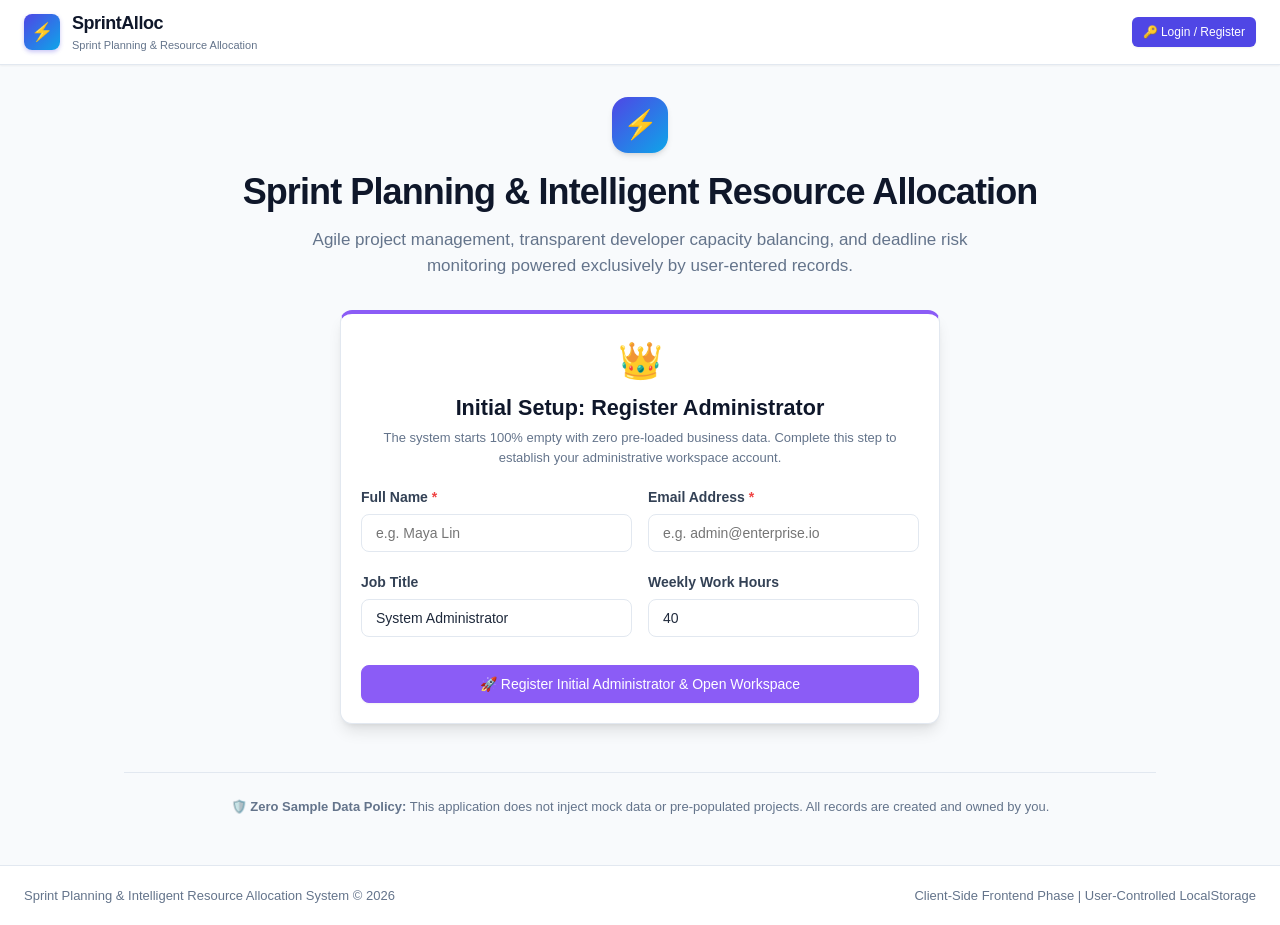
<file: index.html>
<!DOCTYPE html>
<html lang="en">
<head>
  <meta charset="UTF-8">
  <meta name="viewport" content="width=device-width, initial-scale=1.0">
  <meta http-equiv="refresh" content="0; url=frontend/index.html">
  <title>Sprint Planning &amp; Intelligent Resource Allocation</title>
  <script>
    window.location.replace('frontend/index.html' + window.location.search + window.location.hash);
  </script>
</head>
<body style="font-family: -apple-system, BlinkMacSystemFont, 'Segoe UI', Roboto, sans-serif; display: flex; align-items: center; justify-content: center; height: 100vh; margin: 0; background: #f8fafc; color: #1e293b;">
  <div style="text-align: center; max-width: 480px; padding: 2rem; background: #ffffff; border-radius: 12px; box-shadow: 0 4px 6px -1px rgba(0,0,0,0.1);">
    <div style="font-size: 2.5rem; margin-bottom: 0.5rem;">⚡</div>
    <h2 style="margin: 0 0 0.5rem 0; font-size: 1.25rem;">Sprint Planning &amp; Resource Allocation</h2>
    <p style="margin: 0 0 1rem 0; color: #64748b; font-size: 0.875rem;">Opening workspace...</p>
    <a href="frontend/index.html" style="display: inline-block; padding: 0.5rem 1rem; background: #2563eb; color: #ffffff; text-decoration: none; border-radius: 6px; font-size: 0.875rem; font-weight: 500;">Enter Workspace &rarr;</a>
  </div>
</body>
</html>
</file>
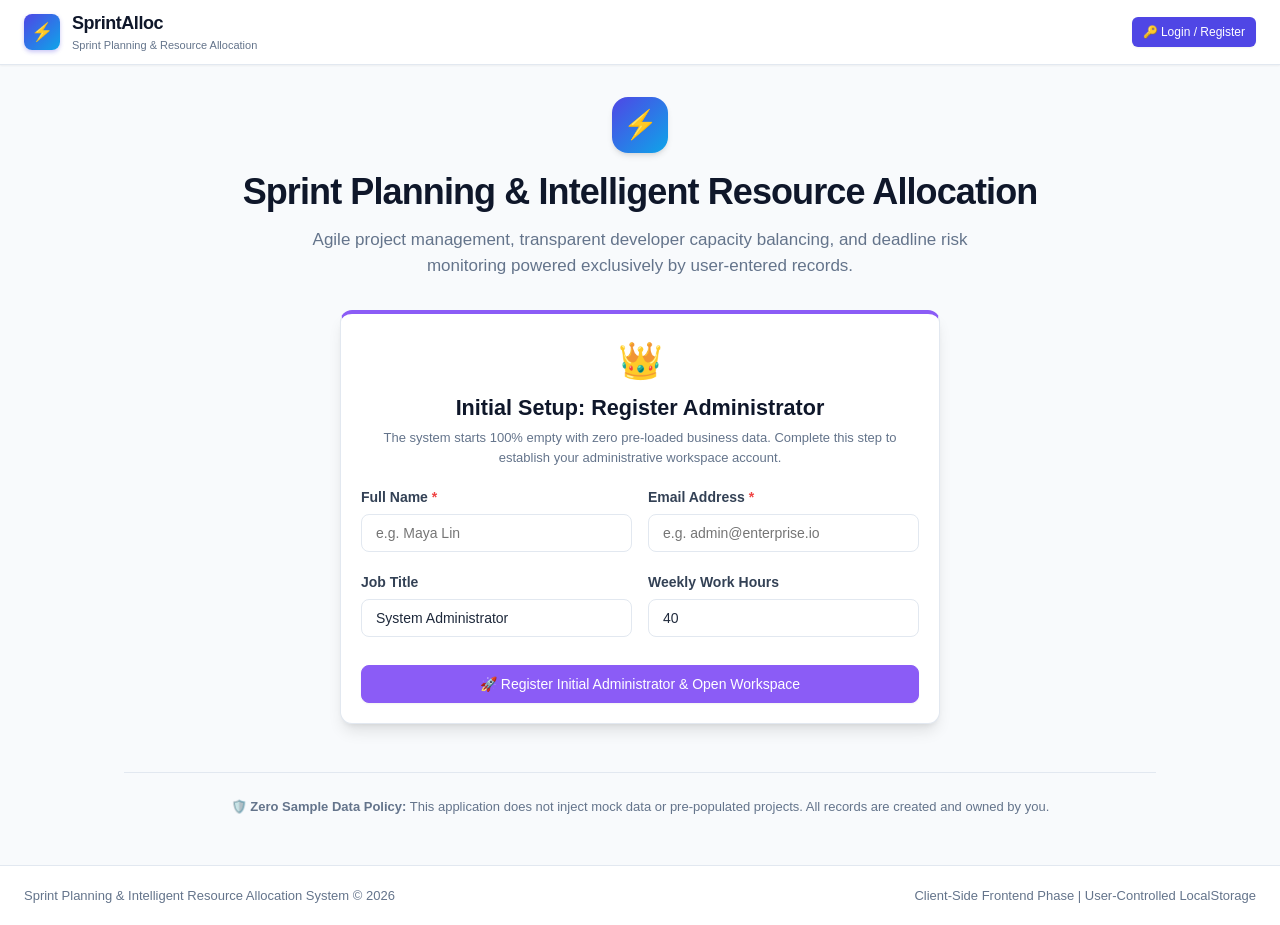
<file: frontend/index.html>
<!DOCTYPE html>
<html lang="en">
<head>
  <meta charset="UTF-8">
  <meta name="viewport" content="width=device-width, initial-scale=1.0">
  <title>SprintAlloc - Sprint Planning &amp; Intelligent Resource Allocation</title>
  <link rel="stylesheet" href="css/style.css">
  <link rel="stylesheet" href="css/dashboard.css">
  <link rel="stylesheet" href="css/responsive.css">
</head>
<body>

  <!-- Dynamic Navigation Mount -->
  <div id="navbar-container"></div>

  <!-- Main Container -->
  <main class="container" style="max-width: 1080px; padding-top: 2rem; padding-bottom: 3rem;">

    <!-- Brand Header -->
    <header style="text-align: center; margin-bottom: 2rem;">
      <div style="display: inline-flex; align-items: center; justify-content: center; width: 3.5rem; height: 3.5rem; background: linear-gradient(135deg, var(--primary) 0%, var(--secondary) 100%); color: #fff; font-size: 1.75rem; border-radius: var(--radius-xl); box-shadow: var(--shadow-md); margin-bottom: 0.75rem;">
        ⚡
      </div>
      <h1 style="font-size: 2.25rem; font-weight: 800; color: var(--slate-900); letter-spacing: -0.025em; margin-bottom: 0.5rem;">
        Sprint Planning &amp; Intelligent Resource Allocation
      </h1>
      <p style="font-size: 1.0625rem; color: var(--text-muted); max-width: 680px; margin: 0 auto;">
        Agile project management, transparent developer capacity balancing, and deadline risk monitoring powered exclusively by user-entered records.
      </p>
    </header>

    <!-- Initial Setup Container (Shown when NO Administrator is registered) -->
    <section id="first-admin-setup-card" class="card" style="max-width: 600px; margin: 0 auto 2.5rem; border-top: 4px solid var(--purple); box-shadow: var(--shadow-lg);">
      <div style="text-align: center; margin-bottom: 1.25rem;">
        <span style="font-size: 2.25rem;">👑</span>
        <h2 style="font-size: 1.35rem; font-weight: 800; color: var(--slate-900); margin-top: 0.25rem;">
          Initial Setup: Register Administrator
        </h2>
        <p style="font-size: 0.8125rem; color: var(--text-muted); margin-top: 0.25rem;">
          The system starts 100% empty with zero pre-loaded business data. Complete this step to establish your administrative workspace account.
        </p>
      </div>

      <form id="first-admin-form">
        <div class="form-row">
          <div class="form-group">
            <label class="form-label form-label-required" for="setup-admin-name">Full Name</label>
            <input type="text" id="setup-admin-name" class="form-control" placeholder="e.g. Maya Lin" required>
          </div>
          <div class="form-group">
            <label class="form-label form-label-required" for="setup-admin-email">Email Address</label>
            <input type="email" id="setup-admin-email" class="form-control" placeholder="e.g. admin@enterprise.io" required>
          </div>
        </div>

        <div class="form-row">
          <div class="form-group">
            <label class="form-label" for="setup-admin-title">Job Title</label>
            <input type="text" id="setup-admin-title" class="form-control" placeholder="e.g. Director of Engineering" value="System Administrator">
          </div>
          <div class="form-group">
            <label class="form-label" for="setup-admin-capacity">Weekly Work Hours</label>
            <input type="number" id="setup-admin-capacity" class="form-control" value="40" min="10" max="60">
          </div>
        </div>

        <button type="submit" class="btn btn-primary" style="background-color: var(--purple); border-color: var(--purple); width: 100%; margin-top: 0.5rem;">
          🚀 Register Initial Administrator &amp; Open Workspace
        </button>
      </form>
    </section>

    <!-- Role Access Container (Shown when Users Exist) -->
    <div id="role-login-section" style="display: none;">

      <h2 style="font-size: 1.125rem; font-weight: 700; color: var(--slate-800); margin-bottom: 1.25rem; text-align: center;">
        Select Role to Enter Workspace
      </h2>

      <div style="display: grid; grid-template-columns: repeat(auto-fit, minmax(300px, 1fr)); gap: 1.5rem; margin-bottom: 2.5rem;">

        <!-- 1. Administrator Portal Card -->
        <div class="card" style="display: flex; flex-direction: column; border-top: 4px solid var(--purple);">
          <div style="display: flex; align-items: center; justify-content: space-between; margin-bottom: 0.75rem;">
            <span style="font-size: 2rem;">👑</span>
            <span class="user-role-tag role-admin" style="border: 1px solid currentColor; padding: 0.2rem 0.5rem; border-radius: var(--radius-sm);">ADMINISTRATOR</span>
          </div>
          <h3 style="font-size: 1.25rem; font-weight: 700; color: var(--slate-900); margin-bottom: 0.25rem;">
            Administrator Access
          </h3>
          <p style="font-size: 0.8125rem; color: var(--text-muted); margin-bottom: 1rem;">
            Project governance, team provisioning, and organization-wide metrics.
          </p>

          <div id="admin-user-selector-wrap" class="form-group" style="flex: 1;">
            <label class="form-label" for="admin-user-select">Select Administrator Profile:</label>
            <select id="admin-user-select" class="form-control"></select>
          </div>

          <button id="btn-enter-admin" class="btn btn-primary" style="background-color: var(--purple); border-color: var(--purple); width: 100%;">
            Enter as Administrator &rarr;
          </button>
        </div>

        <!-- 2. Project Manager Portal Card -->
        <div class="card" style="display: flex; flex-direction: column; border-top: 4px solid var(--primary);">
          <div style="display: flex; align-items: center; justify-content: space-between; margin-bottom: 0.75rem;">
            <span style="font-size: 2rem;">👔</span>
            <span class="user-role-tag role-manager" style="border: 1px solid currentColor; padding: 0.2rem 0.5rem; border-radius: var(--radius-sm);">PROJECT MANAGER</span>
          </div>
          <h3 style="font-size: 1.25rem; font-weight: 700; color: var(--slate-900); margin-bottom: 0.25rem;">
            Project Manager Access
          </h3>
          <p style="font-size: 0.8125rem; color: var(--text-muted); margin-bottom: 1rem;">
            Sprint planning, task allocation, developer matching, and deadline monitoring.
          </p>

          <div id="pm-user-selector-wrap" class="form-group" style="flex: 1;">
            <label class="form-label" for="pm-user-select">Select Project Manager Profile:</label>
            <select id="pm-user-select" class="form-control"></select>
          </div>

          <button id="btn-enter-pm" class="btn btn-primary" style="width: 100%;">
            Enter as Project Manager &rarr;
          </button>
        </div>

        <!-- 3. Developer Portal Card -->
        <div class="card" style="display: flex; flex-direction: column; border-top: 4px solid var(--success);">
          <div style="display: flex; align-items: center; justify-content: space-between; margin-bottom: 0.75rem;">
            <span style="font-size: 2rem;">💻</span>
            <span class="user-role-tag role-developer" style="border: 1px solid currentColor; padding: 0.2rem 0.5rem; border-radius: var(--radius-sm);">DEVELOPER</span>
          </div>
          <h3 style="font-size: 1.25rem; font-weight: 700; color: var(--slate-900); margin-bottom: 0.25rem;">
            Developer Access
          </h3>
          <p style="font-size: 0.8125rem; color: var(--text-muted); margin-bottom: 1rem;">
            Assigned project tasks, actual effort tracking, and personal progress updates.
          </p>

          <div id="dev-user-selector-wrap" class="form-group" style="flex: 1;">
            <label class="form-label" for="dev-user-select">Select Developer Profile:</label>
            <select id="dev-user-select" class="form-control"></select>
          </div>

          <button id="btn-enter-dev" class="btn btn-success" style="width: 100%;">
            Enter as Developer &rarr;
          </button>
        </div>

      </div>

      <!-- Direct Project ID Access Box -->
      <section class="card" style="max-width: 600px; margin: 0 auto; text-align: center; padding: 1.5rem;">
        <h3 style="font-size: 1.0625rem; font-weight: 700; color: var(--slate-900); margin-bottom: 0.35rem;">
          🔍 Authorized Project ID Direct Jump
        </h3>
        <p style="font-size: 0.8125rem; color: var(--text-muted); margin-bottom: 1rem;">
          Enter an authorized Project ID to directly open its dashboard:
        </p>
        <form id="project-jump-form" style="display: flex; gap: 0.5rem; justify-content: center; max-width: 420px; margin: 0 auto;">
          <input type="text" id="project-jump-input" class="form-control" placeholder="Enter Project ID (e.g. PRJ-001)" style="font-weight: 600; text-transform: uppercase;" required>
          <button type="submit" class="btn btn-primary">Open</button>
        </form>
      </section>

    </div>

    <!-- Data Policy Disclaimer Note -->
    <div style="margin-top: 3rem; text-align: center; font-size: 0.8125rem; color: var(--text-muted); border-top: 1px solid var(--border-color); padding-top: 1.5rem;">
      <p>🛡️ <strong>Zero Sample Data Policy:</strong> This application does not inject mock data or pre-populated projects. All records are created and owned by you.</p>
    </div>

  </main>

  <!-- Footer -->
  <footer class="footer">
    <div class="footer-content">
      <span>Sprint Planning &amp; Intelligent Resource Allocation System &copy; 2026</span>
      <span>Client-Side Frontend Phase | User-Controlled LocalStorage</span>
    </div>
  </footer>

  <!-- Scripts -->
  <script src="js/storage.js"></script>
  <script src="js/auth.js"></script>
  <script src="js/navigation.js"></script>
  <script>
    document.addEventListener('DOMContentLoaded', () => {
      try {
        const storage = window.storageManager;
        const auth = window.authManager;

        if (auth && typeof auth.renderNavbar === 'function') {
          auth.renderNavbar('login');
        }

        const allUsers = (storage && typeof storage.getUsers === 'function') ? storage.getUsers() : [];
        const adminUsers = allUsers.filter(u => u.role === 'admin');
        const pmUsers = allUsers.filter(u => u.role === 'manager');
        const devUsers = allUsers.filter(u => u.role === 'developer');

        const setupCard = document.getElementById('first-admin-setup-card');
        const loginSection = document.getElementById('role-login-section');

        if (adminUsers.length === 0) {
          // First Launch: Show setup form
          if (setupCard) setupCard.style.display = 'block';
          if (loginSection) loginSection.style.display = 'none';
        } else {
          // Users exist: Show login role cards
          if (setupCard) setupCard.style.display = 'none';
          if (loginSection) loginSection.style.display = 'block';

          // Populate Admin dropdown
          const adminSelect = document.getElementById('admin-user-select');
          if (adminSelect) {
            adminSelect.innerHTML = adminUsers.map(u => `<option value="${u.id}">${u.name} (${u.email})</option>`).join('');
          }

          // Populate PM dropdown
          const pmSelect = document.getElementById('pm-user-select');
          if (pmSelect) {
            if (pmUsers.length > 0) {
              pmSelect.innerHTML = pmUsers.map(u => `<option value="${u.id}">${u.name} (${u.email})</option>`).join('');
            } else {
              pmSelect.innerHTML = `<option value="">No PM accounts registered yet</option>`;
              const btnPm = document.getElementById('btn-enter-pm');
              if (btnPm) btnPm.disabled = true;
            }
          }

          // Populate Dev dropdown
          const devSelect = document.getElementById('dev-user-select');
          if (devSelect) {
            if (devUsers.length > 0) {
              devSelect.innerHTML = devUsers.map(u => `<option value="${u.id}">${u.name} (${u.email})</option>`).join('');
            } else {
              devSelect.innerHTML = `<option value="">No developer accounts registered yet</option>`;
              const btnDev = document.getElementById('btn-enter-dev');
              if (btnDev) btnDev.disabled = true;
            }
          }
        }
      } catch (err) {
        console.error('Initialization error in index.html:', err);
        const setupCard = document.getElementById('first-admin-setup-card');
        if (setupCard) setupCard.style.display = 'block';
      }

      // First admin form submission
      document.getElementById('first-admin-form')?.addEventListener('submit', (e) => {
        e.preventDefault();
        const storage = window.storageManager;
        const auth = window.authManager;
        const name = document.getElementById('setup-admin-name').value;
        const email = document.getElementById('setup-admin-email').value;
        const title = document.getElementById('setup-admin-title').value;
        const cap = document.getElementById('setup-admin-capacity').value;

        const res = storage.registerFirstAdmin(name, email, title, [], cap);
        if (res.success) {
          auth.showToast(`Administrator account created for ${res.user.name}!`, 'success');
          setTimeout(() => {
            window.location.href = 'admin.html';
          }, 500);
        } else {
          auth.showToast(res.error, 'danger');
        }
      });

      // Role enter handlers
      document.getElementById('btn-enter-admin')?.addEventListener('click', () => {
        const auth = window.authManager;
        const userId = document.getElementById('admin-user-select').value;
        if (userId && auth.login(userId)) {
          window.location.href = 'admin.html';
        }
      });

      document.getElementById('btn-enter-pm')?.addEventListener('click', () => {
        const auth = window.authManager;
        const userId = document.getElementById('pm-user-select').value;
        if (userId && auth.login(userId)) {
          window.location.href = 'manager.html';
        }
      });

      document.getElementById('btn-enter-dev')?.addEventListener('click', () => {
        const auth = window.authManager;
        const userId = document.getElementById('dev-user-select').value;
        if (userId && auth.login(userId)) {
          window.location.href = 'developer.html';
        }
      });

      // Direct project jump
      document.getElementById('project-jump-form')?.addEventListener('submit', (e) => {
        e.preventDefault();
        const storage = window.storageManager;
        const auth = window.authManager;
        const inputId = document.getElementById('project-jump-input').value.trim().toUpperCase();
        const project = storage.getProjectById(inputId);
        if (project) {
          storage.setActiveProject(project.id);
          const currentUser = auth.getCurrentUser();
          if (currentUser && currentUser.role === 'developer') {
            window.location.href = `developer.html?projectId=${project.id}`;
          } else {
            window.location.href = `manager.html?projectId=${project.id}`;
          }
        } else {
          auth.showToast(`Project ID "${inputId}" does not exist in records.`, 'danger');
        }
      });
    });
  </script>
</body>
</html>
</file>
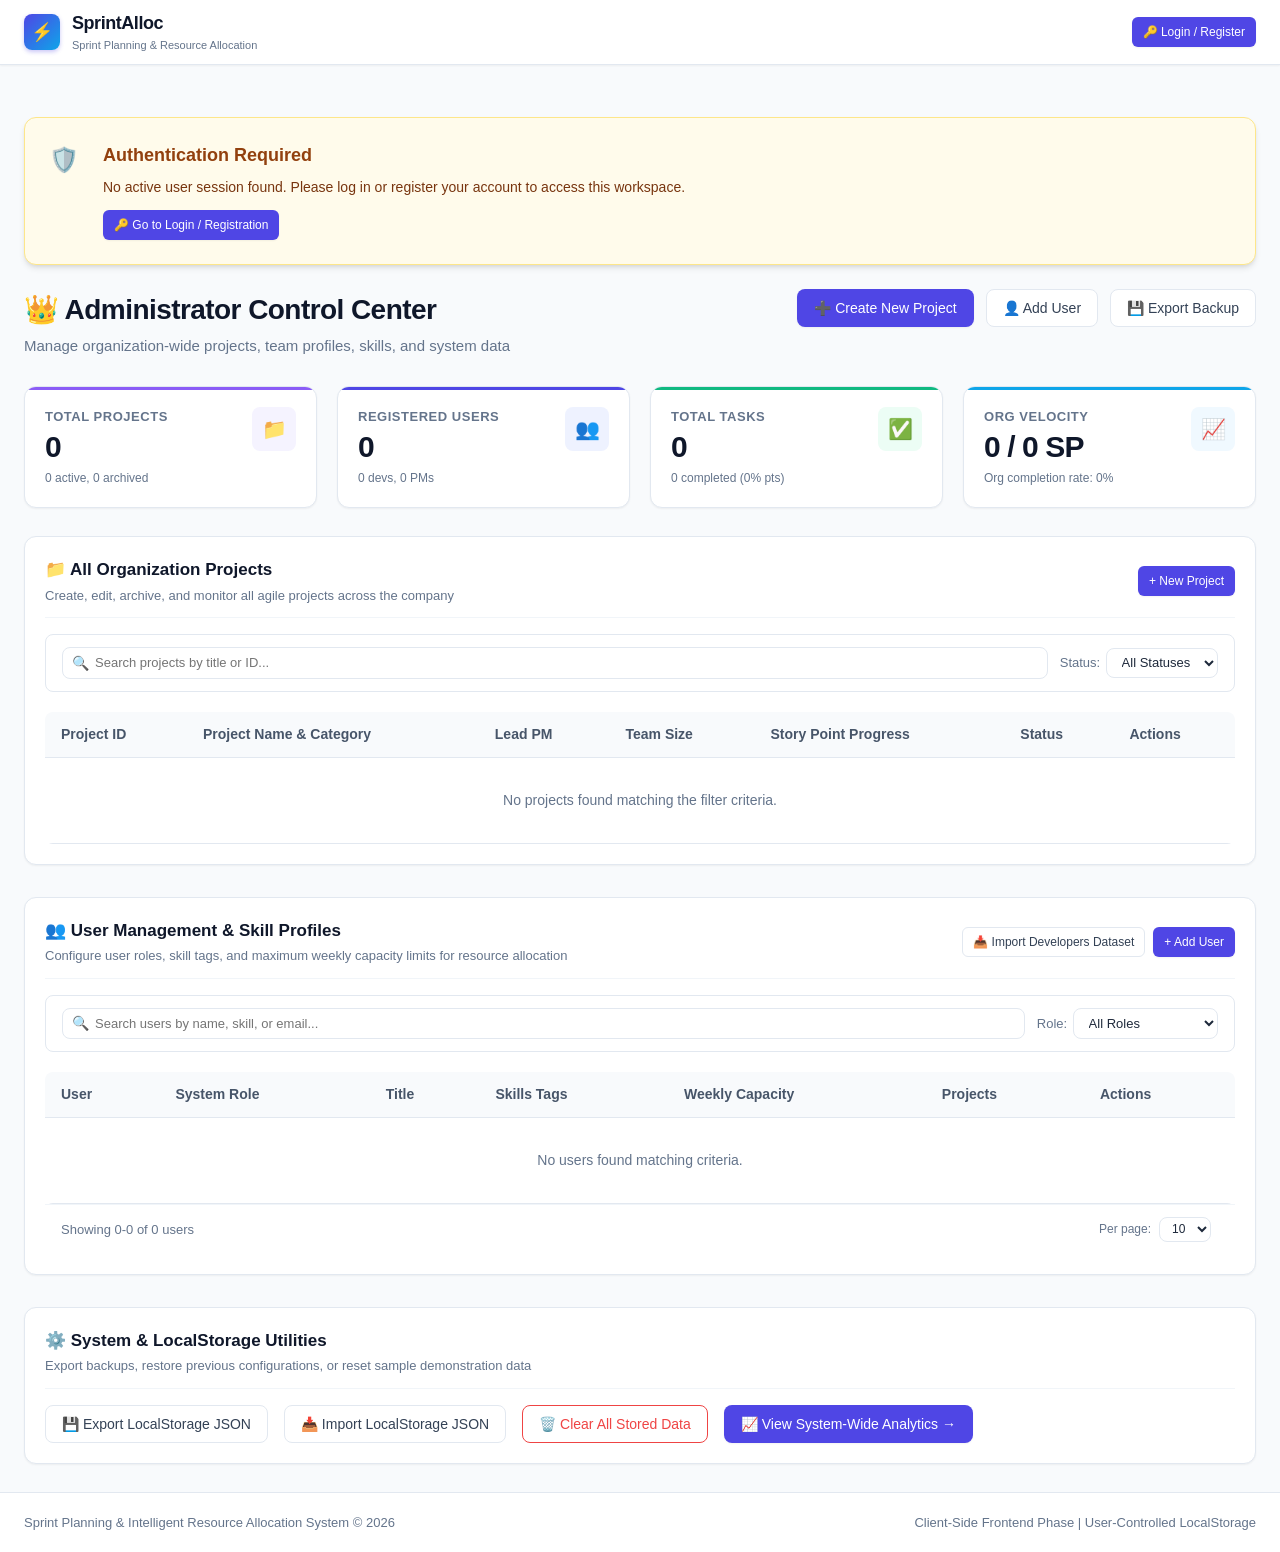
<file: frontend/admin.html>
<!DOCTYPE html>
<html lang="en">
<head>
  <meta charset="UTF-8">
  <meta name="viewport" content="width=device-width, initial-scale=1.0">
  <title>Admin Dashboard - SprintAlloc</title>
  <link rel="stylesheet" href="css/style.css">
  <link rel="stylesheet" href="css/dashboard.css">
  <link rel="stylesheet" href="css/responsive.css">
</head>
<body>

  <!-- Dynamic Navigation Mount -->
  <div id="navbar-container"></div>

  <!-- Main Container -->
  <main class="container">

    <!-- Page Header -->
    <header class="page-header">
      <div class="page-title-group">
        <h1>👑 Administrator Control Center</h1>
        <p class="page-subtitle">Manage organization-wide projects, team profiles, skills, and system data</p>
      </div>
      <div class="page-actions">
        <a href="create-project.html" class="btn btn-primary">➕ Create New Project</a>
        <button class="btn btn-secondary" onclick="window.adminController.openAddUserModal()">👤 Add User</button>
        <button class="btn btn-secondary" onclick="window.adminController.handleExportBackup()">💾 Export Backup</button>
      </div>
    </header>

    <!-- Top Metrics Grid -->
    <section class="metrics-grid" aria-label="System Metrics">
      <div class="metric-card purple">
        <div class="metric-info">
          <span class="metric-label">Total Projects</span>
          <span class="metric-value" id="metric-total-projects">0</span>
          <span class="metric-sub" id="metric-sub-projects">0 active</span>
        </div>
        <div class="metric-icon-wrap purple">📁</div>
      </div>

      <div class="metric-card primary">
        <div class="metric-info">
          <span class="metric-label">Registered Users</span>
          <span class="metric-value" id="metric-total-users">0</span>
          <span class="metric-sub" id="metric-sub-users">0 devs, 0 PMs</span>
        </div>
        <div class="metric-icon-wrap primary">👥</div>
      </div>

      <div class="metric-card success">
        <div class="metric-info">
          <span class="metric-label">Total Tasks</span>
          <span class="metric-value" id="metric-total-tasks">0</span>
          <span class="metric-sub" id="metric-sub-tasks">0 completed</span>
        </div>
        <div class="metric-icon-wrap success">✅</div>
      </div>

      <div class="metric-card info">
        <div class="metric-info">
          <span class="metric-label">Org Velocity</span>
          <span class="metric-value" id="metric-total-points">0 SP</span>
          <span class="metric-sub" id="metric-sub-points">Completion rate: 0%</span>
        </div>
        <div class="metric-icon-wrap info">📈</div>
      </div>
    </section>

    <!-- Projects Management Section -->
    <section class="card" style="margin-bottom: 2rem;">
      <div class="card-header">
        <div>
          <h2 class="card-title">📁 All Organization Projects</h2>
          <p class="card-description">Create, edit, archive, and monitor all agile projects across the company</p>
        </div>
        <a href="create-project.html" class="btn btn-sm btn-primary">+ New Project</a>
      </div>

      <!-- Filters -->
      <div class="filter-bar">
        <div class="search-input-wrap">
          <span class="search-icon">🔍</span>
          <input type="text" id="project-search" class="search-input" placeholder="Search projects by title or ID...">
        </div>

        <div class="filter-group">
          <span class="filter-label">Status:</span>
          <select id="project-filter-status" class="form-control" style="width: auto; padding: 0.35rem 0.65rem; font-size: 0.8125rem;">
            <option value="all">All Statuses</option>
            <option value="active">Active</option>
            <option value="planning">Planning</option>
            <option value="archived">Archived</option>
          </select>
        </div>
      </div>

      <!-- Table -->
      <div class="table-responsive">
        <table class="table">
          <thead>
            <tr>
              <th>Project ID</th>
              <th>Project Name &amp; Category</th>
              <th>Lead PM</th>
              <th>Team Size</th>
              <th>Story Point Progress</th>
              <th>Status</th>
              <th>Actions</th>
            </tr>
          </thead>
          <tbody id="projects-table-body">
            <!-- Dynamic project rows -->
          </tbody>
        </table>
      </div>
    </section>

    <!-- User & Skills Management Section -->
    <section class="card" style="margin-bottom: 2rem;">
      <div class="card-header">
        <div>
          <h2 class="card-title">👥 User Management &amp; Skill Profiles</h2>
          <p class="card-description">Configure user roles, skill tags, and maximum weekly capacity limits for resource allocation</p>
        </div>
        <div style="display: flex; gap: 0.5rem; align-items: center;">
          <button class="btn btn-sm btn-secondary" onclick="window.adminController.openImportDevModal()">📥 Import Developers Dataset</button>
          <button class="btn btn-sm btn-primary" onclick="window.adminController.openAddUserModal()">+ Add User</button>
        </div>
      </div>

      <!-- User Filters -->
      <div class="filter-bar">
        <div class="search-input-wrap">
          <span class="search-icon">🔍</span>
          <input type="text" id="user-search" class="search-input" placeholder="Search users by name, skill, or email...">
        </div>

        <div class="filter-group">
          <span class="filter-label">Role:</span>
          <select id="user-filter-role" class="form-control" style="width: auto; padding: 0.35rem 0.65rem; font-size: 0.8125rem;">
            <option value="all">All Roles</option>
            <option value="developer">Developers</option>
            <option value="manager">Project Managers</option>
            <option value="admin">Administrators</option>
          </select>
        </div>
      </div>

      <!-- Table -->
      <div class="table-responsive">
        <table class="table">
          <thead>
            <tr>
              <th>User</th>
              <th>System Role</th>
              <th>Title</th>
              <th>Skills Tags</th>
              <th>Weekly Capacity</th>
              <th>Projects</th>
              <th>Actions</th>
            </tr>
          </thead>
          <tbody id="users-table-body">
            <!-- Dynamic user rows -->
          </tbody>
        </table>
      </div>

      <!-- User Pagination Controls -->
      <div id="user-pagination-bar" style="display: flex; justify-content: space-between; align-items: center; padding: 0.75rem 1rem; border-top: 1px solid var(--border-subtle); font-size: 0.8125rem;">
        <div id="user-pagination-info" style="color: var(--text-muted);">Showing 0-0 of 0 users</div>
        <div style="display: flex; gap: 0.5rem; align-items: center;">
          <label style="color: var(--text-muted); font-size: 0.75rem;">Per page:</label>
          <select id="user-page-size" class="form-control" style="width: auto; padding: 0.2rem 0.5rem; font-size: 0.75rem;" onchange="window.adminController.handlePageSizeChange(this.value)">
            <option value="10">10</option>
            <option value="25">25</option>
            <option value="50">50</option>
            <option value="all">All</option>
          </select>
          <div id="user-pagination-buttons" style="display: flex; gap: 0.25rem;"></div>
        </div>
      </div>
    </section>

    <!-- System Utilities & Storage Controls -->
    <section class="card">
      <div class="card-header">
        <div>
          <h2 class="card-title">⚙️ System &amp; LocalStorage Utilities</h2>
          <p class="card-description">Export backups, restore previous configurations, or reset sample demonstration data</p>
        </div>
      </div>
      <div style="display: flex; gap: 1rem; flex-wrap: wrap; align-items: center;">
        <button class="btn btn-secondary" onclick="window.adminController.handleExportBackup()">
          💾 Export LocalStorage JSON
        </button>
        <button class="btn btn-secondary" onclick="window.adminController.openImportModal()">
          📥 Import LocalStorage JSON
        </button>
        <button class="btn btn-outline-danger" onclick="window.adminController.handleClearAllData()">
          🗑️ Clear All Stored Data
        </button>
        <a href="analytics.html" class="btn btn-primary">
          📈 View System-Wide Analytics &rarr;
        </a>
      </div>
    </section>

  </main>

  <!-- Add / Edit User Modal -->
  <div class="modal-backdrop" id="user-modal">
    <div class="modal-dialog">
      <div class="modal-header">
        <h3 class="modal-title" id="user-modal-title">👤 Add New User</h3>
        <button type="button" class="modal-close" onclick="window.adminController.closeUserModal()">&times;</button>
      </div>
      <form id="user-form">
        <div class="modal-body">
          <input type="hidden" id="user-id">

          <div class="form-row">
            <div class="form-group">
              <label class="form-label form-label-required" for="user-name">Full Name</label>
              <input type="text" id="user-name" class="form-control" placeholder="e.g. Maya Patel" required>
            </div>
            <div class="form-group">
              <label class="form-label form-label-required" for="user-email">Email Address</label>
              <input type="email" id="user-email" class="form-control" placeholder="e.g. maya@enterprise.io" required>
            </div>
          </div>

          <div class="form-row">
            <div class="form-group">
              <label class="form-label form-label-required" for="user-role">System Role</label>
              <select id="user-role" class="form-control" required>
                <option value="developer">Developer (Task execution, effort logging)</option>
                <option value="manager">Project Manager (Sprints, allocation, risks)</option>
                <option value="admin">Administrator (Org control, users, projects)</option>
              </select>
            </div>
            <div class="form-group">
              <label class="form-label" for="user-title">Job Title</label>
              <input type="text" id="user-title" class="form-control" placeholder="e.g. Fullstack Engineer">
            </div>
          </div>

          <div class="form-row">
            <div class="form-group">
              <label class="form-label" for="user-exp">Experience Level</label>
              <select id="user-exp" class="form-control">
                <option value="Senior">Senior (High velocity &amp; architectural autonomy)</option>
                <option value="Mid">Mid-Level (Balanced velocity)</option>
                <option value="Junior">Junior (Growing proficiency)</option>
              </select>
            </div>
            <div class="form-group">
              <label class="form-label form-label-required" for="user-capacity">Max Weekly Hours</label>
              <input type="number" id="user-capacity" class="form-control" value="40" min="10" max="60" required>
              <span class="form-text">Used for workload capacity balancing calculations</span>
            </div>
          </div>

          <div class="form-group">
            <label class="form-label" for="user-skills">Skills (Comma-separated)</label>
            <input type="text" id="user-skills" class="form-control" placeholder="e.g. JavaScript, Docker, AWS, React, SQL">
            <span class="form-text">These skills will be matched against task requirements by the allocation algorithm.</span>
          </div>
        </div>

        <div class="modal-footer">
          <button type="button" class="btn btn-secondary" onclick="window.adminController.closeUserModal()">Cancel</button>
          <button type="submit" class="btn btn-primary">Save User Profile</button>
        </div>
      </form>
    </div>
  </div>

  <!-- Import Developer Dataset Modal -->
  <div class="modal-backdrop" id="import-dev-modal">
    <div class="modal-dialog" style="max-width: 680px;">
      <div class="modal-header">
        <h3 class="modal-title">📥 Import Developer Dataset (CSV / JSON)</h3>
        <button type="button" class="modal-close" onclick="window.adminController.closeImportDevModal()">&times;</button>
      </div>
      <div class="modal-body">
        <p style="font-size: 0.8125rem; color: var(--text-muted); margin-bottom: 0.75rem;">
          Import real developer records from CSV or JSON. Every record is validated line-by-line. Duplicate emails/IDs and incomplete records will be audited and reported below.
        </p>

        <div style="background-color: var(--slate-50); border: 1px solid var(--border-color); border-radius: var(--radius-sm); padding: 0.75rem; font-size: 0.75rem; margin-bottom: 1rem;">
          <strong style="color: var(--slate-900);">Supported Columns (CSV with header):</strong><br>
          <code style="font-size: 0.75rem;">name, email, role, title, experienceLevel, skills, maxWeeklyHours, id, assignedProjects</code><br>
          <span style="color: var(--text-muted); font-size: 0.7rem;">Example: <code>Marcus Wright, marcus@co.org, developer, Senior Backend, Senior, "Docker, Node.js, PostgreSQL", 40, DEV-101, PRJ-001</code></span>
        </div>

        <div class="form-group">
          <label class="form-label" for="import-dev-file">Upload File (.csv or .json)</label>
          <input type="file" id="import-dev-file" class="form-control" accept=".csv, .json, text/csv, application/json" onchange="window.adminController.handleFileSelected(this)">
        </div>

        <div class="form-group">
          <label class="form-label" for="import-dev-project">Associate with Project (Optional)</label>
          <select id="import-dev-project" class="form-control">
            <option value="">-- No direct project association (Global) --</option>
          </select>
        </div>

        <div class="form-group">
          <label class="form-label" for="import-dev-textarea">Or Paste Raw CSV / JSON Data</label>
          <textarea id="import-dev-textarea" class="form-control" rows="5" placeholder="name,email,title,experienceLevel,skills,maxWeeklyHours&#10;Marcus Wright,marcus@co.org,Senior Backend,Senior,&quot;Docker, Node.js&quot;,40"></textarea>
        </div>

        <!-- Validation Results Report Panel -->
        <div id="import-dev-results" style="display: none; margin-top: 1rem;"></div>
      </div>
      <div class="modal-footer">
        <button type="button" class="btn btn-secondary" onclick="window.adminController.closeImportDevModal()">Close</button>
        <button type="button" class="btn btn-primary" onclick="window.adminController.processDeveloperImport()">Validate &amp; Import Records</button>
      </div>
    </div>
  </div>

  <!-- Import Data Modal -->
  <div class="modal-backdrop" id="import-modal">
    <div class="modal-dialog">
      <div class="modal-header">
        <h3 class="modal-title">📥 Import LocalStorage JSON Backup</h3>
        <button type="button" class="modal-close" onclick="window.adminController.closeImportModal()">&times;</button>
      </div>
      <div class="modal-body">
        <div class="alert alert-warning" style="font-size: 0.8125rem;">
          ⚠️ <strong>Notice:</strong> Importing will replace your current LocalStorage projects, tasks, sprints, and users.
        </div>
        <div class="form-group">
          <label class="form-label" for="import-json-textarea">Paste Valid JSON</label>
          <textarea id="import-json-textarea" class="form-control" rows="8" placeholder='{"users": [...], "projects": [...], "sprints": [...], "tasks": [...]}'></textarea>
        </div>
      </div>
      <div class="modal-footer">
        <button type="button" class="btn btn-secondary" onclick="window.adminController.closeImportModal()">Cancel</button>
        <button type="button" class="btn btn-primary" onclick="window.adminController.handleImportData()">Import &amp; Restore</button>
      </div>
    </div>
  </div>

  <!-- Footer -->
  <footer class="footer">
    <div class="footer-content">
      <span>Sprint Planning &amp; Intelligent Resource Allocation System &copy; 2026</span>
      <span>Client-Side Frontend Phase | User-Controlled LocalStorage</span>
    </div>
  </footer>

  <!-- Scripts -->
  <script src="js/storage.js"></script>
  <script src="js/auth.js"></script>
  <script src="js/navigation.js"></script>
  <script src="js/admin.js"></script>
  <script>
    document.addEventListener('DOMContentLoaded', () => {
      window.adminController.init();
    });
  </script>
</body>
</html>
</file>
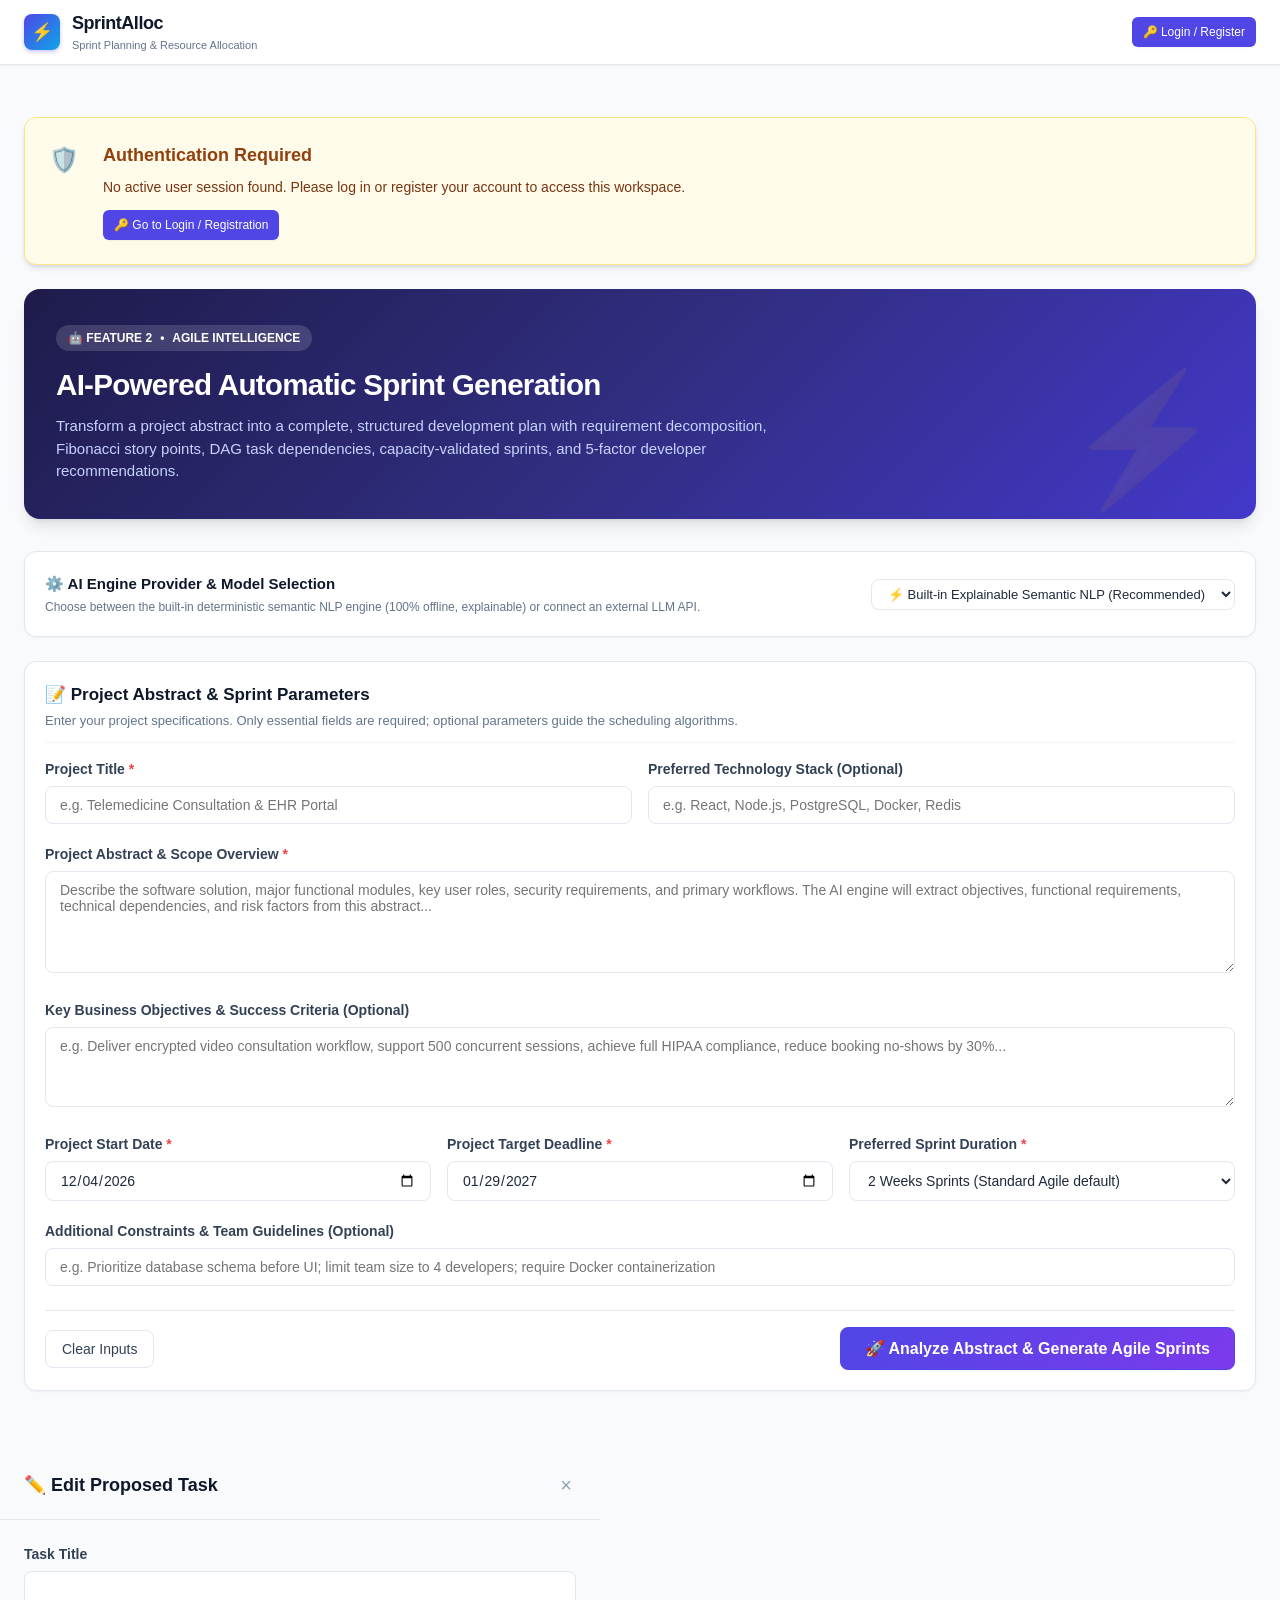
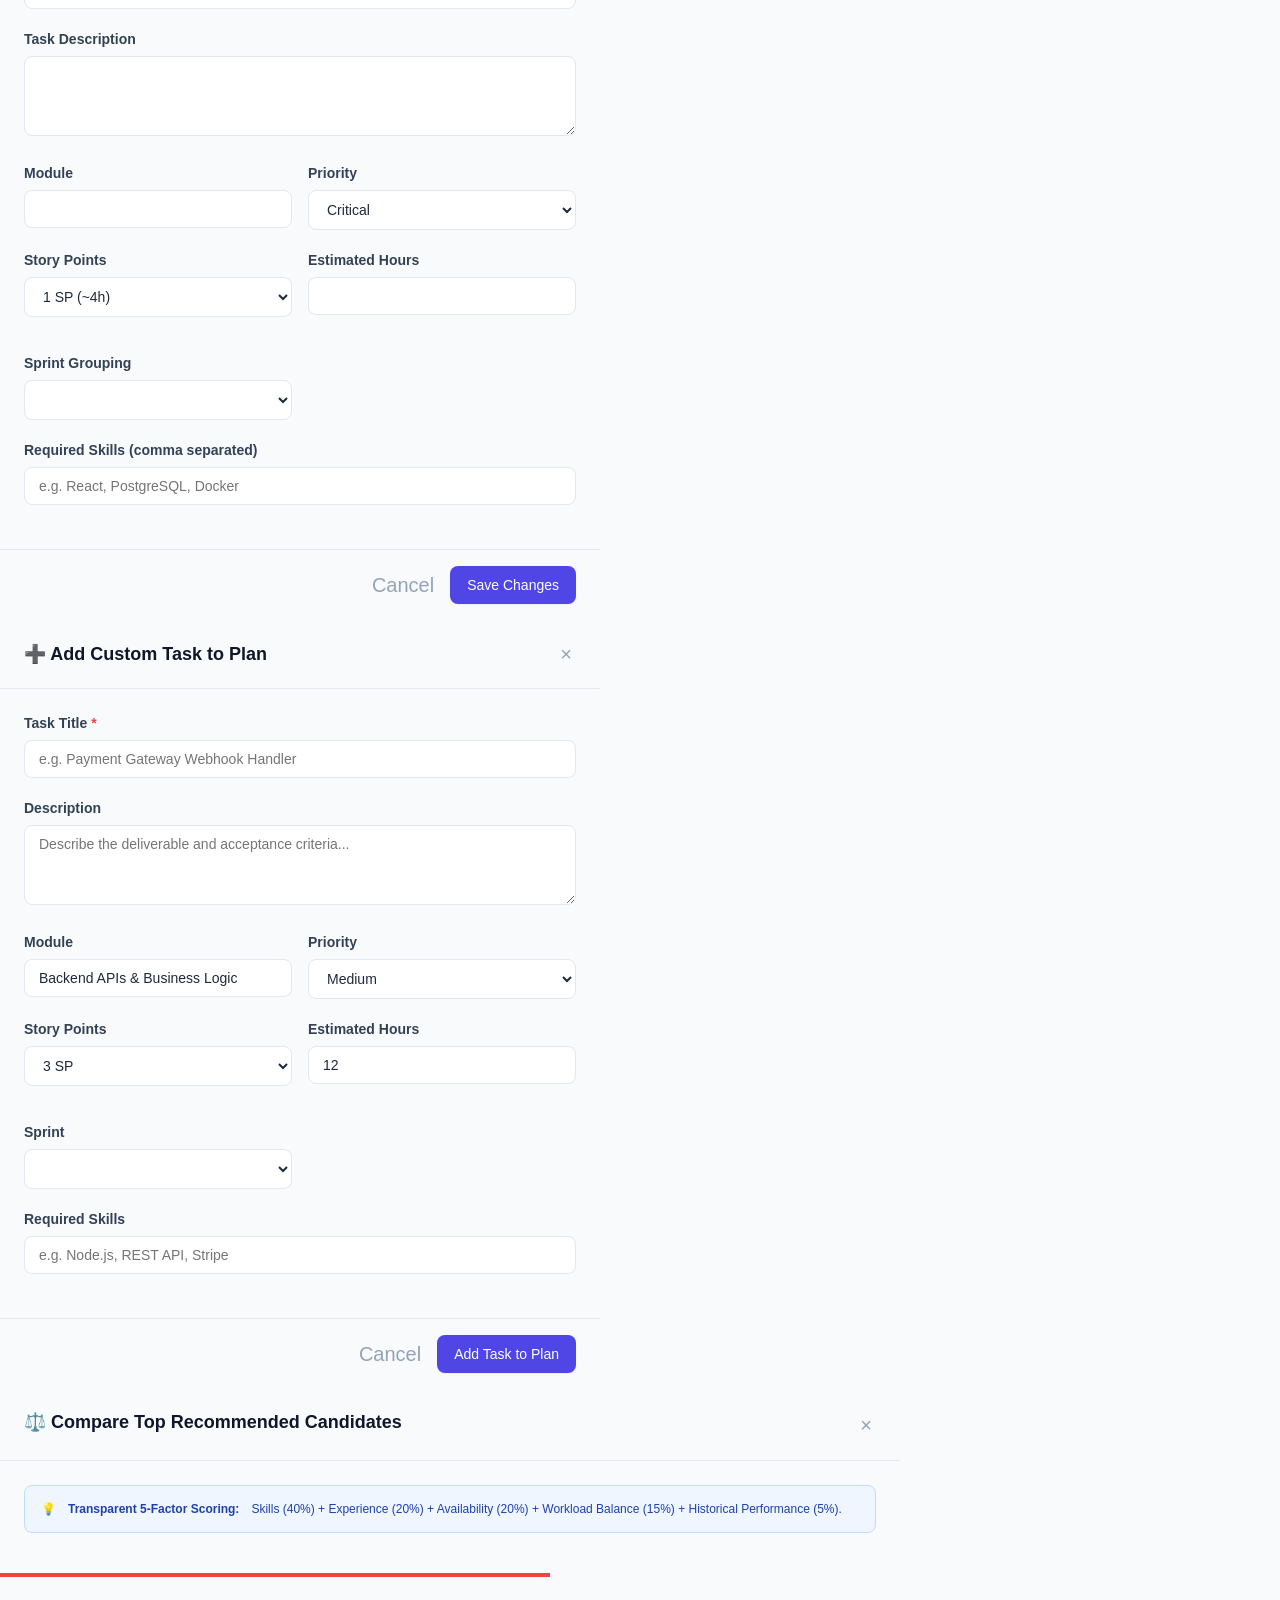
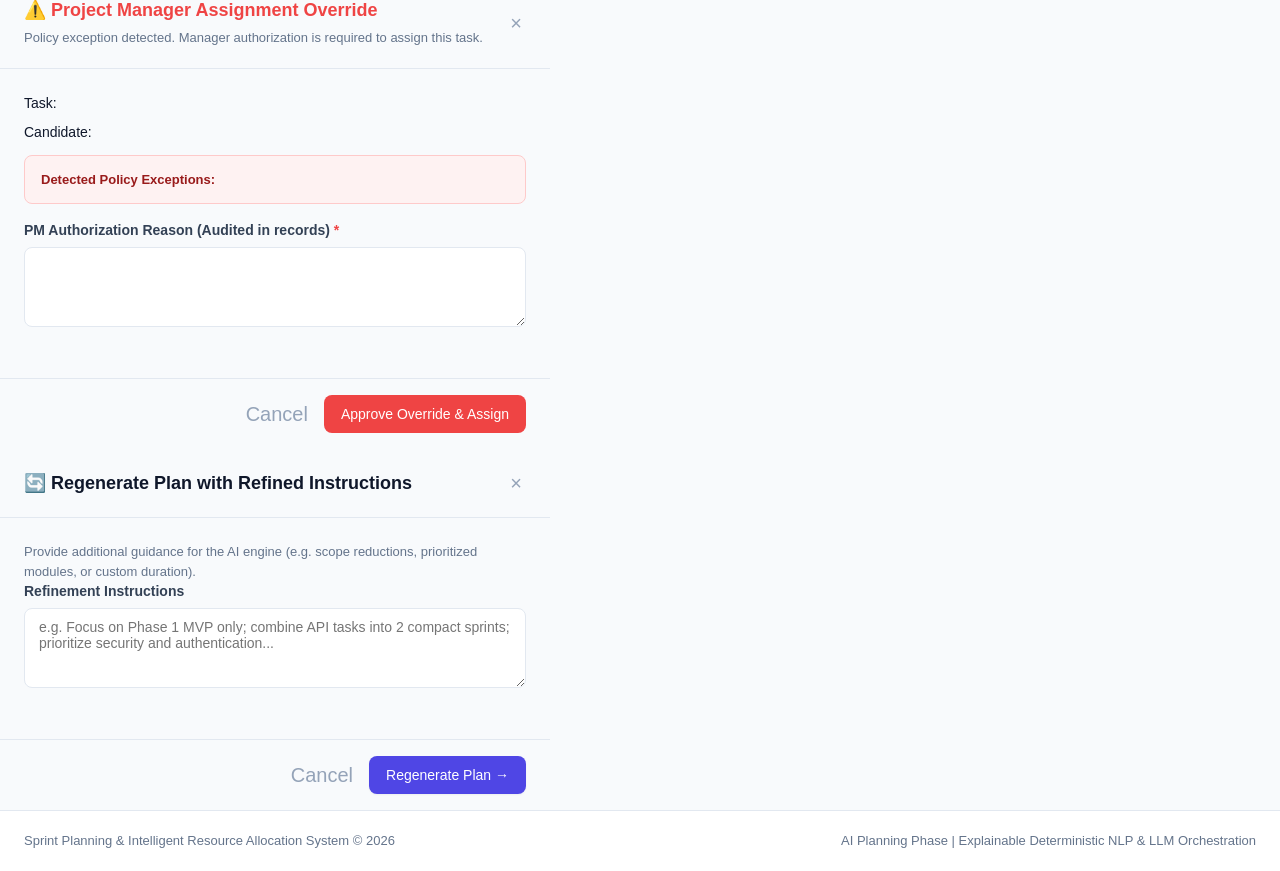
<file: frontend/ai-sprint-generator.html>
<!DOCTYPE html>
<html lang="en">
<head>
  <meta charset="UTF-8">
  <meta name="viewport" content="width=device-width, initial-scale=1.0">
  <title>AI Sprint Generator - SprintAlloc</title>
  <link rel="stylesheet" href="css/style.css">
  <link rel="stylesheet" href="css/dashboard.css">
  <link rel="stylesheet" href="css/responsive.css">
  <style>
    .generator-hero {
      background: linear-gradient(135deg, #1e1b4b 0%, #312e81 50%, #4338ca 100%);
      color: #fff;
      padding: 2.25rem 2rem;
      border-radius: var(--radius-xl);
      margin-bottom: 2rem;
      box-shadow: var(--shadow-lg);
      position: relative;
      overflow: hidden;
    }
    .generator-hero::after {
      content: '⚡';
      position: absolute;
      right: 2rem;
      bottom: -1rem;
      font-size: 8rem;
      opacity: 0.08;
      pointer-events: none;
    }
    .generator-hero h1 {
      font-size: 1.85rem;
      font-weight: 800;
      letter-spacing: -0.025em;
      margin: 0 0 0.5rem 0;
      color: #fff;
    }
    .generator-hero p {
      color: #c7d2fe;
      font-size: 0.9375rem;
      max-width: 720px;
      margin: 0;
      line-height: 1.5;
    }
    .pipeline-card {
      background: #fff;
      border: 1px solid var(--border-color);
      border-radius: var(--radius-lg);
      padding: 1.5rem;
      margin-bottom: 2rem;
      box-shadow: var(--shadow-md);
    }
    .pipeline-steps {
      display: grid;
      grid-template-columns: repeat(auto-fit, minmax(200px, 1fr));
      gap: 1rem;
      margin-top: 1rem;
    }
    .pipeline-step {
      padding: 0.875rem;
      border-radius: var(--radius-md);
      background: var(--slate-50);
      border: 1px solid var(--border-color);
      transition: all 0.2s;
    }
    .pipeline-step.active {
      background: #eef2ff;
      border-color: #6366f1;
      box-shadow: 0 0 0 2px rgba(99, 102, 241, 0.2);
    }
    .pipeline-step.done {
      background: #f0fdf4;
      border-color: #22c55e;
    }
    .step-num {
      display: inline-flex;
      align-items: center;
      justify-content: center;
      width: 1.5rem;
      height: 1.5rem;
      border-radius: 50%;
      background: var(--slate-300);
      color: #fff;
      font-size: 0.75rem;
      font-weight: 700;
      margin-bottom: 0.35rem;
    }
    .pipeline-step.active .step-num { background: #6366f1; }
    .pipeline-step.done .step-num { background: #22c55e; }
    .step-title { font-weight: 700; font-size: 0.8125rem; color: var(--slate-900); }
    .step-desc { font-size: 0.75rem; color: var(--text-muted); margin-top: 0.2rem; }

    .comparison-grid {
      display: grid;
      grid-template-columns: repeat(auto-fit, minmax(280px, 1fr));
      gap: 1.25rem;
      margin-top: 1rem;
    }
  </style>
</head>
<body>

  <!-- Dynamic Navigation Mount -->
  <div id="navbar-container"></div>

  <!-- Main Container -->
  <main class="container">

    <!-- Hero Header -->
    <header class="generator-hero">
      <div style="display: inline-flex; align-items: center; gap: 0.5rem; background: rgba(255, 255, 255, 0.15); padding: 0.25rem 0.75rem; border-radius: var(--radius-full); font-size: 0.75rem; font-weight: 700; margin-bottom: 0.75rem; backdrop-filter: blur(4px);">
        <span>🤖 FEATURE 2</span> &bull; <span>AGILE INTELLIGENCE</span>
      </div>
      <h1>AI-Powered Automatic Sprint Generation</h1>
      <p>
        Transform a project abstract into a complete, structured development plan with requirement decomposition,
        Fibonacci story points, DAG task dependencies, capacity-validated sprints, and 5-factor developer recommendations.
      </p>
    </header>

    <!-- Provider Configuration & Options Drawer -->
    <section class="card" style="margin-bottom: 1.5rem;">
      <div style="display: flex; justify-content: space-between; align-items: center; flex-wrap: wrap; gap: 0.75rem;">
        <div>
          <strong style="color: var(--slate-900); font-size: 0.9375rem;">⚙️ AI Engine Provider &amp; Model Selection</strong>
          <p style="font-size: 0.75rem; color: var(--text-muted); margin: 0.15rem 0 0 0;">
            Choose between the built-in deterministic semantic NLP engine (100% offline, explainable) or connect an external LLM API.
          </p>
        </div>

        <div style="display: flex; gap: 0.75rem; align-items: center;">
          <select id="ai-provider-select" class="nav-select" style="min-width: 220px;">
            <option value="local">⚡ Built-in Explainable Semantic NLP (Recommended)</option>
            <option value="external">🌐 External LLM API (Gemini / OpenAI / Custom)</option>
          </select>
        </div>
      </div>

      <!-- External API Configuration Details (Collapsible) -->
      <div id="external-api-config-wrap" style="display: none; margin-top: 1.25rem; padding-top: 1rem; border-top: 1px solid var(--border-color);">
        <div class="form-row">
          <div class="form-group" style="flex: 2;">
            <label class="form-label" for="llm-api-key">API Key (Stored locally in your browser)</label>
            <input type="password" id="llm-api-key" class="form-control" placeholder="Enter Gemini or OpenAI API Key...">
          </div>
          <div class="form-group" style="flex: 2;">
            <label class="form-label" for="llm-endpoint-url">API Endpoint URL</label>
            <input type="url" id="llm-endpoint-url" class="form-control" value="https://generativelanguage.googleapis.com/v1beta/models/gemini-1.5-flash:generateContent">
          </div>
          <div class="form-group" style="flex: 1;">
            <label class="form-label" for="llm-model-name">Model Identifier</label>
            <input type="text" id="llm-model-name" class="form-control" value="gemini-1.5-flash">
          </div>
        </div>
        <div style="text-align: right;">
          <button type="button" id="btn-save-ai-settings" class="btn btn-sm btn-secondary">Save Configuration</button>
        </div>
      </div>
    </section>

    <!-- Generator Input Form -->
    <section class="card" style="margin-bottom: 2rem;">
      <div class="card-header">
        <div>
          <h2 class="card-title">📝 Project Abstract &amp; Sprint Parameters</h2>
          <p class="card-description">
            Enter your project specifications. Only essential fields are required; optional parameters guide the scheduling algorithms.
          </p>
        </div>
      </div>

      <form id="ai-generator-form">
        <div class="form-row">
          <div class="form-group" style="flex: 3;">
            <label class="form-label form-label-required" for="gen-project-title">Project Title</label>
            <input type="text" id="gen-project-title" class="form-control" placeholder="e.g. Telemedicine Consultation &amp; EHR Portal" required>
          </div>
          <div class="form-group" style="flex: 2;">
            <label class="form-label" for="gen-project-stack">Preferred Technology Stack (Optional)</label>
            <input type="text" id="gen-project-stack" class="form-control" placeholder="e.g. React, Node.js, PostgreSQL, Docker, Redis">
          </div>
        </div>

        <div class="form-group">
          <label class="form-label form-label-required" for="gen-project-abstract">Project Abstract &amp; Scope Overview</label>
          <textarea id="gen-project-abstract" class="form-control" rows="5" placeholder="Describe the software solution, major functional modules, key user roles, security requirements, and primary workflows. The AI engine will extract objectives, functional requirements, technical dependencies, and risk factors from this abstract..." required></textarea>
        </div>

        <div class="form-group">
          <label class="form-label" for="gen-project-objectives">Key Business Objectives &amp; Success Criteria (Optional)</label>
          <textarea id="gen-project-objectives" class="form-control" rows="2" placeholder="e.g. Deliver encrypted video consultation workflow, support 500 concurrent sessions, achieve full HIPAA compliance, reduce booking no-shows by 30%..."></textarea>
        </div>

        <div class="form-row">
          <div class="form-group">
            <label class="form-label form-label-required" for="gen-start-date">Project Start Date</label>
            <input type="date" id="gen-start-date" class="form-control" required>
          </div>
          <div class="form-group">
            <label class="form-label form-label-required" for="gen-deadline">Project Target Deadline</label>
            <input type="date" id="gen-deadline" class="form-control" required>
          </div>
          <div class="form-group">
            <label class="form-label form-label-required" for="gen-sprint-duration">Preferred Sprint Duration</label>
            <select id="gen-sprint-duration" class="form-control" required>
              <option value="1">1 Week Sprints (Fast feedback cadence)</option>
              <option value="2" selected>2 Weeks Sprints (Standard Agile default)</option>
              <option value="3">3 Weeks Sprints (Extended feature cycles)</option>
              <option value="4">4 Weeks Sprints (Monthly milestones)</option>
            </select>
          </div>
        </div>

        <div class="form-group">
          <label class="form-label" for="gen-additional-constraints">Additional Constraints &amp; Team Guidelines (Optional)</label>
          <input type="text" id="gen-additional-constraints" class="form-control" placeholder="e.g. Prioritize database schema before UI; limit team size to 4 developers; require Docker containerization">
        </div>

        <div style="display: flex; justify-content: space-between; align-items: center; margin-top: 1.5rem; padding-top: 1rem; border-top: 1px solid var(--border-color);">
          <button type="button" id="btn-clear-generator" class="btn btn-secondary">Clear Inputs</button>
          <button type="submit" id="btn-generate-plan" class="btn btn-primary" style="background: linear-gradient(135deg, #4f46e5 0%, #7c3aed 100%); border-color: #4f46e5; font-size: 1rem; padding: 0.65rem 1.5rem; font-weight: 700;">
            🚀 Analyze Abstract &amp; Generate Agile Sprints
          </button>
        </div>
      </form>
    </section>

    <!-- Generation Pipeline Indicator Card (Shown while processing) -->
    <section id="generation-pipeline-card" class="pipeline-card" style="display: none;">
      <h3 style="margin: 0; font-size: 1rem; color: var(--slate-900);">⚡ Automated Agile Planning Pipeline Execution</h3>
      <div class="pipeline-steps">
        <div id="step-1" class="pipeline-step">
          <div class="step-num">1</div>
          <div class="step-title">Abstract Understanding</div>
          <div class="step-desc">Extracting modules, skills &amp; risks...</div>
        </div>
        <div id="step-2" class="pipeline-step">
          <div class="step-num">2</div>
          <div class="step-title">Task Decomposition</div>
          <div class="step-desc">Generating Fibonacci story points &amp; DAG deps...</div>
        </div>
        <div id="step-3" class="pipeline-step">
          <div class="step-num">3</div>
          <div class="step-title">Capacity &amp; Scheduling</div>
          <div class="step-desc">Validating sprint capacity &amp; deadline...</div>
        </div>
        <div id="step-4" class="pipeline-step">
          <div class="step-num">4</div>
          <div class="step-title">Developer Matching</div>
          <div class="step-desc">Invoking 5-factor recommendation engine...</div>
        </div>
      </div>
    </section>

    <!-- Interactive Review & Approval Board (Mounted dynamically after generation) -->
    <div id="plan-review-section" style="display: none;"></div>

  </main>

  <!-- ========================================================================= -->
  <!-- MODALS -->
  <!-- ========================================================================= -->

  <!-- 1. Edit Task Modal -->
  <div id="edit-task-modal" class="modal">
    <div class="modal-content" style="max-width: 600px;">
      <div class="modal-header">
        <h3 class="modal-title">✏️ Edit Proposed Task</h3>
        <button class="modal-close">&times;</button>
      </div>
      <div class="modal-body">
        <div class="form-group">
          <label class="form-label" for="edit-task-title-input">Task Title</label>
          <input type="text" id="edit-task-title-input" class="form-control" required>
        </div>
        <div class="form-group">
          <label class="form-label" for="edit-task-desc-input">Task Description</label>
          <textarea id="edit-task-desc-input" class="form-control" rows="3"></textarea>
        </div>
        <div class="form-row">
          <div class="form-group">
            <label class="form-label" for="edit-task-module-input">Module</label>
            <input type="text" id="edit-task-module-input" class="form-control">
          </div>
          <div class="form-group">
            <label class="form-label" for="edit-task-priority-input">Priority</label>
            <select id="edit-task-priority-input" class="form-control">
              <option value="Critical">Critical</option>
              <option value="High">High</option>
              <option value="Medium">Medium</option>
              <option value="Low">Low</option>
            </select>
          </div>
        </div>
        <div class="form-row">
          <div class="form-group">
            <label class="form-label" for="edit-task-points-input">Story Points</label>
            <select id="edit-task-points-input" class="form-control">
              <option value="1">1 SP (~4h)</option>
              <option value="2">2 SP (~8h)</option>
              <option value="3">3 SP (~12h)</option>
              <option value="5">5 SP (~18h)</option>
              <option value="8">8 SP (~28h)</option>
              <option value="13">13 SP (~40h)</option>
            </select>
          </div>
          <div class="form-group">
            <label class="form-label" for="edit-task-hours-input">Estimated Hours</label>
            <input type="number" id="edit-task-hours-input" class="form-control" min="1" max="80">
          </div>
          <div class="form-group">
            <label class="form-label" for="edit-task-sprint-select">Sprint Grouping</label>
            <select id="edit-task-sprint-select" class="form-control"></select>
          </div>
        </div>
        <div class="form-group">
          <label class="form-label" for="edit-task-skills-input">Required Skills (comma separated)</label>
          <input type="text" id="edit-task-skills-input" class="form-control" placeholder="e.g. React, PostgreSQL, Docker">
        </div>
      </div>
      <div class="modal-footer">
        <button class="btn btn-secondary modal-close">Cancel</button>
        <button id="btn-save-task-edit" class="btn btn-primary">Save Changes</button>
      </div>
    </div>
  </div>

  <!-- 2. Add Custom Task Modal -->
  <div id="add-task-modal" class="modal">
    <div class="modal-content" style="max-width: 600px;">
      <div class="modal-header">
        <h3 class="modal-title">➕ Add Custom Task to Plan</h3>
        <button class="modal-close">&times;</button>
      </div>
      <div class="modal-body">
        <div class="form-group">
          <label class="form-label form-label-required" for="new-task-title-input">Task Title</label>
          <input type="text" id="new-task-title-input" class="form-control" placeholder="e.g. Payment Gateway Webhook Handler" required>
        </div>
        <div class="form-group">
          <label class="form-label" for="new-task-desc-input">Description</label>
          <textarea id="new-task-desc-input" class="form-control" rows="2" placeholder="Describe the deliverable and acceptance criteria..."></textarea>
        </div>
        <div class="form-row">
          <div class="form-group">
            <label class="form-label" for="new-task-module-input">Module</label>
            <input type="text" id="new-task-module-input" class="form-control" value="Backend APIs &amp; Business Logic">
          </div>
          <div class="form-group">
            <label class="form-label" for="new-task-priority-input">Priority</label>
            <select id="new-task-priority-input" class="form-control">
              <option value="High">High</option>
              <option value="Medium" selected>Medium</option>
              <option value="Critical">Critical</option>
              <option value="Low">Low</option>
            </select>
          </div>
        </div>
        <div class="form-row">
          <div class="form-group">
            <label class="form-label" for="new-task-points-input">Story Points</label>
            <select id="new-task-points-input" class="form-control">
              <option value="1">1 SP</option>
              <option value="2">2 SP</option>
              <option value="3" selected>3 SP</option>
              <option value="5">5 SP</option>
              <option value="8">8 SP</option>
            </select>
          </div>
          <div class="form-group">
            <label class="form-label" for="new-task-hours-input">Estimated Hours</label>
            <input type="number" id="new-task-hours-input" class="form-control" value="12">
          </div>
          <div class="form-group">
            <label class="form-label" for="new-task-sprint-select">Sprint</label>
            <select id="new-task-sprint-select" class="form-control"></select>
          </div>
        </div>
        <div class="form-group">
          <label class="form-label" for="new-task-skills-input">Required Skills</label>
          <input type="text" id="new-task-skills-input" class="form-control" placeholder="e.g. Node.js, REST API, Stripe">
        </div>
      </div>
      <div class="modal-footer">
        <button class="btn btn-secondary modal-close">Cancel</button>
        <button id="btn-save-new-task" class="btn btn-primary">Add Task to Plan</button>
      </div>
    </div>
  </div>

  <!-- 3. Candidate Comparison Modal (Side-by-Side Top 3) -->
  <div id="candidate-comparison-modal" class="modal">
    <div class="modal-content" style="max-width: 900px;">
      <div class="modal-header">
        <div>
          <h3 class="modal-title">⚖️ Compare Top Recommended Candidates</h3>
          <p id="comparison-task-title" style="margin: 0.25rem 0 0 0; font-size: 0.8125rem; color: var(--text-muted);"></p>
        </div>
        <button id="btn-close-comparison" class="modal-close">&times;</button>
      </div>
      <div class="modal-body">
        <div class="alert alert-info" style="font-size: 0.75rem; margin-bottom: 1rem;">
          💡 <strong>Transparent 5-Factor Scoring:</strong> Skills (40%) + Experience (20%) + Availability (20%) + Workload Balance (15%) + Historical Performance (5%).
        </div>
        <div id="comparison-cards-grid" class="comparison-grid"></div>
      </div>
    </div>
  </div>

  <!-- 4. PM Override Modal -->
  <div id="pm-override-modal" class="modal">
    <div class="modal-content" style="max-width: 550px; border-top: 4px solid var(--danger);">
      <div class="modal-header">
        <div>
          <h3 class="modal-title" style="color: var(--danger);">⚠️ Project Manager Assignment Override</h3>
          <p style="margin: 0.25rem 0 0 0; font-size: 0.8125rem; color: var(--text-muted);">
            Policy exception detected. Manager authorization is required to assign this task.
          </p>
        </div>
        <button class="modal-close">&times;</button>
      </div>
      <form id="pm-override-form">
        <div class="modal-body">
          <div style="font-size: 0.875rem; margin-bottom: 0.5rem;">
            Task: <strong id="override-task-title"></strong>
          </div>
          <div style="font-size: 0.875rem; margin-bottom: 0.75rem;">
            Candidate: <strong id="override-dev-name"></strong>
          </div>

          <div class="alert alert-danger" style="font-size: 0.8125rem; margin-bottom: 1rem;">
            <strong>Detected Policy Exceptions:</strong>
            <ul id="override-policy-exceptions" style="margin: 0.35rem 0 0 0; padding-left: 1.25rem;"></ul>
          </div>

          <div class="form-group">
            <label class="form-label form-label-required" for="override-reason-input">PM Authorization Reason (Audited in records)</label>
            <textarea id="override-reason-input" class="form-control" rows="3" required></textarea>
          </div>
        </div>
        <div class="modal-footer">
          <button type="button" class="btn btn-secondary modal-close">Cancel</button>
          <button type="submit" class="btn btn-danger">Approve Override &amp; Assign</button>
        </div>
      </form>
    </div>
  </div>

  <!-- 5. Regenerate Plan Modal -->
  <div id="regenerate-prompt-modal" class="modal">
    <div class="modal-content" style="max-width: 550px;">
      <div class="modal-header">
        <h3 class="modal-title">🔄 Regenerate Plan with Refined Instructions</h3>
        <button class="modal-close">&times;</button>
      </div>
      <div class="modal-body">
        <p style="font-size: 0.8125rem; color: var(--text-muted); margin-top: 0;">
          Provide additional guidance for the AI engine (e.g. scope reductions, prioritized modules, or custom duration).
        </p>
        <div class="form-group">
          <label class="form-label" for="regen-custom-prompt-input">Refinement Instructions</label>
          <textarea id="regen-custom-prompt-input" class="form-control" rows="3" placeholder="e.g. Focus on Phase 1 MVP only; combine API tasks into 2 compact sprints; prioritize security and authentication..."></textarea>
        </div>
      </div>
      <div class="modal-footer">
        <button class="btn btn-secondary modal-close">Cancel</button>
        <button class="btn btn-primary" onclick="window.aiSprintGeneratorController.confirmRegenerateWithPrompt()">
          Regenerate Plan &rarr;
        </button>
      </div>
    </div>
  </div>

  <!-- Footer -->
  <footer class="footer">
    <div class="footer-content">
      <span>Sprint Planning &amp; Intelligent Resource Allocation System &copy; 2026</span>
      <span>AI Planning Phase | Explainable Deterministic NLP &amp; LLM Orchestration</span>
    </div>
  </footer>

  <!-- Scripts -->
  <script src="js/storage.js"></script>
  <script src="js/auth.js"></script>
  <script src="js/navigation.js"></script>
  <script src="js/ai-sprint-generator.js"></script>
  <script>
    document.addEventListener('DOMContentLoaded', () => {
      window.aiSprintGeneratorController.init();
    });
  </script>
</body>
</html>
</file>
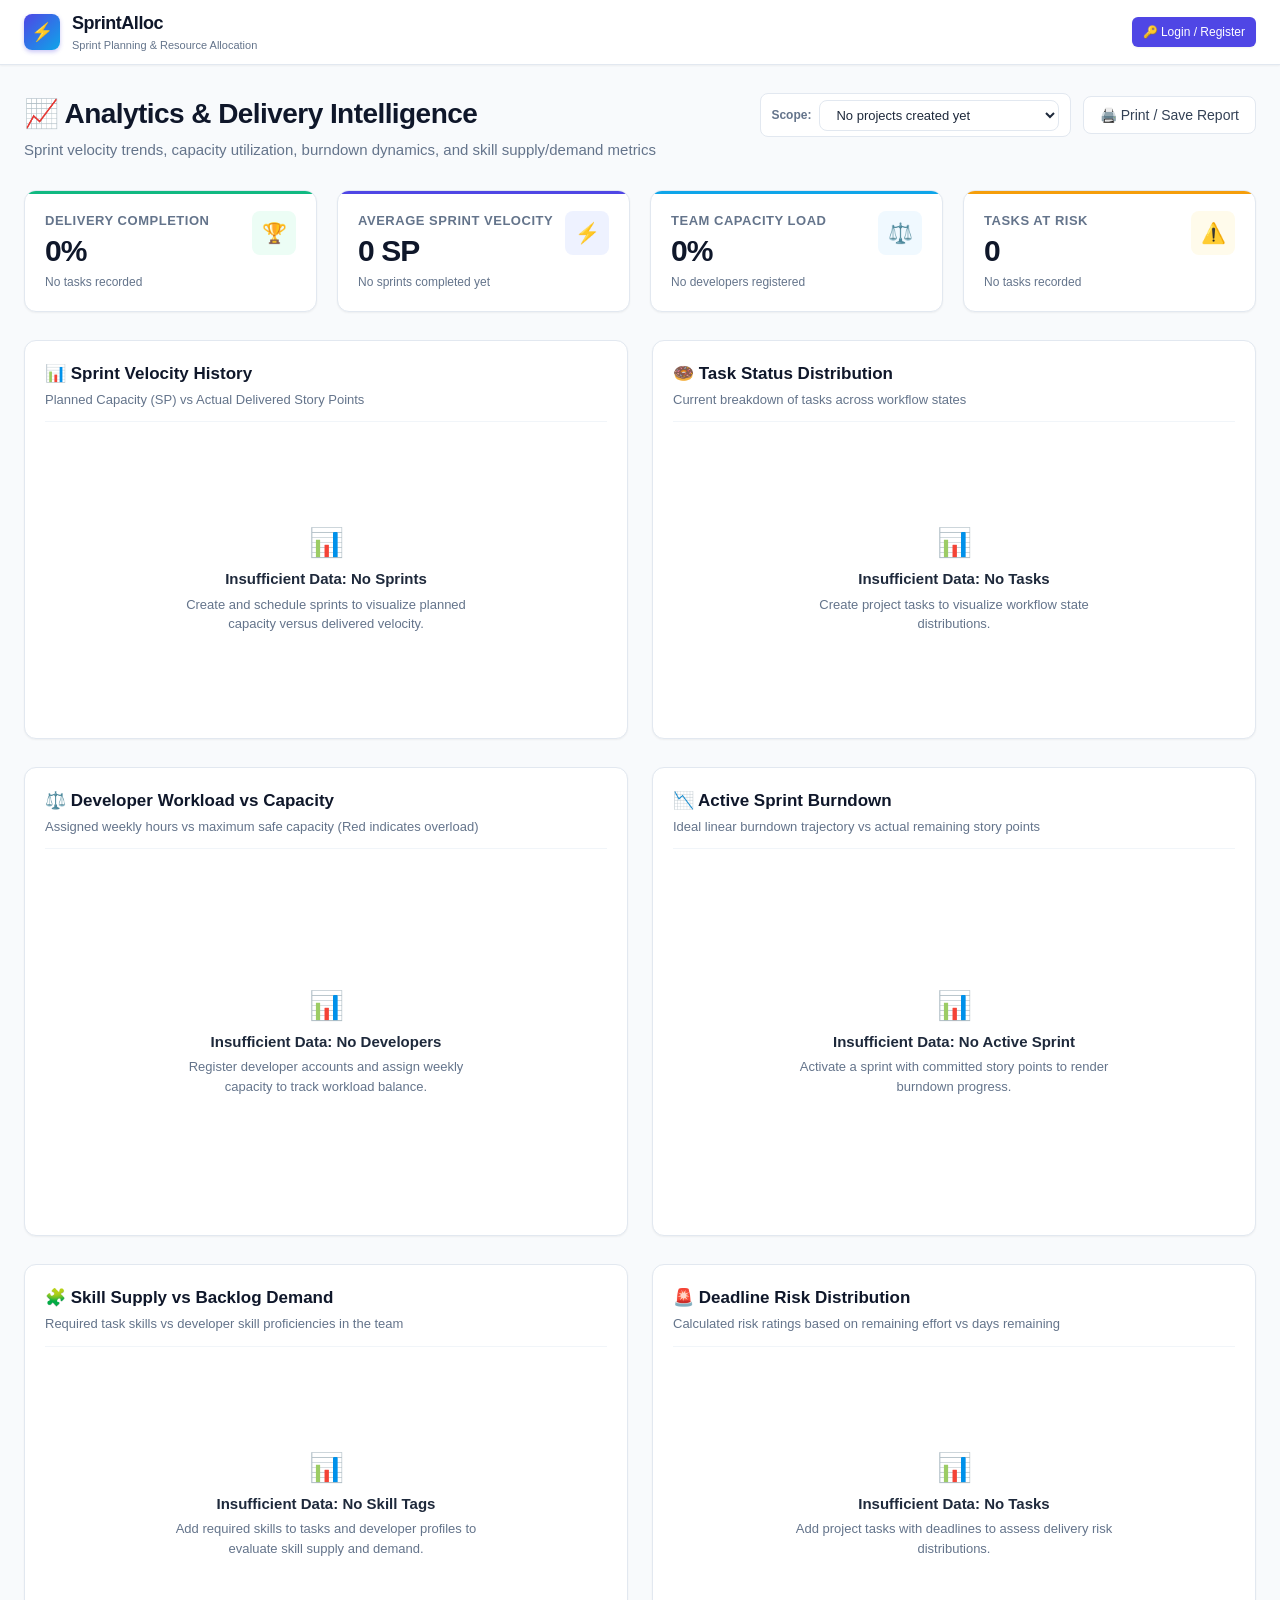
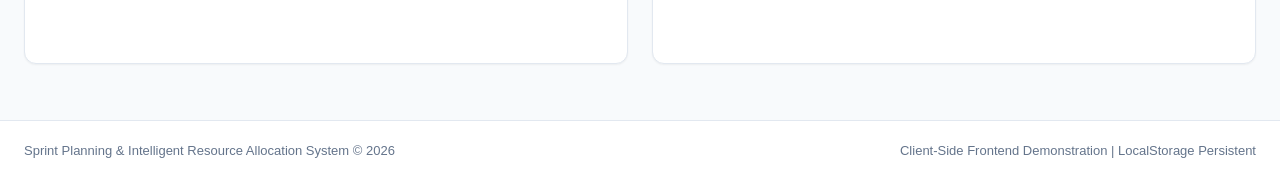
<file: frontend/analytics.html>
<!DOCTYPE html>
<html lang="en">
<head>
  <meta charset="UTF-8">
  <meta name="viewport" content="width=device-width, initial-scale=1.0">
  <title>Analytics &amp; Resource Intelligence - SprintAlloc</title>
  <link rel="stylesheet" href="css/style.css">
  <link rel="stylesheet" href="css/dashboard.css">
  <link rel="stylesheet" href="css/responsive.css">
  <!-- Chart.js local vendor and CDN fallback -->
  <script src="vendor/chart.umd.min.js"></script>
  <script>
    if (typeof Chart === 'undefined') {
      document.write('<script src="https://cdn.jsdelivr.net/npm/chart.js"><\/script>');
    }
  </script>
</head>
<body>

  <!-- Dynamic Navigation Mount -->
  <div id="navbar-container"></div>

  <!-- Main Container -->
  <main class="container">

    <!-- Page Header & Project Scope Filter -->
    <header class="page-header">
      <div class="page-title-group">
        <h1>📈 Analytics &amp; Delivery Intelligence</h1>
        <p class="page-subtitle">Sprint velocity trends, capacity utilization, burndown dynamics, and skill supply/demand metrics</p>
      </div>

      <div class="page-actions">
        <div style="display: flex; align-items: center; gap: 0.5rem; background: #fff; padding: 0.35rem 0.65rem; border: 1px solid var(--border-color); border-radius: var(--radius-md);">
          <span style="font-size: 0.75rem; font-weight: 600; color: var(--text-muted);">Scope:</span>
          <select id="analytics-project-select" class="nav-select" style="min-width: 240px;"></select>
        </div>

        <button class="btn btn-secondary" onclick="window.analyticsController.printSummaryReport()">
          🖨️ Print / Save Report
        </button>
      </div>
    </header>

    <!-- Top KPI Cards -->
    <section class="metrics-grid">
      <div class="metric-card success">
        <div class="metric-info">
          <span class="metric-label">Delivery Completion</span>
          <span class="metric-value" id="kpi-completion-rate">0%</span>
          <span class="metric-sub" id="kpi-sub-completion">Story points done</span>
        </div>
        <div class="metric-icon-wrap success">🏆</div>
      </div>

      <div class="metric-card primary">
        <div class="metric-info">
          <span class="metric-label">Average Sprint Velocity</span>
          <span class="metric-value" id="kpi-velocity">0 SP</span>
          <span class="metric-sub" id="kpi-sub-velocity">Delivered per sprint</span>
        </div>
        <div class="metric-icon-wrap primary">⚡</div>
      </div>

      <div class="metric-card info">
        <div class="metric-info">
          <span class="metric-label">Team Capacity Load</span>
          <span class="metric-value" id="kpi-utilization">0%</span>
          <span class="metric-sub" id="kpi-sub-utilization">Assigned vs Max Cap</span>
        </div>
        <div class="metric-icon-wrap info">⚖️</div>
      </div>

      <div class="metric-card warning">
        <div class="metric-info">
          <span class="metric-label">Tasks At Risk</span>
          <span class="metric-value" id="kpi-risk-tasks">0</span>
          <span class="metric-sub" id="kpi-sub-risk">Overdue &amp; tight schedule</span>
        </div>
        <div class="metric-icon-wrap warning">⚠️</div>
      </div>
    </section>

    <!-- Charts Grid Row 1: Velocity & Status -->
    <div class="charts-grid">

      <!-- 1. Sprint Velocity Chart -->
      <section class="chart-card">
        <div class="card-header">
          <div>
            <h2 class="card-title">📊 Sprint Velocity History</h2>
            <p class="card-description">Planned Capacity (SP) vs Actual Delivered Story Points</p>
          </div>
        </div>
        <div class="chart-container">
          <canvas id="chart-velocity"></canvas>
        </div>
      </section>

      <!-- 2. Task Status Distribution -->
      <section class="chart-card">
        <div class="card-header">
          <div>
            <h2 class="card-title">🍩 Task Status Distribution</h2>
            <p class="card-description">Current breakdown of tasks across workflow states</p>
          </div>
        </div>
        <div class="chart-container">
          <canvas id="chart-status"></canvas>
        </div>
      </section>

    </div>

    <!-- Charts Grid Row 2: Workload & Burndown -->
    <div class="charts-grid">

      <!-- 3. Developer Workload & Capacity Utilization -->
      <section class="chart-card">
        <div class="card-header">
          <div>
            <h2 class="card-title">⚖️ Developer Workload vs Capacity</h2>
            <p class="card-description">Assigned weekly hours vs maximum safe capacity (Red indicates overload)</p>
          </div>
        </div>
        <div class="chart-container tall">
          <canvas id="chart-workload"></canvas>
        </div>
      </section>

      <!-- 4. Sprint Burndown Chart -->
      <section class="chart-card">
        <div class="card-header">
          <div>
            <h2 class="card-title">📉 Active Sprint Burndown</h2>
            <p class="card-description">Ideal linear burndown trajectory vs actual remaining story points</p>
          </div>
        </div>
        <div class="chart-container tall">
          <canvas id="chart-burndown"></canvas>
        </div>
      </section>

    </div>

    <!-- Charts Grid Row 3: Skills & Risk Matrix -->
    <div class="charts-grid">

      <!-- 5. Team Skill Distribution & Backlog Demand -->
      <section class="chart-card">
        <div class="card-header">
          <div>
            <h2 class="card-title">🧩 Skill Supply vs Backlog Demand</h2>
            <p class="card-description">Required task skills vs developer skill proficiencies in the team</p>
          </div>
        </div>
        <div class="chart-container">
          <canvas id="chart-skills"></canvas>
        </div>
      </section>

      <!-- 6. Deadline Risk Matrix -->
      <section class="chart-card">
        <div class="card-header">
          <div>
            <h2 class="card-title">🚨 Deadline Risk Distribution</h2>
            <p class="card-description">Calculated risk ratings based on remaining effort vs days remaining</p>
          </div>
        </div>
        <div class="chart-container">
          <canvas id="chart-risk"></canvas>
        </div>
      </section>

    </div>

  </main>

  <!-- Footer -->
  <footer class="footer">
    <div class="footer-content">
      <span>Sprint Planning &amp; Intelligent Resource Allocation System &copy; 2026</span>
      <span>Client-Side Frontend Demonstration | LocalStorage Persistent</span>
    </div>
  </footer>

  <!-- Scripts -->
  <script src="js/storage.js"></script>
  <script src="js/auth.js"></script>
  <script src="js/navigation.js"></script>
  <script src="js/analytics.js"></script>
  <script>
    document.addEventListener('DOMContentLoaded', () => {
      window.analyticsController.init();
    });
  </script>
</body>
</html>
</file>
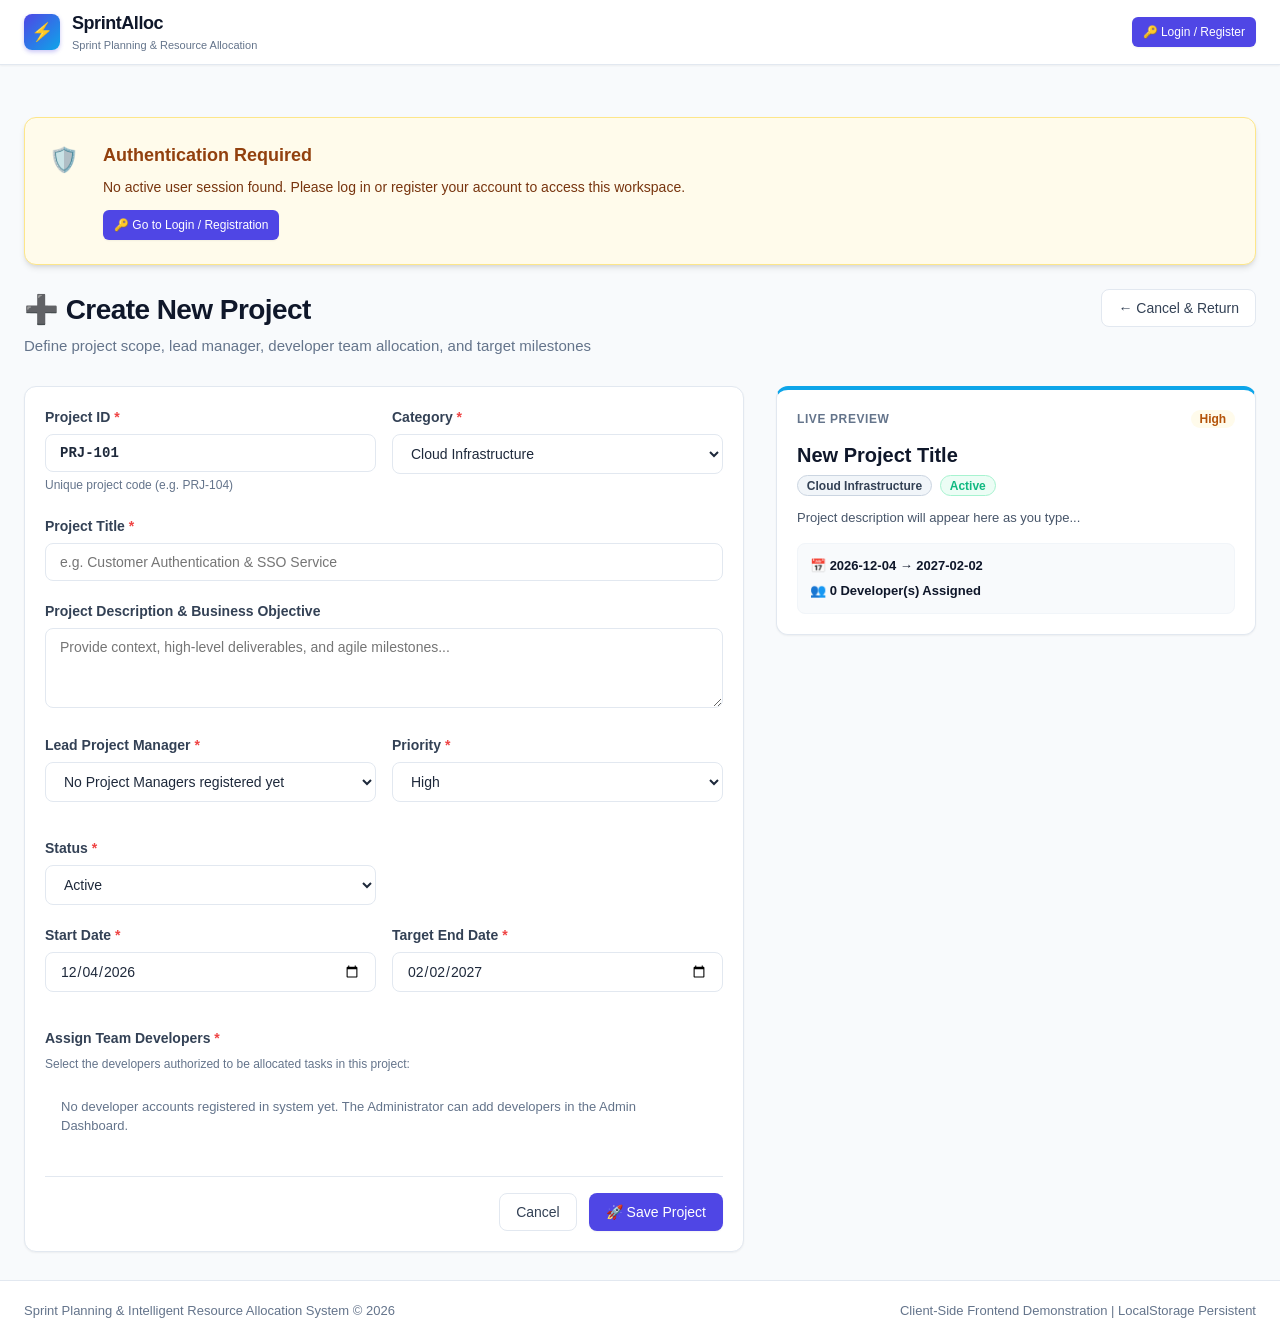
<file: frontend/create-project.html>
<!DOCTYPE html>
<html lang="en">
<head>
  <meta charset="UTF-8">
  <meta name="viewport" content="width=device-width, initial-scale=1.0">
  <title>Create / Edit Project - SprintAlloc</title>
  <link rel="stylesheet" href="css/style.css">
  <link rel="stylesheet" href="css/dashboard.css">
  <link rel="stylesheet" href="css/responsive.css">
</head>
<body>

  <!-- Dynamic Navigation Mount -->
  <div id="navbar-container"></div>

  <!-- Main Container -->
  <main class="container">

    <!-- Page Header -->
    <header class="page-header">
      <div class="page-title-group">
        <h1 id="page-heading">➕ Create New Project</h1>
        <p class="page-subtitle" id="page-subheading">Define project scope, lead manager, developer team allocation, and target milestones</p>
      </div>
      <div class="page-actions">
        <a href="admin.html" class="btn btn-secondary">← Cancel &amp; Return</a>
      </div>
    </header>

    <!-- Two-Column Layout: Form & Live Preview Card -->
    <div style="display: grid; grid-template-columns: 3fr 2fr; gap: 2rem; align-items: start;">

      <!-- Project Form Card -->
      <section class="card">
        <form id="project-form">

          <div class="form-row">
            <div class="form-group">
              <label class="form-label form-label-required" for="project-id">Project ID</label>
              <input type="text" id="project-id" class="form-control" style="font-family: monospace; font-weight: 700;" required>
              <span class="form-text">Unique project code (e.g. PRJ-104)</span>
            </div>

            <div class="form-group">
              <label class="form-label form-label-required" for="project-category">Category</label>
              <select id="project-category" class="form-control" required>
                <option value="Cloud Infrastructure">Cloud Infrastructure</option>
                <option value="Web Application">Web Application</option>
                <option value="Data Platform">Data Platform</option>
                <option value="Fintech &amp; Security">Fintech &amp; Security</option>
                <option value="Mobile App">Mobile App</option>
              </select>
            </div>
          </div>

          <div class="form-group">
            <label class="form-label form-label-required" for="project-name">Project Title</label>
            <input type="text" id="project-name" class="form-control" placeholder="e.g. Customer Authentication &amp; SSO Service" required>
          </div>

          <div class="form-group">
            <label class="form-label" for="project-description">Project Description &amp; Business Objective</label>
            <textarea id="project-description" class="form-control" rows="3" placeholder="Provide context, high-level deliverables, and agile milestones..."></textarea>
          </div>

          <div class="form-row">
            <div class="form-group">
              <label class="form-label form-label-required" for="project-manager">Lead Project Manager</label>
              <select id="project-manager" class="form-control" required></select>
            </div>

            <div class="form-group">
              <label class="form-label form-label-required" for="project-priority">Priority</label>
              <select id="project-priority" class="form-control" required>
                <option value="Critical">Critical</option>
                <option value="High" selected>High</option>
                <option value="Medium">Medium</option>
                <option value="Low">Low</option>
              </select>
            </div>

            <div class="form-group">
              <label class="form-label form-label-required" for="project-status">Status</label>
              <select id="project-status" class="form-control" required>
                <option value="Active" selected>Active</option>
                <option value="Planning">Planning</option>
                <option value="On Hold">On Hold</option>
                <option value="Completed">Completed</option>
                <option value="Archived">Archived</option>
              </select>
            </div>
          </div>

          <div class="form-row">
            <div class="form-group">
              <label class="form-label form-label-required" for="project-start-date">Start Date</label>
              <input type="date" id="project-start-date" class="form-control" required>
            </div>

            <div class="form-group">
              <label class="form-label form-label-required" for="project-end-date">Target End Date</label>
              <input type="date" id="project-end-date" class="form-control" required>
            </div>
          </div>

          <!-- Assign Team Members -->
          <div class="form-group" style="margin-top: 1rem;">
            <label class="form-label form-label-required">Assign Team Developers</label>
            <span class="form-text" style="margin-bottom: 0.5rem; display: block;">Select the developers authorized to be allocated tasks in this project:</span>
            <div id="team-members-container" style="max-height: 280px; overflow-y: auto; padding-right: 0.25rem;">
              <!-- Dynamic Dev Checkboxes -->
            </div>
          </div>

          <div style="display: flex; gap: 0.75rem; justify-content: flex-end; margin-top: 1.5rem; padding-top: 1rem; border-top: 1px solid var(--border-color);">
            <a href="admin.html" class="btn btn-secondary">Cancel</a>
            <button type="submit" id="submit-btn" class="btn btn-primary">🚀 Save Project</button>
          </div>

        </form>
      </section>

      <!-- Live Preview Card -->
      <aside>
        <div class="card" style="position: sticky; top: 5rem; border-top: 4px solid var(--secondary);">
          <div style="display: flex; align-items: center; justify-content: space-between; margin-bottom: 0.75rem;">
            <span style="font-size: 0.75rem; font-weight: 700; text-transform: uppercase; color: var(--text-muted); letter-spacing: 0.05em;">Live Preview</span>
            <span id="preview-priority" class="badge badge-priority-medium">Medium</span>
          </div>

          <h3 id="preview-name" style="font-size: 1.25rem; font-weight: 800; color: var(--slate-900); margin-bottom: 0.35rem;">
            New Project Title
          </h3>

          <div style="display: flex; gap: 0.5rem; margin-bottom: 0.75rem;">
            <span id="preview-category" class="badge badge-todo">Category</span>
            <span id="preview-status" class="badge badge-active">Active</span>
          </div>

          <p id="preview-desc" style="font-size: 0.8125rem; color: var(--slate-600); line-height: 1.5; margin-bottom: 1rem;">
            Project description will appear here as you type...
          </p>

          <div style="background-color: var(--slate-50); border: 1px solid var(--border-subtle); border-radius: var(--radius-md); padding: 0.75rem; font-size: 0.8125rem; display: flex; flex-direction: column; gap: 0.35rem;">
            <div>📅 <strong id="preview-dates">TBD → TBD</strong></div>
            <div>👥 <strong id="preview-team-count">0 Developers Assigned</strong></div>
          </div>
        </div>
      </aside>

    </div>

  </main>

  <!-- Footer -->
  <footer class="footer">
    <div class="footer-content">
      <span>Sprint Planning &amp; Intelligent Resource Allocation System &copy; 2026</span>
      <span>Client-Side Frontend Demonstration | LocalStorage Persistent</span>
    </div>
  </footer>

  <!-- Scripts -->
  <script src="js/storage.js"></script>
  <script src="js/auth.js"></script>
  <script src="js/navigation.js"></script>
  <script src="js/projects.js"></script>
  <script>
    document.addEventListener('DOMContentLoaded', () => {
      window.projectsController.initCreateOrEditPage();
    });
  </script>
</body>
</html>
</file>
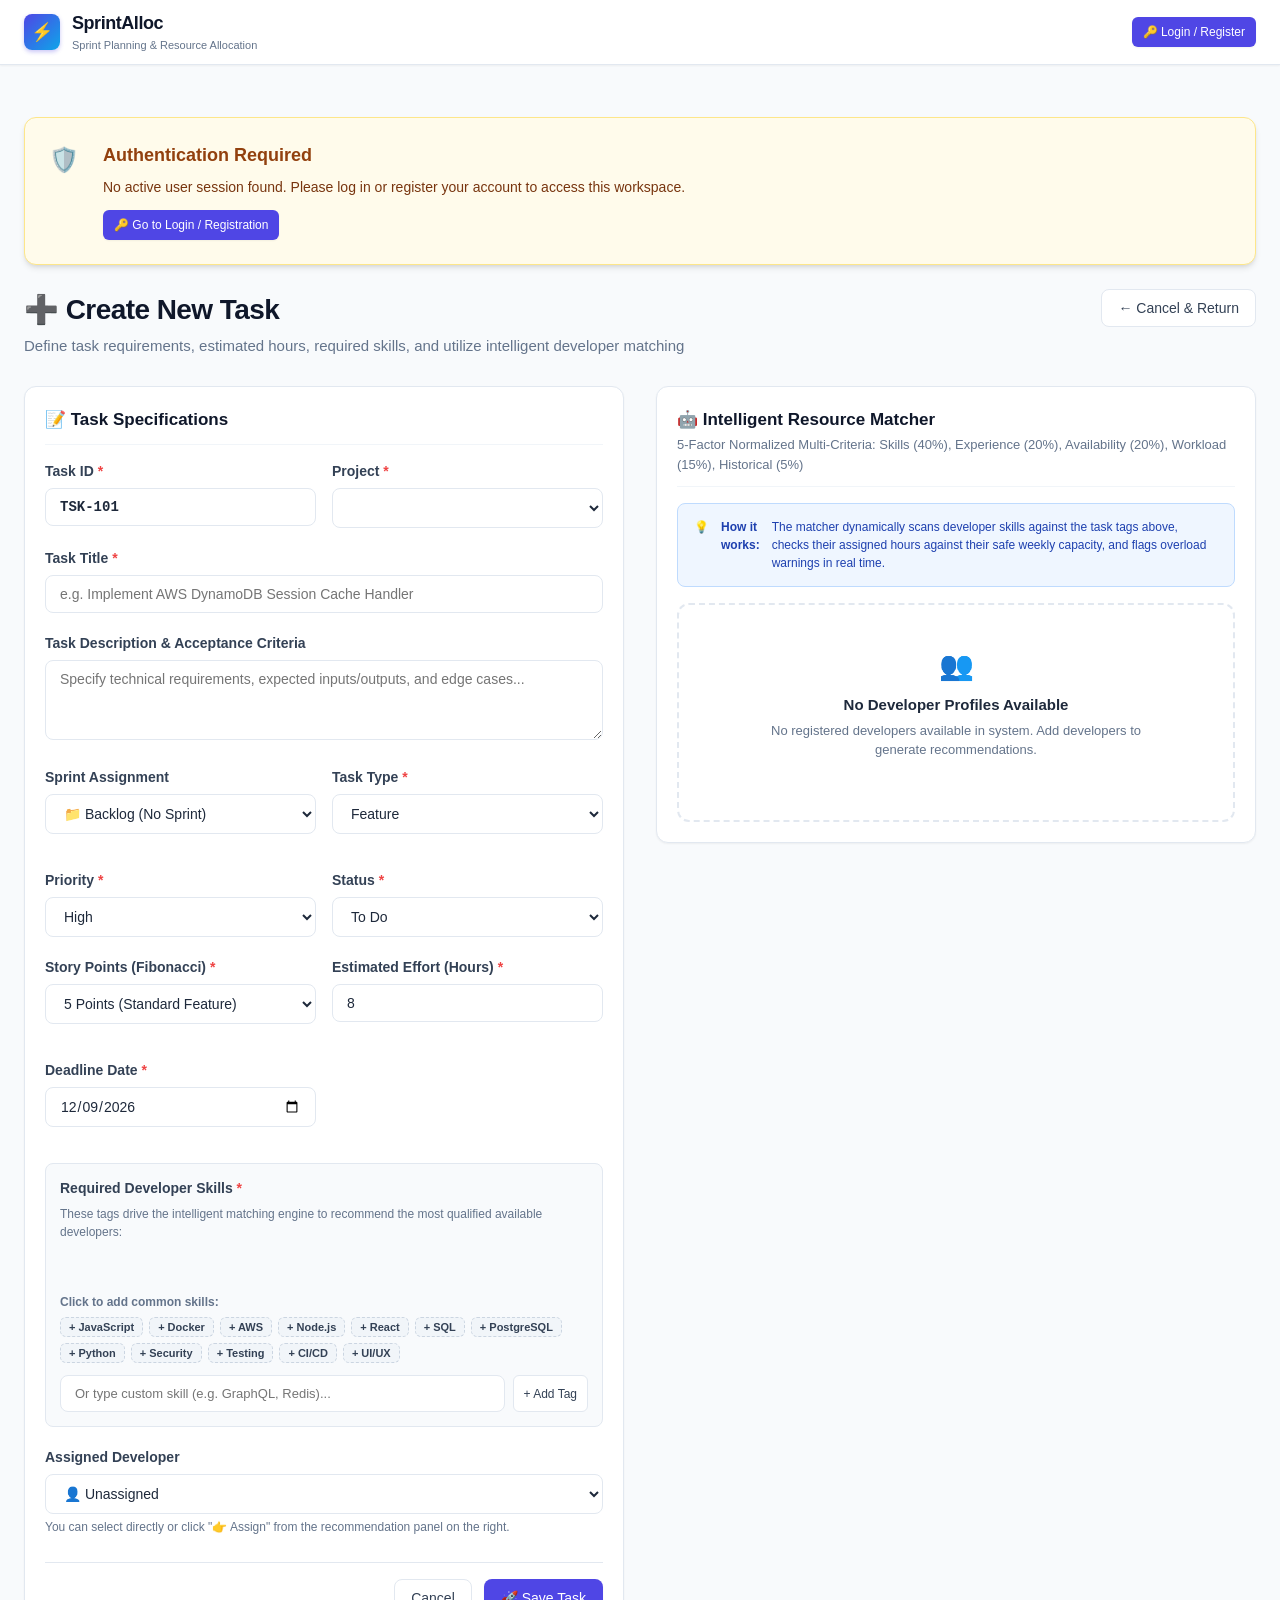
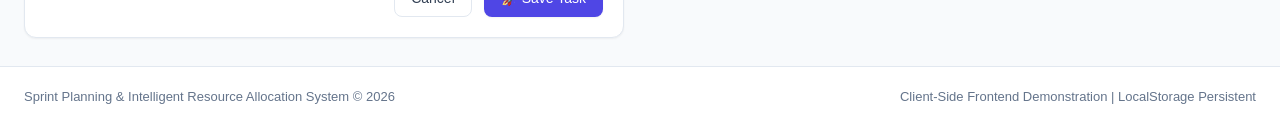
<file: frontend/create-task.html>
<!DOCTYPE html>
<html lang="en">
<head>
  <meta charset="UTF-8">
  <meta name="viewport" content="width=device-width, initial-scale=1.0">
  <title>Create / Edit Task - SprintAlloc</title>
  <link rel="stylesheet" href="css/style.css">
  <link rel="stylesheet" href="css/dashboard.css">
  <link rel="stylesheet" href="css/responsive.css">
</head>
<body>

  <!-- Dynamic Navigation Mount -->
  <div id="navbar-container"></div>

  <!-- Main Container -->
  <main class="container">

    <!-- Page Header -->
    <header class="page-header">
      <div class="page-title-group">
        <h1 id="page-heading">➕ Create New Task</h1>
        <p class="page-subtitle" id="page-subheading">Define task requirements, estimated hours, required skills, and utilize intelligent developer matching</p>
      </div>
      <div class="page-actions">
        <a href="manager.html" class="btn btn-secondary">← Cancel &amp; Return</a>
      </div>
    </header>

    <!-- Two-Column Layout: Form & Intelligent Allocation Panel -->
    <div style="display: grid; grid-template-columns: 1fr 1fr; gap: 2rem; align-items: start;">

      <!-- Task Form -->
      <section class="card">
        <div class="card-header">
          <h2 class="card-title">📝 Task Specifications</h2>
        </div>

        <form id="task-form">

          <div class="form-row">
            <div class="form-group">
              <label class="form-label form-label-required" for="task-id">Task ID</label>
              <input type="text" id="task-id" class="form-control" style="font-family: monospace; font-weight: 700;" required>
            </div>

            <div class="form-group">
              <label class="form-label form-label-required" for="task-project">Project</label>
              <select id="task-project" class="form-control" required></select>
            </div>
          </div>

          <div class="form-group">
            <label class="form-label form-label-required" for="task-title">Task Title</label>
            <input type="text" id="task-title" class="form-control" placeholder="e.g. Implement AWS DynamoDB Session Cache Handler" required>
          </div>

          <div class="form-group">
            <label class="form-label" for="task-desc">Task Description &amp; Acceptance Criteria</label>
            <textarea id="task-desc" class="form-control" rows="3" placeholder="Specify technical requirements, expected inputs/outputs, and edge cases..."></textarea>
          </div>

          <div class="form-row">
            <div class="form-group">
              <label class="form-label" for="task-sprint">Sprint Assignment</label>
              <select id="task-sprint" class="form-control">
                <option value="">📁 Backlog (No Sprint)</option>
              </select>
            </div>

            <div class="form-group">
              <label class="form-label form-label-required" for="task-type">Task Type</label>
              <select id="task-type" class="form-control" required>
                <option value="Feature" selected>Feature</option>
                <option value="Bug">Bug</option>
                <option value="Task">Task</option>
                <option value="Improvement">Improvement</option>
              </select>
            </div>

            <div class="form-group">
              <label class="form-label form-label-required" for="task-priority">Priority</label>
              <select id="task-priority" class="form-control" required>
                <option value="Urgent">Urgent</option>
                <option value="High" selected>High</option>
                <option value="Medium">Medium</option>
                <option value="Low">Low</option>
              </select>
            </div>

            <div class="form-group">
              <label class="form-label form-label-required" for="task-status">Status</label>
              <select id="task-status" class="form-control" required>
                <option value="To Do" selected>To Do</option>
                <option value="In Progress">In Progress</option>
                <option value="Code Review">Code Review</option>
                <option value="Done">Done</option>
              </select>
            </div>
          </div>

          <div class="form-row">
            <div class="form-group">
              <label class="form-label form-label-required" for="task-story-points">Story Points (Fibonacci)</label>
              <select id="task-story-points" class="form-control" required>
                <option value="1">1 Point (Trivial)</option>
                <option value="2">2 Points (Simple)</option>
                <option value="3">3 Points (Moderate)</option>
                <option value="5" selected>5 Points (Standard Feature)</option>
                <option value="8">8 Points (Complex)</option>
                <option value="13">13 Points (High Complexity)</option>
              </select>
            </div>

            <div class="form-group">
              <label class="form-label form-label-required" for="task-est-hours">Estimated Effort (Hours)</label>
              <input type="number" id="task-est-hours" class="form-control" value="8" min="1" max="120" required>
            </div>

            <div class="form-group">
              <label class="form-label form-label-required" for="task-deadline">Deadline Date</label>
              <input type="date" id="task-deadline" class="form-control" required>
            </div>
          </div>

          <!-- Required Skills Tags Selector -->
          <div class="form-group" style="margin-top: 1rem; background-color: var(--slate-50); padding: 0.875rem; border-radius: var(--radius-md); border: 1px solid var(--border-color);">
            <label class="form-label form-label-required">Required Developer Skills</label>
            <span class="form-text" style="margin-bottom: 0.5rem; display: block;">
              These tags drive the intelligent matching engine to recommend the most qualified available developers:
            </span>

            <!-- Active Tags List -->
            <div id="active-skills-container" class="skill-tags-list" style="margin-bottom: 0.75rem; min-height: 2rem;"></div>

            <!-- Clickable Suggestions -->
            <div style="font-size: 0.75rem; color: var(--text-muted); margin-bottom: 0.35rem; font-weight: 600;">Click to add common skills:</div>
            <div id="skill-suggestions-container" class="skill-tags-list" style="margin-bottom: 0.75rem;"></div>

            <!-- Custom skill add -->
            <div style="display: flex; gap: 0.5rem;">
              <input type="text" id="custom-skill-input" class="form-control" placeholder="Or type custom skill (e.g. GraphQL, Redis)..." style="font-size: 0.8125rem;">
              <button type="button" id="btn-add-custom-skill" class="btn btn-sm btn-secondary">+ Add Tag</button>
            </div>
          </div>

          <!-- Selected Assignee -->
          <div class="form-group">
            <label class="form-label" for="task-assignee">Assigned Developer</label>
            <select id="task-assignee" class="form-control">
              <option value="">👤 Unassigned</option>
            </select>
            <span class="form-text">You can select directly or click "👉 Assign" from the recommendation panel on the right.</span>
          </div>

          <div style="display: flex; gap: 0.75rem; justify-content: flex-end; margin-top: 1.5rem; padding-top: 1rem; border-top: 1px solid var(--border-color);">
            <a href="manager.html" class="btn btn-secondary">Cancel</a>
            <button type="submit" id="submit-btn" class="btn btn-primary">🚀 Save Task</button>
          </div>

        </form>
      </section>

      <!-- Intelligent Resource Allocation Panel -->
      <section class="card" style="position: sticky; top: 5rem;">
        <div class="card-header">
          <div>
            <h2 class="card-title">🤖 Intelligent Resource Matcher</h2>
            <p class="card-description">5-Factor Normalized Multi-Criteria: Skills (40%), Experience (20%), Availability (20%), Workload (15%), Historical (5%)</p>
          </div>
        </div>

        <!-- Explanation Alert -->
        <div class="alert alert-info" style="font-size: 0.75rem; margin-bottom: 1rem;">
          💡 <strong>How it works:</strong> The matcher dynamically scans developer skills against the task tags above, checks their assigned hours against their safe weekly capacity, and flags overload warnings in real time.
        </div>

        <!-- Candidates List Mount -->
        <div id="recommendations-container">
          <!-- Dynamic Recommendation Cards -->
        </div>
      </section>

    </div>

  </main>

  <!-- Footer -->
  <footer class="footer">
    <div class="footer-content">
      <span>Sprint Planning &amp; Intelligent Resource Allocation System &copy; 2026</span>
      <span>Client-Side Frontend Demonstration | LocalStorage Persistent</span>
    </div>
  </footer>

  <!-- Scripts -->
  <script src="js/storage.js"></script>
  <script src="js/auth.js"></script>
  <script src="js/navigation.js"></script>
  <script src="js/tasks.js"></script>
  <script>
    document.addEventListener('DOMContentLoaded', () => {
      window.tasksController.initCreateOrEditPage();
    });
  </script>
</body>
</html>
</file>
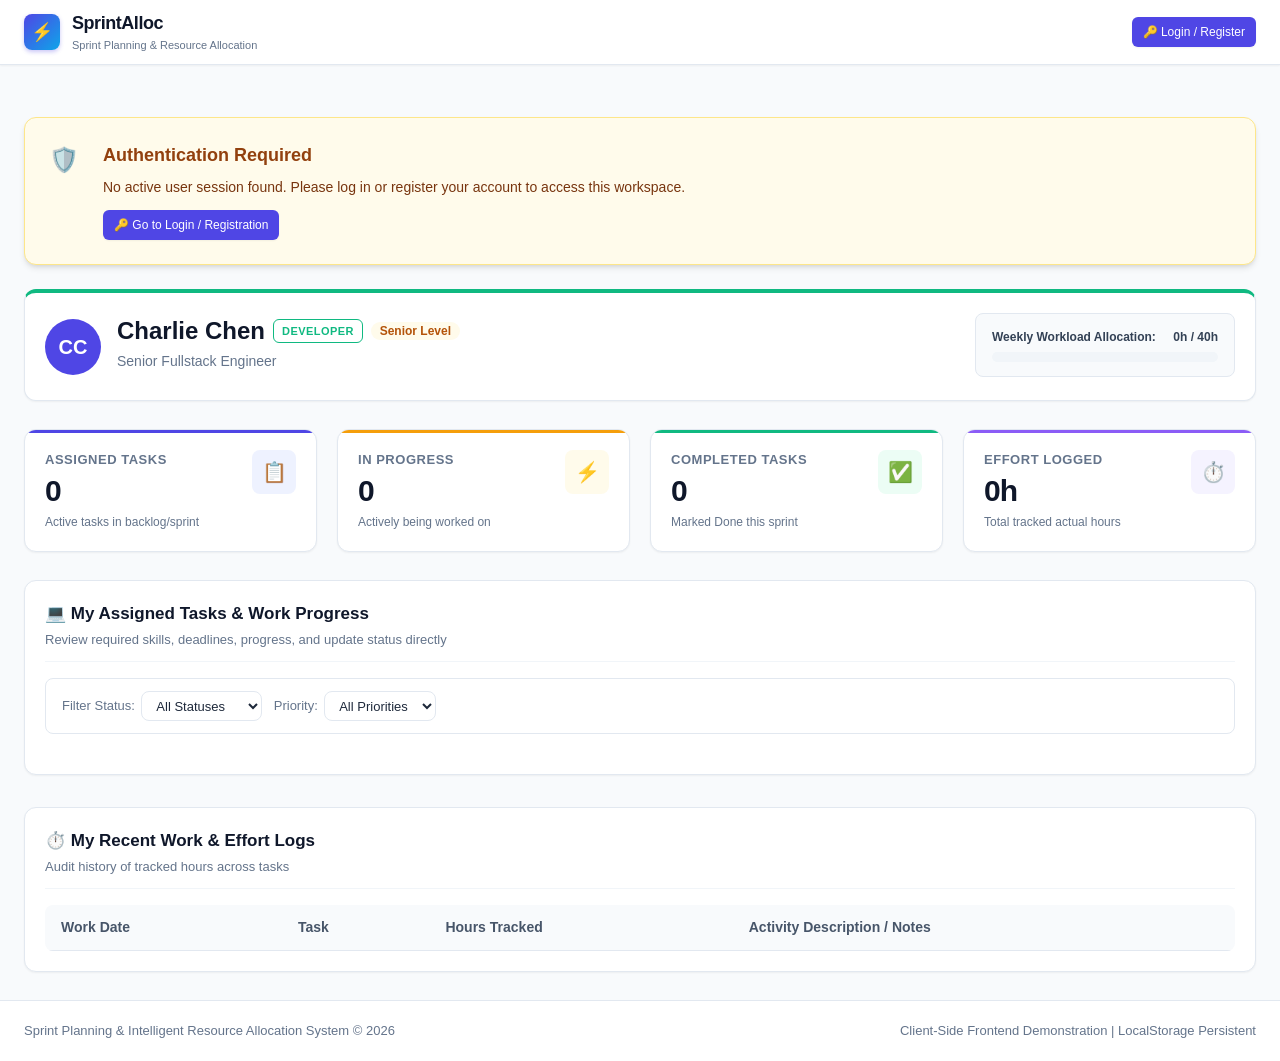
<file: frontend/developer.html>
<!DOCTYPE html>
<html lang="en">
<head>
  <meta charset="UTF-8">
  <meta name="viewport" content="width=device-width, initial-scale=1.0">
  <title>Developer Dashboard - SprintAlloc</title>
  <link rel="stylesheet" href="css/style.css">
  <link rel="stylesheet" href="css/dashboard.css">
  <link rel="stylesheet" href="css/responsive.css">
</head>
<body>

  <!-- Dynamic Navigation Mount -->
  <div id="navbar-container"></div>

  <!-- Main Container -->
  <main class="container">

    <!-- Developer Identity Banner -->
    <header class="card" style="margin-bottom: 1.75rem; border-top: 4px solid var(--success);">
      <div style="display: flex; align-items: flex-start; justify-content: space-between; flex-wrap: wrap; gap: 1rem;">
        <div style="display: flex; align-items: center; gap: 1rem;">
          <div class="user-avatar" id="dev-avatar" style="width: 3.5rem; height: 3.5rem; font-size: 1.25rem;">CC</div>
          <div>
            <div style="display: flex; align-items: center; gap: 0.5rem;">
              <h1 style="font-size: 1.5rem; font-weight: 800; color: var(--slate-900);" id="dev-name">Charlie Chen</h1>
              <span class="user-role-tag role-developer" style="border: 1px solid currentColor; padding: 0.15rem 0.5rem; border-radius: var(--radius-sm);">DEVELOPER</span>
              <span class="badge badge-priority-high" id="dev-level-badge">Senior Level</span>
            </div>
            <p style="font-size: 0.875rem; color: var(--text-muted); margin-top: 0.15rem;" id="dev-title">
              Senior Fullstack Engineer
            </p>
            <div class="skill-tags-list" id="dev-skills-container" style="margin-top: 0.5rem;">
              <!-- Dynamic Skills -->
            </div>
          </div>
        </div>

        <!-- Weekly Capacity Gauge -->
        <div style="min-width: 260px; background-color: var(--slate-50); padding: 0.875rem 1rem; border-radius: var(--radius-md); border: 1px solid var(--border-color);">
          <div style="display: flex; justify-content: space-between; font-size: 0.75rem; font-weight: 600; color: var(--slate-700); margin-bottom: 0.35rem;">
            <span>Weekly Workload Allocation:</span>
            <span id="dev-capacity-text">0h / 40h</span>
          </div>
          <div class="progress-bar-container">
            <div class="progress-bar-fill success" id="dev-capacity-meter" style="width: 0%;"></div>
          </div>
        </div>
      </div>

      <!-- Overload Alert Banner (Hidden unless overloaded) -->
      <div id="dev-overload-alert" class="alert alert-danger" style="display: none; margin-top: 1rem; margin-bottom: 0;"></div>
    </header>

    <!-- Developer Metrics Grid -->
    <section class="metrics-grid">
      <div class="metric-card primary">
        <div class="metric-info">
          <span class="metric-label">Assigned Tasks</span>
          <span class="metric-value" id="metric-dev-active">0</span>
          <span class="metric-sub">Active tasks in backlog/sprint</span>
        </div>
        <div class="metric-icon-wrap primary">📋</div>
      </div>

      <div class="metric-card warning">
        <div class="metric-info">
          <span class="metric-label">In Progress</span>
          <span class="metric-value" id="metric-dev-inprogress">0</span>
          <span class="metric-sub">Actively being worked on</span>
        </div>
        <div class="metric-icon-wrap warning">⚡</div>
      </div>

      <div class="metric-card success">
        <div class="metric-info">
          <span class="metric-label">Completed Tasks</span>
          <span class="metric-value" id="metric-dev-done">0</span>
          <span class="metric-sub">Marked Done this sprint</span>
        </div>
        <div class="metric-icon-wrap success">✅</div>
      </div>

      <div class="metric-card purple">
        <div class="metric-info">
          <span class="metric-label">Effort Logged</span>
          <span class="metric-value" id="metric-dev-hours">0h</span>
          <span class="metric-sub">Total tracked actual hours</span>
        </div>
        <div class="metric-icon-wrap purple">⏱️</div>
      </div>
    </section>

    <!-- My Tasks Section -->
    <section class="card" style="margin-bottom: 2rem;">
      <div class="card-header">
        <div>
          <h2 class="card-title">💻 My Assigned Tasks &amp; Work Progress</h2>
          <p class="card-description">Review required skills, deadlines, progress, and update status directly</p>
        </div>
      </div>

      <!-- Filters -->
      <div class="filter-bar">
        <div class="filter-group">
          <span class="filter-label">Filter Status:</span>
          <select id="dev-filter-status" class="form-control" style="width: auto; padding: 0.35rem 0.65rem; font-size: 0.8125rem;">
            <option value="all">All Statuses</option>
            <option value="To Do">To Do</option>
            <option value="In Progress">In Progress</option>
            <option value="Code Review">Code Review</option>
            <option value="Done">Done</option>
          </select>
        </div>

        <div class="filter-group">
          <span class="filter-label">Priority:</span>
          <select id="dev-filter-priority" class="form-control" style="width: auto; padding: 0.35rem 0.65rem; font-size: 0.8125rem;">
            <option value="all">All Priorities</option>
            <option value="urgent">Urgent</option>
            <option value="high">High</option>
            <option value="medium">Medium</option>
            <option value="low">Low</option>
          </select>
        </div>
      </div>

      <!-- Tasks List Mount -->
      <div id="dev-tasks-container">
        <!-- Dynamic Task Cards -->
      </div>
    </section>

    <!-- Effort Logs History Table -->
    <section class="card">
      <div class="card-header">
        <div>
          <h2 class="card-title">⏱️ My Recent Work &amp; Effort Logs</h2>
          <p class="card-description">Audit history of tracked hours across tasks</p>
        </div>
      </div>
      <div class="table-responsive">
        <table class="table">
          <thead>
            <tr>
              <th>Work Date</th>
              <th>Task</th>
              <th>Hours Tracked</th>
              <th>Activity Description / Notes</th>
            </tr>
          </thead>
          <tbody id="effort-history-tbody">
            <!-- Dynamic Work Log Rows -->
          </tbody>
        </table>
      </div>
    </section>

  </main>

  <!-- Effort Logging Modal -->
  <div class="modal-backdrop" id="effort-modal">
    <div class="modal-dialog">
      <div class="modal-header">
        <h3 class="modal-title">⏱️ Log Actual Effort Hours</h3>
        <button type="button" class="modal-close" onclick="window.developerController.closeEffortModal()">&times;</button>
      </div>
      <form id="effort-modal-form">
        <div class="modal-body">
          <div style="margin-bottom: 1rem; background-color: var(--slate-50); padding: 0.75rem; border-radius: var(--radius-sm); border: 1px solid var(--border-color);">
            <div style="font-size: 0.75rem; color: var(--text-muted); font-weight: 600;">TASK:</div>
            <strong id="modal-effort-task-title" style="font-size: 0.9375rem; color: var(--slate-900);">TSK-101: Task Title</strong>
          </div>

          <div class="form-row">
            <div class="form-group">
              <label class="form-label form-label-required" for="modal-effort-hours">Hours Worked</label>
              <input type="number" step="0.5" min="0.5" max="24" id="modal-effort-hours" class="form-control" required value="4">
              <span class="form-text">e.g. 2.5 or 4 hours</span>
            </div>

            <div class="form-group">
              <label class="form-label form-label-required" for="modal-effort-date">Work Date</label>
              <input type="date" id="modal-effort-date" class="form-control" required>
            </div>
          </div>

          <div class="form-group">
            <label class="form-label" for="modal-effort-note">Activity Description / Work Notes</label>
            <textarea id="modal-effort-note" class="form-control" rows="3" placeholder="Describe progress, code committed, tests passed, or blockers resolved..."></textarea>
          </div>
        </div>
        <div class="modal-footer">
          <button type="button" class="btn btn-secondary" onclick="window.developerController.closeEffortModal()">Cancel</button>
          <button type="submit" class="btn btn-primary">Save Effort Record</button>
        </div>
      </form>
    </div>
  </div>

  <!-- Footer -->
  <footer class="footer">
    <div class="footer-content">
      <span>Sprint Planning &amp; Intelligent Resource Allocation System &copy; 2026</span>
      <span>Client-Side Frontend Demonstration | LocalStorage Persistent</span>
    </div>
  </footer>

  <!-- Scripts -->
  <script src="js/storage.js"></script>
  <script src="js/auth.js"></script>
  <script src="js/navigation.js"></script>
  <script src="js/developer.js"></script>
  <script>
    document.addEventListener('DOMContentLoaded', () => {
      window.developerController.init();
    });
  </script>
</body>
</html>
</file>
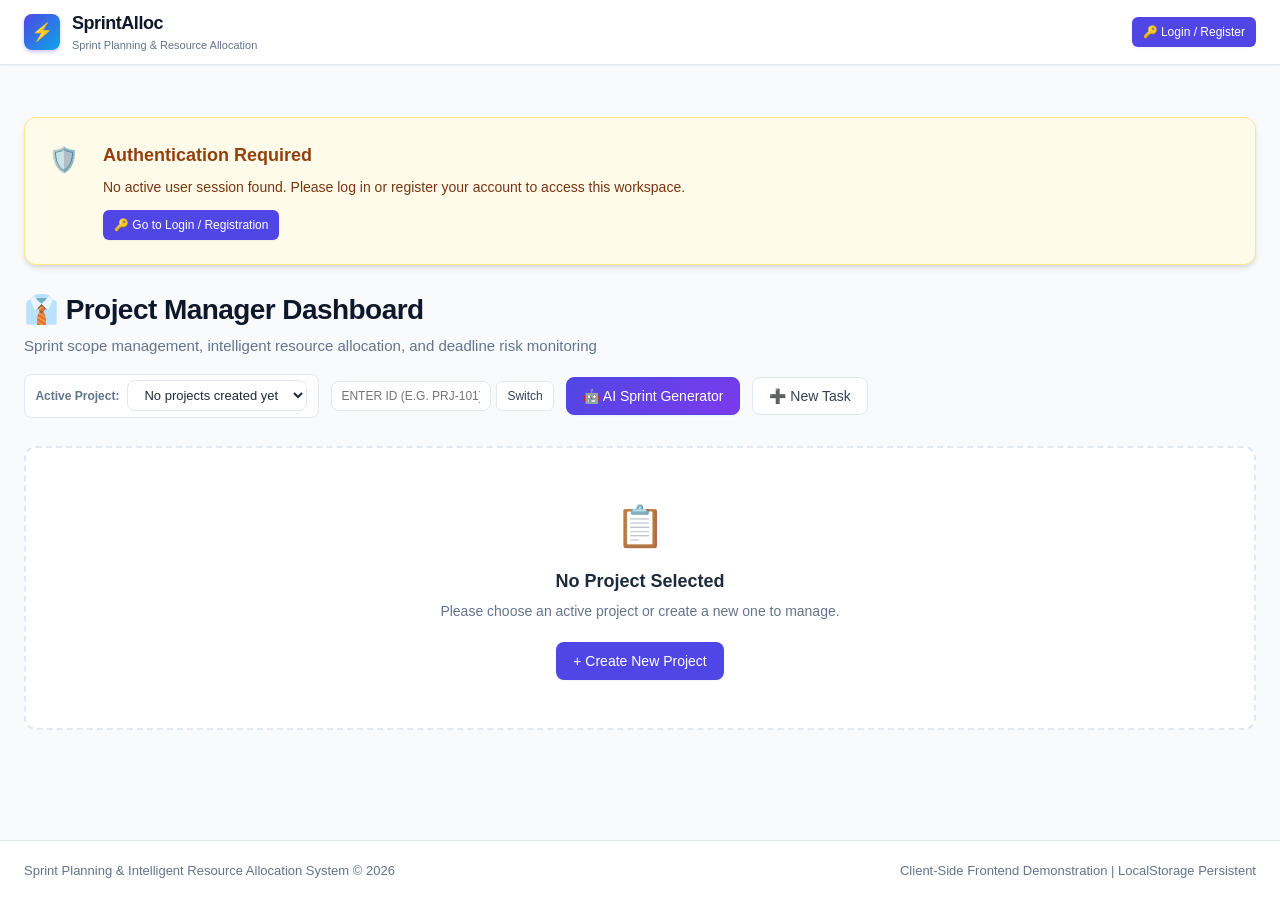
<file: frontend/manager.html>
<!DOCTYPE html>
<html lang="en">
<head>
  <meta charset="UTF-8">
  <meta name="viewport" content="width=device-width, initial-scale=1.0">
  <title>Project Manager Dashboard - SprintAlloc</title>
  <link rel="stylesheet" href="css/style.css">
  <link rel="stylesheet" href="css/dashboard.css">
  <link rel="stylesheet" href="css/responsive.css">
</head>
<body>

  <!-- Dynamic Navigation Mount -->
  <div id="navbar-container"></div>

  <!-- Main Container -->
  <main class="container">

    <!-- PM Page Header & Project Picker -->
    <header class="page-header">
      <div class="page-title-group">
        <h1>👔 Project Manager Dashboard</h1>
        <p class="page-subtitle">Sprint scope management, intelligent resource allocation, and deadline risk monitoring</p>
      </div>

      <!-- Authorized Project ID Selector / Direct Entry -->
      <div class="page-actions">
        <div style="display: flex; align-items: center; gap: 0.5rem; background: #fff; padding: 0.35rem 0.65rem; border: 1px solid var(--border-color); border-radius: var(--radius-md);">
          <span style="font-size: 0.75rem; font-weight: 600; color: var(--text-muted);">Active Project:</span>
          <select id="pm-project-select" class="nav-select" style="min-width: 180px;"></select>
        </div>

        <form id="manual-project-lookup-form" style="display: flex; gap: 0.35rem;">
          <input type="text" id="manual-project-id-input" class="form-control" placeholder="Enter ID (e.g. PRJ-101)" style="width: 160px; padding: 0.4rem 0.6rem; font-size: 0.75rem; text-transform: uppercase;">
          <button type="submit" class="btn btn-sm btn-secondary">Switch</button>
        </form>

        <a href="ai-sprint-generator.html" class="btn btn-primary" style="background: linear-gradient(135deg, #4f46e5 0%, #7c3aed 100%); border-color: #4f46e5;">🤖 AI Sprint Generator</a>
        <a href="create-task.html" id="btn-goto-new-task" class="btn btn-secondary">➕ New Task</a>
      </div>
    </header>

    <div id="pm-main-content">

      <!-- Active Project Overview Banner Card -->
      <section class="card" style="margin-bottom: 1.5rem; border-top: 4px solid var(--primary);">
        <div style="display: flex; align-items: flex-start; justify-content: space-between; flex-wrap: wrap; gap: 1rem; margin-bottom: 1rem;">
          <div>
            <div style="display: flex; align-items: center; gap: 0.5rem; margin-bottom: 0.25rem;">
              <span class="task-id" id="pm-project-id-badge" style="font-size: 0.875rem;">PRJ-101</span>
              <span class="badge badge-active" id="pm-project-category">Cloud Infrastructure</span>
              <span style="font-size: 0.8125rem; color: var(--text-muted);" id="pm-project-dates"></span>
              <span style="color: var(--slate-300);">•</span>
              <span style="font-size: 0.8125rem; color: var(--text-muted);">Lead PM: <strong id="pm-project-manager-name"></strong></span>
            </div>
            <h2 style="font-size: 1.35rem; font-weight: 800; color: var(--slate-900);" id="pm-project-name">
              Project Name
            </h2>
            <p style="font-size: 0.875rem; color: var(--slate-600); margin-top: 0.25rem; max-width: 800px;" id="pm-project-desc">
              Project description...
            </p>
          </div>

          <!-- Project Actions -->
          <div style="display: flex; gap: 0.5rem; flex-wrap: wrap;">
            <a href="sprint-planning.html" id="btn-goto-sprint-plan" class="btn btn-primary">
              🎯 Plan Sprints
            </a>
            <a href="analytics.html" id="btn-goto-analytics" class="btn btn-secondary">
              📈 Analytics
            </a>
          </div>
        </div>

        <!-- Project Progress Bar -->
        <div style="padding-top: 0.75rem; border-top: 1px solid var(--border-subtle);">
          <div style="display: flex; justify-content: space-between; font-size: 0.8125rem; margin-bottom: 0.35rem;">
            <span>Project Completion (Story Points)</span>
            <strong id="pm-project-progress-text">0%</strong>
          </div>
          <div class="progress-bar-container" style="height: 0.75rem;">
            <div class="progress-bar-fill success" id="pm-project-progress-fill" style="width: 0%;"></div>
          </div>
        </div>
      </section>

      <!-- KPI Metrics Grid -->
      <section class="metrics-grid">
        <div class="metric-card primary">
          <div class="metric-info">
            <span class="metric-label">Active Sprint</span>
            <span class="metric-value" id="pm-metric-sprint-pts">0 SP</span>
            <span class="metric-sub" id="pm-metric-sub-sprint">Sprint capacity</span>
          </div>
          <div class="metric-icon-wrap primary">🎯</div>
        </div>

        <div class="metric-card danger" id="pm-card-overdue">
          <div class="metric-info">
            <span class="metric-label">Overdue Tasks</span>
            <span class="metric-value" id="pm-metric-overdue">0</span>
            <span class="metric-sub">Requires urgent attention</span>
          </div>
          <div class="metric-icon-wrap danger">⚠️</div>
        </div>

        <div class="metric-card warning" id="pm-card-highrisk">
          <div class="metric-info">
            <span class="metric-label">High Deadline Risk</span>
            <span class="metric-value" id="pm-metric-highrisk">0</span>
            <span class="metric-sub">Tight schedule buffer</span>
          </div>
          <div class="metric-icon-wrap warning">⏱️</div>
        </div>

        <div class="metric-card success">
          <div class="metric-info">
            <span class="metric-label">Team Capacity Load</span>
            <span class="metric-value" id="pm-metric-utilization">0%</span>
            <span class="metric-sub" id="pm-metric-sub-utilization">0h / 0h assigned</span>
          </div>
          <div class="metric-icon-wrap success">⚖️</div>
        </div>
      </section>

      <!-- Urgent Attention & Risk Explainer Section -->
      <section class="card" style="margin-bottom: 1.75rem;">
        <div class="card-header">
          <div>
            <h2 class="card-title">🚨 Deadline Risk &amp; Attention Center</h2>
            <p class="card-description">Deterministic risk scoring: Remaining effort hours vs available work days before deadline</p>
          </div>
        </div>
        <div id="risk-alerts-container">
          <!-- Dynamic Risk Alerts -->
        </div>
      </section>

      <!-- Split Layout: Sprints & Team Allocation -->
      <div style="display: grid; grid-template-columns: repeat(auto-fit, minmax(350px, 1fr)); gap: 1.5rem; margin-bottom: 1.75rem;">

        <!-- Active & Planned Sprints -->
        <section class="card">
          <div class="card-header">
            <div>
              <h2 class="card-title">🏃 Project Sprints</h2>
              <p class="card-description">Sprint cycles, capacity targets, and status</p>
            </div>
            <a href="sprint-planning.html" class="btn btn-sm btn-secondary">+ Plan</a>
          </div>
          <div id="sprints-list-container">
            <!-- Dynamic Sprints -->
          </div>
        </section>

        <!-- Team Allocation & Workload Balancer -->
        <section class="card">
          <div class="card-header">
            <div>
              <h2 class="card-title">⚖️ Developer Workload Balance</h2>
              <p class="card-description">Live developer capacity meters in this sprint. Warns when limit (> 100%) is exceeded.</p>
            </div>
          </div>
          <div id="team-allocation-container">
            <!-- Dynamic Dev Capacity Meters -->
          </div>
        </section>

      </div>

      <!-- Project Tasks & Backlog Table -->
      <section class="card">
        <div class="card-header">
          <div>
            <h2 class="card-title">📋 Project Tasks &amp; Sprint Backlog</h2>
            <p class="card-description">Full list of tasks with inline status updates, skill tags, priority, and assignees</p>
          </div>
          <a href="create-task.html" class="btn btn-sm btn-primary">➕ New Task</a>
        </div>

        <!-- Filter Bar -->
        <div class="filter-bar">
          <div class="search-input-wrap">
            <span class="search-icon">🔍</span>
            <input type="text" id="pm-task-search" class="search-input" placeholder="Search tasks by title, skill, or ID...">
          </div>

          <div class="filter-group">
            <span class="filter-label">Status:</span>
            <select id="pm-task-filter-status" class="form-control" style="width: auto; padding: 0.35rem 0.65rem; font-size: 0.8125rem;">
              <option value="all">All Statuses</option>
              <option value="To Do">To Do</option>
              <option value="In Progress">In Progress</option>
              <option value="Code Review">Code Review</option>
              <option value="Done">Done</option>
            </select>
          </div>
        </div>

        <!-- Table -->
        <div class="table-responsive">
          <table class="table">
            <thead>
              <tr>
                <th>Task ID</th>
                <th>Task Title &amp; Skills</th>
                <th>Status (Quick Update)</th>
                <th>Priority</th>
                <th>Deadline Risk</th>
                <th>Assignee</th>
                <th>Actions</th>
              </tr>
            </thead>
            <tbody id="pm-tasks-table-body">
              <!-- Dynamic Task Rows -->
            </tbody>
          </table>
        </div>
      </section>

    </div>

  </main>

  <!-- Footer -->
  <footer class="footer">
    <div class="footer-content">
      <span>Sprint Planning &amp; Intelligent Resource Allocation System &copy; 2026</span>
      <span>Client-Side Frontend Demonstration | LocalStorage Persistent</span>
    </div>
  </footer>

  <!-- Scripts -->
  <script src="js/storage.js"></script>
  <script src="js/auth.js"></script>
  <script src="js/navigation.js"></script>
  <script src="js/manager.js"></script>
  <script>
    document.addEventListener('DOMContentLoaded', () => {
      window.managerController.init();
    });
  </script>
</body>
</html>
</file>
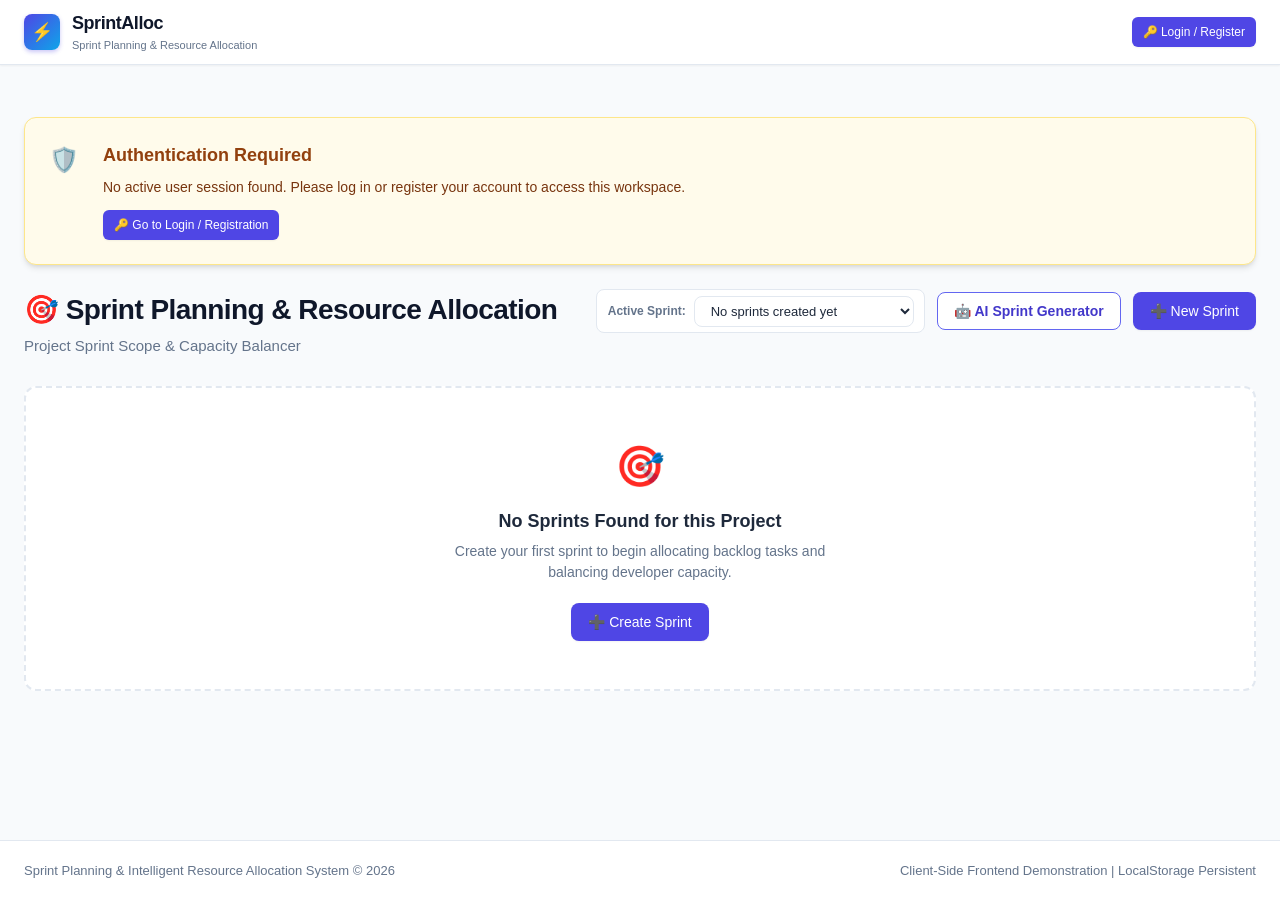
<file: frontend/sprint-planning.html>
<!DOCTYPE html>
<html lang="en">
<head>
  <meta charset="UTF-8">
  <meta name="viewport" content="width=device-width, initial-scale=1.0">
  <title>Sprint Planning &amp; Allocation Board - SprintAlloc</title>
  <link rel="stylesheet" href="css/style.css">
  <link rel="stylesheet" href="css/dashboard.css">
  <link rel="stylesheet" href="css/responsive.css">
</head>
<body>

  <!-- Dynamic Navigation Mount -->
  <div id="navbar-container"></div>

  <!-- Main Container -->
  <main class="container">

    <!-- Page Header & Sprint Picker -->
    <header class="page-header">
      <div class="page-title-group">
        <h1>🎯 Sprint Planning &amp; Resource Allocation</h1>
        <p class="page-subtitle" id="sprint-project-title">Project Sprint Scope &amp; Capacity Balancer</p>
      </div>

      <div class="page-actions">
        <div style="display: flex; align-items: center; gap: 0.5rem; background: #fff; padding: 0.35rem 0.65rem; border: 1px solid var(--border-color); border-radius: var(--radius-md);">
          <span style="font-size: 0.75rem; font-weight: 600; color: var(--text-muted);">Active Sprint:</span>
          <select id="sprint-select" class="nav-select" style="min-width: 220px;"></select>
        </div>

        <a href="ai-sprint-generator.html" class="btn btn-secondary" style="border-color: #6366f1; color: #4338ca; font-weight: 600;">🤖 AI Sprint Generator</a>
        <button class="btn btn-primary" onclick="window.sprintPlanningController.openCreateSprintModal()">
          ➕ New Sprint
        </button>
      </div>
    </header>

    <div id="sprint-board-wrapper">

      <!-- Sprint Banner & Capacity Metrics -->
      <section class="card" style="margin-bottom: 1.5rem; border-top: 4px solid var(--primary);">
        <div style="display: flex; align-items: flex-start; justify-content: space-between; flex-wrap: wrap; gap: 1rem; margin-bottom: 1rem;">
          <div>
            <div style="display: flex; align-items: center; gap: 0.5rem; margin-bottom: 0.25rem;">
              <span id="sprint-status-badge" class="badge badge-active">Active</span>
              <span style="font-size: 0.8125rem; color: var(--text-muted);" id="sprint-dates-display">📅 Oct 16 → Oct 30</span>
            </div>
            <h2 style="font-size: 1.35rem; font-weight: 800; color: var(--slate-900);" id="sprint-name-display">
              Sprint Name
            </h2>
            <p style="font-size: 0.875rem; color: var(--slate-600); margin-top: 0.25rem;" id="sprint-goal-display">
              Sprint goal description...
            </p>
          </div>

          <!-- Sprint Actions -->
          <div style="display: flex; gap: 0.5rem; align-items: center;">
            <button id="sprint-action-btn" class="btn btn-sm btn-success">
              🏁 Complete Sprint
            </button>
          </div>
        </div>

        <!-- Capacity Limits Bars -->
        <div style="display: grid; grid-template-columns: repeat(auto-fit, minmax(280px, 1fr)); gap: 1.5rem; padding-top: 0.875rem; border-top: 1px solid var(--border-subtle);">
          <div>
            <div style="display: flex; justify-content: space-between; font-size: 0.8125rem; margin-bottom: 0.35rem;">
              <span>Committed Story Points vs Capacity</span>
              <strong id="sprint-pts-ratio">0 / 0 SP (0%)</strong>
            </div>
            <div class="progress-bar-container">
              <div class="progress-bar-fill success" id="sprint-pts-fill" style="width: 0%;"></div>
            </div>
          </div>

          <div>
            <div style="display: flex; justify-content: space-between; font-size: 0.8125rem; margin-bottom: 0.35rem;">
              <span>Committed Hours vs Team Capacity</span>
              <strong id="sprint-hrs-ratio">0 / 0 Hours (0%)</strong>
            </div>
            <div class="progress-bar-container">
              <div class="progress-bar-fill success" id="sprint-hrs-fill" style="width: 0%;"></div>
            </div>
          </div>
        </div>

        <!-- Overload Alert Banner -->
        <div id="sprint-capacity-alert" class="alert alert-danger" style="display: none; margin-top: 1rem; margin-bottom: 0; font-size: 0.8125rem;"></div>
      </section>

      <!-- Main Layout: Split Columns & Workload Balancer -->
      <div style="display: grid; grid-template-columns: 2fr 1fr; gap: 1.5rem; align-items: start;">

        <!-- Backlog vs Sprint Scope (2 Columns) -->
        <div class="sprint-split-board">

          <!-- Left Column: Product Backlog -->
          <div class="sprint-column">
            <div class="sprint-column-header">
              <div>
                <strong style="color: var(--slate-900);">📦 Product Backlog</strong>
                <span class="badge badge-todo" id="backlog-count" style="margin-left: 0.35rem;">0</span>
              </div>
              <a href="create-task.html" class="btn btn-sm btn-secondary">+ Task</a>
            </div>
            <div class="sprint-column-body" id="backlog-tasks-container">
              <!-- Dynamic Backlog Tasks -->
            </div>
          </div>

          <!-- Right Column: Current Sprint Scope -->
          <div class="sprint-column" style="border-top: 3px solid var(--primary);">
            <div class="sprint-column-header">
              <div>
                <strong style="color: var(--primary);">🎯 Sprint Commitment</strong>
                <span class="badge badge-active" id="sprint-task-count" style="margin-left: 0.35rem;">0</span>
              </div>
            </div>
            <div class="sprint-column-body" id="sprint-tasks-container">
              <!-- Dynamic Sprint Tasks -->
            </div>
          </div>

        </div>

        <!-- Developer Workload Capacity Summary -->
        <div style="display: flex; flex-direction: column; gap: 1.5rem;">
          <aside class="card">
            <div class="card-header">
              <div>
                <h3 class="card-title" style="font-size: 1rem;">⚖️ Developer Capacity</h3>
                <p class="card-description">Assigned hours in this sprint vs weekly limit</p>
              </div>
            </div>
            <div id="team-workload-container">
              <!-- Dynamic Dev Capacity Meters -->
            </div>
          </aside>

          <!-- Unassigned Developers & Allocation Audit -->
          <aside class="card">
            <div class="card-header">
              <div>
                <h3 class="card-title" style="font-size: 1rem;">👥 Unassigned Developers &amp; Allocation Audit</h3>
                <p class="card-description">Explains why available team members have no sprint assignments</p>
              </div>
            </div>
            <div id="unassigned-developers-container" style="padding: 0.5rem 0;">
              <!-- Dynamic unassigned developer explanations -->
            </div>
          </aside>
        </div>

      </div>

    </div>

  </main>

  <!-- Create Sprint Modal -->
  <div class="modal-backdrop" id="create-sprint-modal">
    <div class="modal-dialog">
      <div class="modal-header">
        <h3 class="modal-title">➕ Create New Sprint</h3>
        <button type="button" class="modal-close" onclick="window.sprintPlanningController.closeCreateSprintModal()">&times;</button>
      </div>
      <form id="new-sprint-form">
        <div class="modal-body">
          <div class="form-group">
            <label class="form-label form-label-required" for="new-sprint-name">Sprint Name</label>
            <input type="text" id="new-sprint-name" class="form-control" placeholder="e.g. Sprint 15: Database Migration" required>
          </div>

          <div class="form-group">
            <label class="form-label" for="new-sprint-goal">Sprint Goal</label>
            <textarea id="new-sprint-goal" class="form-control" rows="2" placeholder="What is the key business or technical outcome of this sprint?"></textarea>
          </div>

          <div class="form-row">
            <div class="form-group">
              <label class="form-label form-label-required" for="new-sprint-start">Start Date</label>
              <input type="date" id="new-sprint-start" class="form-control" required>
            </div>
            <div class="form-group">
              <label class="form-label form-label-required" for="new-sprint-end">End Date</label>
              <input type="date" id="new-sprint-end" class="form-control" required>
            </div>
          </div>

          <div class="form-row">
            <div class="form-group">
              <label class="form-label form-label-required" for="new-sprint-pts">Capacity Target (Story Points)</label>
              <input type="number" id="new-sprint-pts" class="form-control" value="35" min="5" max="200" required>
            </div>
            <div class="form-group">
              <label class="form-label form-label-required" for="new-sprint-hrs">Capacity Target (Hours)</label>
              <input type="number" id="new-sprint-hrs" class="form-control" value="120" min="10" max="600" required>
            </div>
          </div>
        </div>
        <div class="modal-footer">
          <button type="button" class="btn btn-secondary" onclick="window.sprintPlanningController.closeCreateSprintModal()">Cancel</button>
          <button type="submit" class="btn btn-primary">Create Sprint</button>
        </div>
      </form>
    </div>
  </div>

  <!-- Recommendation Explanation Modal -->
  <div class="modal-backdrop" id="rec-modal-backdrop">
    <div class="modal-dialog modal-dialog-lg">
      <div class="modal-header">
        <h3 class="modal-title">🤖 Explainable Resource Allocation Breakdown</h3>
        <button type="button" class="modal-close" onclick="window.sprintPlanningController.closeRecModal()">&times;</button>
      </div>
      <div class="modal-body" id="rec-modal-content">
        <!-- Dynamic Breakdown Content -->
      </div>
      <div class="modal-footer">
        <button type="button" class="btn btn-secondary" onclick="window.sprintPlanningController.closeRecModal()">Close</button>
      </div>
    </div>
  </div>

  <!-- Footer -->
  <footer class="footer">
    <div class="footer-content">
      <span>Sprint Planning &amp; Intelligent Resource Allocation System &copy; 2026</span>
      <span>Client-Side Frontend Demonstration | LocalStorage Persistent</span>
    </div>
  </footer>

  <!-- Scripts -->
  <script src="js/storage.js"></script>
  <script src="js/auth.js"></script>
  <script src="js/navigation.js"></script>
  <script src="js/sprint-planning.js"></script>
  <script>
    document.addEventListener('DOMContentLoaded', () => {
      window.sprintPlanningController.init();
    });
  </script>
</body>
</html>
</file>
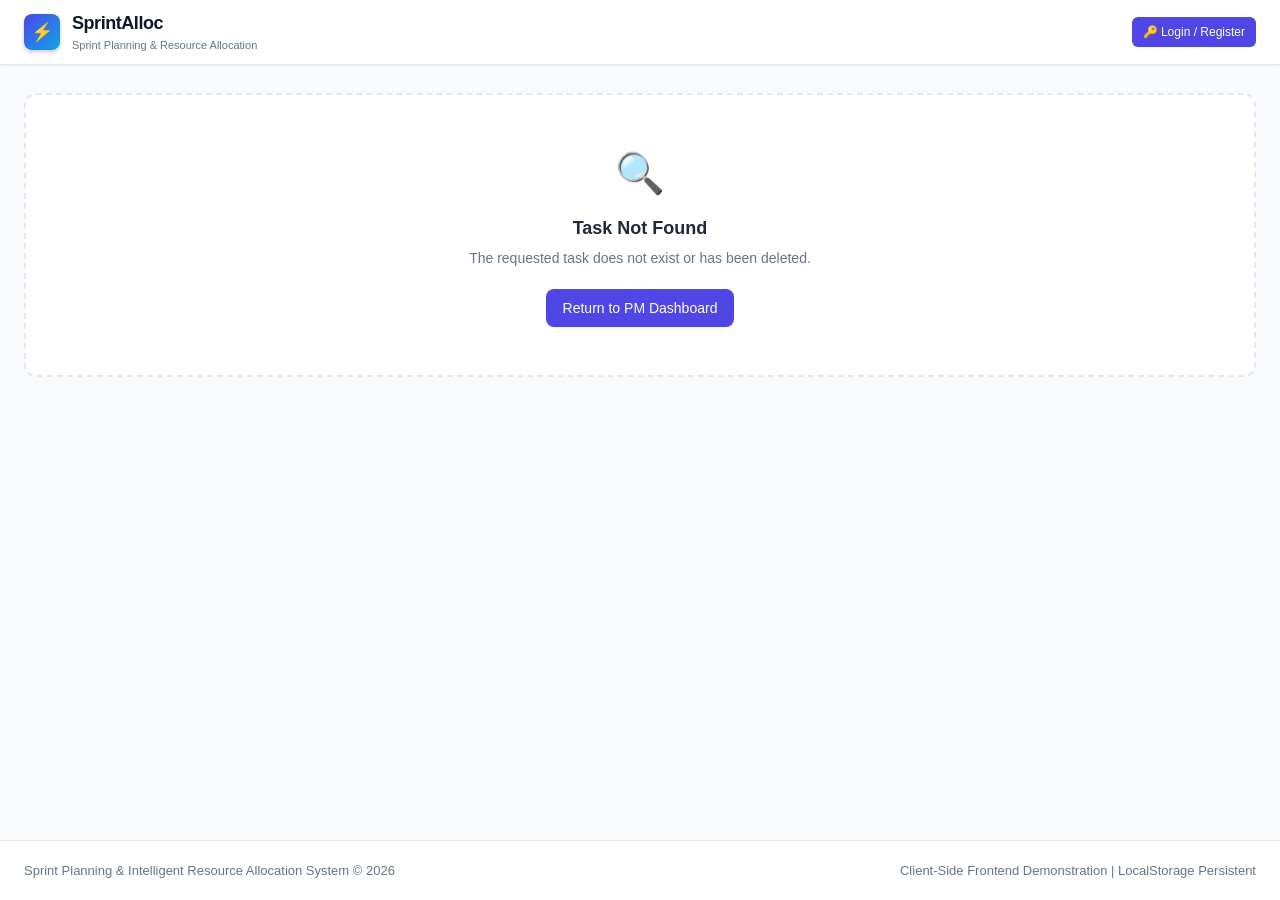
<file: frontend/task-details.html>
<!DOCTYPE html>
<html lang="en">
<head>
  <meta charset="UTF-8">
  <meta name="viewport" content="width=device-width, initial-scale=1.0">
  <title>Task Details &amp; Effort Tracking - SprintAlloc</title>
  <link rel="stylesheet" href="css/style.css">
  <link rel="stylesheet" href="css/dashboard.css">
  <link rel="stylesheet" href="css/responsive.css">
</head>
<body>

  <!-- Dynamic Navigation Mount -->
  <div id="navbar-container"></div>

  <!-- Main Container -->
  <main class="container" id="task-details-main">

    <!-- Page Header & Actions -->
    <header class="page-header">
      <div class="page-title-group">
        <div style="display: flex; align-items: center; gap: 0.5rem; margin-bottom: 0.25rem;">
          <span class="task-id" id="task-badge-id" style="font-size: 0.9375rem;">TSK-101</span>
          <span style="font-size: 0.8125rem; color: var(--text-muted);" id="task-project-name">Project Name</span>
          <span style="color: var(--slate-300);">•</span>
          <span style="font-size: 0.8125rem; color: var(--text-muted);" id="task-sprint-name">Sprint 14</span>
        </div>
        <h1 id="task-title" style="font-size: 1.6rem; font-weight: 800; color: var(--slate-900);">Task Title</h1>
      </div>

      <div class="page-actions">
        <a href="manager.html" class="btn btn-secondary">← Back to Dashboard</a>
        <a href="#" id="btn-edit-task" class="btn btn-primary">✏️ Edit Task</a>
        <button type="button" id="btn-delete-task" class="btn btn-outline-danger">🗑️ Delete</button>
      </div>
    </header>

    <!-- Two-Column Layout -->
    <div style="display: grid; grid-template-columns: 2fr 1fr; gap: 2rem; align-items: start;">

      <!-- Left Column: Description, Skills, and Effort Log -->
      <div>

        <!-- Description Card -->
        <section class="card" style="margin-bottom: 1.5rem;">
          <div class="card-header">
            <h2 class="card-title">📄 Description &amp; Acceptance Criteria</h2>
          </div>
          <p id="task-description" style="font-size: 0.9375rem; color: var(--slate-700); line-height: 1.6; white-space: pre-wrap; margin-bottom: 1.25rem;">
            Loading task description...
          </p>

          <div style="border-top: 1px solid var(--border-subtle); padding-top: 1rem;">
            <div style="font-size: 0.8125rem; font-weight: 600; color: var(--slate-700); margin-bottom: 0.5rem;">
              Required Technical Skills:
            </div>
            <div class="skill-tags-list" id="task-skills-container"></div>
          </div>
        </section>

        <!-- Effort Tracking & Work Logging Card -->
        <section class="card" style="margin-bottom: 1.5rem;">
          <div class="card-header">
            <div>
              <h2 class="card-title">⏱️ Actual Effort Tracking</h2>
              <p class="card-description">Track real hours spent and maintain work progress transparency</p>
            </div>
          </div>

          <!-- Effort Progress Bar -->
          <div style="margin-bottom: 1.5rem; background-color: var(--slate-50); padding: 1rem; border-radius: var(--radius-md); border: 1px solid var(--border-color);">
            <div style="display: flex; justify-content: space-between; font-size: 0.875rem; margin-bottom: 0.5rem;">
              <span>Effort Consumed</span>
              <strong id="effort-ratio-text">0h logged / 0h estimated (0%)</strong>
            </div>
            <div class="progress-bar-container" style="height: 0.75rem;">
              <div class="progress-bar-fill success" id="effort-progress-fill" style="width: 0%;"></div>
            </div>
          </div>

          <!-- Log Effort Form -->
          <form id="log-effort-form" style="background-color: var(--slate-50); border: 1px solid var(--border-color); border-radius: var(--radius-md); padding: 1rem; margin-bottom: 1.5rem;">
            <div style="font-size: 0.875rem; font-weight: 700; color: var(--slate-900); margin-bottom: 0.75rem;">
              ➕ Log New Work Session
            </div>

            <div class="form-row">
              <div class="form-group" style="margin-bottom: 0.75rem;">
                <label class="form-label form-label-required" for="log-hours">Hours Spent</label>
                <input type="number" step="0.5" min="0.5" max="24" id="log-hours" class="form-control" placeholder="e.g. 4" required>
              </div>

              <div class="form-group" style="margin-bottom: 0.75rem;">
                <label class="form-label form-label-required" for="log-date">Date Worked</label>
                <input type="date" id="log-date" class="form-control" required>
              </div>
            </div>

            <div class="form-group" style="margin-bottom: 0.75rem;">
              <label class="form-label" for="log-note">Activity Note / Deliverables</label>
              <input type="text" id="log-note" class="form-control" placeholder="e.g. Finished Dockerfile multi-stage build, verified image size reduced by 60%">
            </div>

            <button type="submit" class="btn btn-sm btn-primary">Save Effort Session</button>
          </form>

          <!-- History Table -->
          <div style="font-size: 0.875rem; font-weight: 700; color: var(--slate-900); margin-bottom: 0.5rem;">
            Work Log History
          </div>
          <div class="table-responsive">
            <table class="table">
              <thead>
                <tr>
                  <th>Date</th>
                  <th>Hours Logged</th>
                  <th>Activity Description</th>
                  <th>Logged By</th>
                </tr>
              </thead>
              <tbody id="worklogs-table-body">
                <!-- Dynamic Log Rows -->
              </tbody>
            </table>
          </div>
        </section>

      </div>

      <!-- Right Column: Status, Assignee, and Risk Explainer -->
      <aside>

        <!-- Status & Properties Card -->
        <section class="card" style="margin-bottom: 1.5rem;">
          <div class="card-header">
            <h3 class="card-title" style="font-size: 1rem;">📌 Task State &amp; Metrics</h3>
          </div>

          <div class="form-group">
            <label class="form-label" for="task-status-select">Current Status</label>
            <select id="task-status-select" class="form-control" style="font-weight: 600;">
              <option value="To Do">To Do</option>
              <option value="In Progress">In Progress</option>
              <option value="Code Review">Code Review</option>
              <option value="Done">Done</option>
            </select>
          </div>

          <div style="display: flex; gap: 0.5rem; flex-wrap: wrap; margin-bottom: 0.75rem;">
            <span id="task-priority-badge" class="badge badge-priority-high">High Priority</span>
            <span id="task-points-badge" class="task-points-badge">5 Story Points</span>
          </div>
        </section>

        <!-- Assignee Card -->
        <section class="card" style="margin-bottom: 1.5rem;">
          <div class="card-header">
            <h3 class="card-title" style="font-size: 1rem;">👤 Assigned Developer</h3>
          </div>
          <div id="task-assignee-card">
            <!-- Dynamic Assignee Details -->
          </div>
        </section>

        <!-- Deadline & Explainable Risk Card -->
        <section class="card">
          <div class="card-header">
            <h3 class="card-title" style="font-size: 1rem;">⏱️ Deadline Risk Assessment</h3>
            <span id="task-risk-badge" class="badge badge-risk-low">On Track</span>
          </div>

          <div style="font-size: 0.8125rem; color: var(--slate-700); margin-bottom: 0.75rem;">
            Deadline: <strong id="task-deadline-text">2026-10-30</strong>
          </div>

          <div class="alert alert-info" style="font-size: 0.75rem; margin-bottom: 0.75rem; line-height: 1.4;">
            <strong style="color: var(--primary);">📐 Transparent Rule Formula:</strong>
            <div class="risk-formula-box">
              Hrem = max(0, Estimated - Actual)<br>
              Havail = DaysRemaining &times; 6h/day<br>
              If Today &gt; Deadline &rarr; OVERDUE<br>
              If Hrem &gt; Havail &rarr; HIGH RISK
            </div>
            <div id="task-risk-reason" style="margin-top: 0.25rem; color: var(--slate-800);">
              Analyzing schedule buffer...
            </div>
          </div>
        </section>

      </aside>

    </div>

  </main>

  <!-- Footer -->
  <footer class="footer">
    <div class="footer-content">
      <span>Sprint Planning &amp; Intelligent Resource Allocation System &copy; 2026</span>
      <span>Client-Side Frontend Demonstration | LocalStorage Persistent</span>
    </div>
  </footer>

  <!-- Scripts -->
  <script src="js/storage.js"></script>
  <script src="js/auth.js"></script>
  <script src="js/navigation.js"></script>
  <script src="js/tasks.js"></script>
  <script>
    document.addEventListener('DOMContentLoaded', () => {
      window.tasksController.initDetailsPage();
    });
  </script>
</body>
</html>
</file>
<file: frontend/css/style.css>
/* Sprint Planning & Intelligent Resource Allocation System
   Main Stylesheet - Design System & Base Components
*/

:root {
  --primary: #4f46e5;
  --primary-hover: #4338ca;
  --primary-light: #eef2ff;
  --primary-dark: #3730a3;

  --secondary: #0ea5e9;
  --secondary-hover: #0284c7;
  --secondary-light: #f0f9ff;

  --success: #10b981;
  --success-hover: #059669;
  --success-light: #ecfdf5;

  --warning: #f59e0b;
  --warning-hover: #d97706;
  --warning-light: #fffbeb;

  --danger: #ef4444;
  --danger-hover: #dc2626;
  --danger-light: #fef2f2;

  --info: #3b82f6;
  --info-light: #eff6ff;

  --purple: #8b5cf6;
  --purple-light: #f5f3ff;

  --slate-50: #f8fafc;
  --slate-100: #f1f5f9;
  --slate-200: #e2e8f0;
  --slate-300: #cbd5e1;
  --slate-400: #94a3b8;
  --slate-500: #64748b;
  --slate-600: #475569;
  --slate-700: #334155;
  --slate-800: #1e293b;
  --slate-900: #0f172a;

  --bg-app: #f8fafc;
  --bg-card: #ffffff;
  --text-main: #0f172a;
  --text-muted: #64748b;
  --text-sub: #475569;
  --border-color: #e2e8f0;
  --border-subtle: #f1f5f9;

  --shadow-sm: 0 1px 2px 0 rgb(0 0 0 / 0.05);
  --shadow-md: 0 4px 6px -1px rgb(0 0 0 / 0.1), 0 2px 4px -2px rgb(0 0 0 / 0.1);
  --shadow-lg: 0 10px 15px -3px rgb(0 0 0 / 0.1), 0 4px 6px -4px rgb(0 0 0 / 0.1);
  --shadow-xl: 0 20px 25px -5px rgb(0 0 0 / 0.1), 0 8px 10px -6px rgb(0 0 0 / 0.1);

  --radius-sm: 0.375rem;
  --radius-md: 0.5rem;
  --radius-lg: 0.75rem;
  --radius-xl: 1rem;
  --radius-full: 9999px;

  --font-family: -apple-system, BlinkMacSystemFont, "Segoe UI", Roboto, "Helvetica Neue", Arial, sans-serif;
  --transition: all 0.2s cubic-bezier(0.4, 0, 0.2, 1);
}

/* Reset and Base */
*, *::before, *::after {
  box-sizing: border-box;
  margin: 0;
  padding: 0;
}

body {
  font-family: var(--font-family);
  background-color: var(--bg-app);
  color: var(--text-main);
  line-height: 1.5;
  min-height: 100vh;
  display: flex;
  flex-direction: column;
}

/* Top Demo Disclaimer Banner */
.demo-banner {
  background: linear-gradient(90deg, #1e293b 0%, #334155 100%);
  color: #f8fafc;
  font-size: 0.8125rem;
  padding: 0.5rem 1rem;
  display: flex;
  align-items: center;
  justify-content: space-between;
  border-bottom: 1px solid rgba(255, 255, 255, 0.1);
}

.demo-banner-content {
  display: flex;
  align-items: center;
  gap: 0.5rem;
  flex-wrap: wrap;
}

.demo-pill {
  background: rgba(239, 68, 68, 0.25);
  color: #fca5a5;
  border: 1px solid rgba(239, 68, 68, 0.4);
  font-size: 0.6875rem;
  font-weight: 700;
  padding: 0.15rem 0.5rem;
  border-radius: var(--radius-full);
  text-transform: uppercase;
  letter-spacing: 0.05em;
}

.demo-banner-close {
  background: none;
  border: none;
  color: #94a3b8;
  cursor: pointer;
  font-size: 1rem;
  padding: 0.25rem;
  line-height: 1;
}

.demo-banner-close:hover {
  color: #ffffff;
}

/* Navbar */
.navbar {
  background-color: #ffffff;
  border-bottom: 1px solid var(--border-color);
  position: sticky;
  top: 0;
  z-index: 40;
  box-shadow: var(--shadow-sm);
}

.nav-container {
  max-width: 1400px;
  margin: 0 auto;
  padding: 0 1.5rem;
  display: flex;
  align-items: center;
  justify-content: space-between;
  height: 4rem;
}

.nav-brand {
  display: flex;
  align-items: center;
  gap: 0.75rem;
  text-decoration: none;
  color: var(--text-main);
}

.brand-icon {
  width: 2.25rem;
  height: 2.25rem;
  background: linear-gradient(135deg, var(--primary) 0%, var(--secondary) 100%);
  color: #ffffff;
  border-radius: var(--radius-md);
  display: flex;
  align-items: center;
  justify-content: center;
  font-weight: 800;
  font-size: 1.125rem;
  box-shadow: 0 2px 4px rgba(79, 70, 229, 0.3);
}

.brand-title {
  font-weight: 700;
  font-size: 1.125rem;
  letter-spacing: -0.025em;
  color: var(--slate-900);
}

.brand-tag {
  font-size: 0.6875rem;
  color: var(--text-muted);
  font-weight: 500;
  display: block;
}

.nav-menu {
  display: flex;
  align-items: center;
  gap: 0.5rem;
  list-style: none;
}

.nav-link {
  display: flex;
  align-items: center;
  gap: 0.375rem;
  padding: 0.5rem 0.875rem;
  font-size: 0.875rem;
  font-weight: 500;
  color: var(--slate-600);
  text-decoration: none;
  border-radius: var(--radius-md);
  transition: var(--transition);
}

.nav-link:hover {
  color: var(--primary);
  background-color: var(--primary-light);
}

.nav-link.active {
  color: var(--primary);
  background-color: var(--primary-light);
  font-weight: 600;
}

.nav-actions {
  display: flex;
  align-items: center;
  gap: 0.875rem;
}

/* User & Role Switcher in Nav */
.user-profile-badge {
  display: flex;
  align-items: center;
  gap: 0.625rem;
  padding: 0.375rem 0.75rem;
  background-color: var(--slate-100);
  border-radius: var(--radius-full);
  border: 1px solid var(--border-color);
  position: relative;
}

.user-avatar {
  width: 1.875rem;
  height: 1.875rem;
  border-radius: var(--radius-full);
  background-color: var(--primary);
  color: #ffffff;
  display: flex;
  align-items: center;
  justify-content: center;
  font-size: 0.75rem;
  font-weight: 700;
}

.user-info {
  display: flex;
  flex-direction: column;
}

.user-name {
  font-size: 0.8125rem;
  font-weight: 600;
  color: var(--slate-800);
  line-height: 1.2;
}

.user-role-tag {
  font-size: 0.6875rem;
  font-weight: 600;
  text-transform: uppercase;
  letter-spacing: 0.04em;
}

.role-admin { color: var(--purple); }
.role-manager { color: var(--primary); }
.role-developer { color: var(--success); }

/* Switcher Selects */
.nav-select-wrapper {
  display: flex;
  align-items: center;
  gap: 0.375rem;
}

.nav-select-label {
  font-size: 0.75rem;
  color: var(--text-muted);
  font-weight: 500;
}

.nav-select {
  padding: 0.375rem 0.75rem;
  font-size: 0.8125rem;
  border-radius: var(--radius-md);
  border: 1px solid var(--border-color);
  background-color: #ffffff;
  color: var(--slate-800);
  font-weight: 500;
  cursor: pointer;
  outline: none;
  transition: var(--transition);
}

.nav-select:hover, .nav-select:focus {
  border-color: var(--primary);
  box-shadow: 0 0 0 2px rgba(79, 70, 229, 0.15);
}

/* Layout container */
.container {
  max-width: 1400px;
  width: 100%;
  margin: 0 auto;
  padding: 1.75rem 1.5rem;
  flex: 1;
}

/* Page Header */
.page-header {
  display: flex;
  align-items: flex-start;
  justify-content: space-between;
  margin-bottom: 1.75rem;
  flex-wrap: wrap;
  gap: 1rem;
}

.page-title-group h1 {
  font-size: 1.75rem;
  font-weight: 700;
  color: var(--slate-900);
  letter-spacing: -0.02em;
  display: flex;
  align-items: center;
  gap: 0.75rem;
}

.page-subtitle {
  color: var(--text-muted);
  font-size: 0.9375rem;
  margin-top: 0.25rem;
}

.page-actions {
  display: flex;
  align-items: center;
  gap: 0.75rem;
  flex-wrap: wrap;
}

/* Buttons */
.btn {
  display: inline-flex;
  align-items: center;
  justify-content: center;
  gap: 0.5rem;
  padding: 0.5rem 1rem;
  font-size: 0.875rem;
  font-weight: 500;
  border-radius: var(--radius-md);
  border: 1px solid transparent;
  cursor: pointer;
  text-decoration: none;
  transition: var(--transition);
  white-space: nowrap;
  line-height: 1.25rem;
}

.btn-primary {
  background-color: var(--primary);
  color: #ffffff;
  box-shadow: var(--shadow-sm);
}

.btn-primary:hover {
  background-color: var(--primary-hover);
}

.btn-secondary {
  background-color: #ffffff;
  border-color: var(--border-color);
  color: var(--slate-700);
}

.btn-secondary:hover {
  background-color: var(--slate-50);
  border-color: var(--slate-300);
  color: var(--slate-900);
}

.btn-success {
  background-color: var(--success);
  color: #ffffff;
}

.btn-success:hover {
  background-color: var(--success-hover);
}

.btn-danger {
  background-color: var(--danger);
  color: #ffffff;
}

.btn-danger:hover {
  background-color: var(--danger-hover);
}

.btn-outline-danger {
  background: transparent;
  border-color: var(--danger);
  color: var(--danger);
}

.btn-outline-danger:hover {
  background-color: var(--danger-light);
}

.btn-sm {
  padding: 0.25rem 0.625rem;
  font-size: 0.75rem;
  border-radius: var(--radius-sm);
}

.btn-lg {
  padding: 0.75rem 1.5rem;
  font-size: 1rem;
  border-radius: var(--radius-lg);
  font-weight: 600;
}

.btn-icon {
  padding: 0.5rem;
  width: 2.25rem;
  height: 2.25rem;
}

/* Cards */
.card {
  background-color: var(--bg-card);
  border: 1px solid var(--border-color);
  border-radius: var(--radius-lg);
  box-shadow: var(--shadow-sm);
  padding: 1.25rem;
  transition: var(--transition);
}

.card:hover {
  box-shadow: var(--shadow-md);
}

.card-header {
  display: flex;
  align-items: center;
  justify-content: space-between;
  margin-bottom: 1rem;
  padding-bottom: 0.75rem;
  border-bottom: 1px solid var(--border-subtle);
}

.card-title {
  font-size: 1.0625rem;
  font-weight: 600;
  color: var(--slate-900);
  display: flex;
  align-items: center;
  gap: 0.5rem;
}

.card-description {
  font-size: 0.8125rem;
  color: var(--text-muted);
  margin-top: 0.2rem;
}

/* Badges */
.badge {
  display: inline-flex;
  align-items: center;
  gap: 0.25rem;
  padding: 0.2rem 0.55rem;
  border-radius: var(--radius-full);
  font-size: 0.75rem;
  font-weight: 600;
  line-height: 1;
  text-transform: capitalize;
}

/* Status Badges */
.badge-todo {
  background-color: var(--slate-100);
  color: var(--slate-700);
  border: 1px solid var(--slate-300);
}

.badge-in-progress {
  background-color: var(--info-light);
  color: var(--info);
  border: 1px solid #bfdbfe;
}

.badge-code-review {
  background-color: var(--purple-light);
  color: var(--purple);
  border: 1px solid #ddd6fe;
}

.badge-done {
  background-color: var(--success-light);
  color: var(--success);
  border: 1px solid #a7f3d0;
}

.badge-active {
  background-color: var(--success-light);
  color: var(--success);
  border: 1px solid #a7f3d0;
}

.badge-archived {
  background-color: var(--slate-100);
  color: var(--slate-500);
  border: 1px solid var(--slate-200);
}

/* Priority Badges */
.badge-priority-low {
  background-color: var(--slate-100);
  color: var(--slate-600);
}

.badge-priority-medium {
  background-color: var(--secondary-light);
  color: var(--secondary-hover);
}

.badge-priority-high {
  background-color: var(--warning-light);
  color: #b45309;
}

.badge-priority-urgent {
  background-color: var(--danger-light);
  color: var(--danger);
  font-weight: 700;
  animation: pulse 2s infinite;
}

/* Risk Badges */
.badge-risk-low {
  background-color: var(--success-light);
  color: var(--success);
}

.badge-risk-medium {
  background-color: var(--warning-light);
  color: #b45309;
}

.badge-risk-high {
  background-color: #fee2e2;
  color: #b91c1c;
  font-weight: 700;
}

.badge-risk-overdue {
  background-color: #ef4444;
  color: #ffffff;
  font-weight: 700;
}

/* Skill Tags */
.skill-tag {
  display: inline-flex;
  align-items: center;
  gap: 0.25rem;
  padding: 0.2rem 0.5rem;
  background-color: var(--slate-100);
  color: var(--slate-700);
  border-radius: var(--radius-sm);
  font-size: 0.6875rem;
  font-weight: 600;
  border: 1px solid var(--border-color);
}

.skill-tag.matched {
  background-color: #ecfdf5;
  color: #065f46;
  border-color: #a7f3d0;
}

.skill-tag.missing {
  background-color: #fef2f2;
  color: #991b1b;
  border-color: #fecaca;
}

.skill-tags-list {
  display: flex;
  flex-wrap: wrap;
  gap: 0.375rem;
}

/* Forms */
.form-group {
  margin-bottom: 1.25rem;
}

.form-label {
  display: block;
  font-size: 0.875rem;
  font-weight: 600;
  color: var(--slate-700);
  margin-bottom: 0.375rem;
}

.form-label-required::after {
  content: " *";
  color: var(--danger);
}

.form-control {
  width: 100%;
  padding: 0.625rem 0.875rem;
  font-size: 0.875rem;
  border-radius: var(--radius-md);
  border: 1px solid var(--border-color);
  background-color: #ffffff;
  color: var(--slate-800);
  transition: var(--transition);
  font-family: inherit;
}

.form-control:focus {
  outline: none;
  border-color: var(--primary);
  box-shadow: 0 0 0 3px rgba(79, 70, 229, 0.15);
}

.form-control:disabled {
  background-color: var(--slate-100);
  color: var(--slate-500);
  cursor: not-allowed;
}

textarea.form-control {
  resize: vertical;
  min-height: 5rem;
}

.form-text {
  font-size: 0.75rem;
  color: var(--text-muted);
  margin-top: 0.375rem;
}

.form-row {
  display: grid;
  grid-template-columns: repeat(auto-fit, minmax(220px, 1fr));
  gap: 1rem;
}

/* Tables */
.table-responsive {
  width: 100%;
  overflow-x: auto;
  border-radius: var(--radius-md);
}

.table {
  width: 100%;
  border-collapse: collapse;
  text-align: left;
  font-size: 0.875rem;
}

.table th {
  background-color: var(--slate-50);
  color: var(--slate-600);
  font-weight: 600;
  padding: 0.75rem 1rem;
  border-bottom: 1px solid var(--border-color);
  white-space: nowrap;
}

.table td {
  padding: 0.875rem 1rem;
  border-bottom: 1px solid var(--border-color);
  color: var(--slate-700);
  vertical-align: middle;
}

.table tbody tr:hover {
  background-color: var(--slate-50);
}

/* Modals */
.modal-backdrop {
  position: fixed;
  inset: 0;
  background-color: rgba(15, 23, 42, 0.6);
  backdrop-filter: blur(2px);
  display: flex;
  align-items: center;
  justify-content: center;
  z-index: 50;
  padding: 1.5rem;
  opacity: 0;
  visibility: hidden;
  transition: all 0.2s ease;
}

.modal-backdrop.show {
  opacity: 1;
  visibility: visible;
}

.modal-dialog {
  background-color: #ffffff;
  border-radius: var(--radius-lg);
  box-shadow: var(--shadow-xl);
  width: 100%;
  max-width: 600px;
  max-height: 90vh;
  display: flex;
  flex-direction: column;
  transform: scale(0.95);
  transition: transform 0.2s ease;
  overflow: hidden;
}

.modal-backdrop.show .modal-dialog {
  transform: scale(1);
}

.modal-dialog-lg {
  max-width: 800px;
}

.modal-header {
  padding: 1.25rem 1.5rem;
  border-bottom: 1px solid var(--border-color);
  display: flex;
  align-items: center;
  justify-content: space-between;
}

.modal-title {
  font-size: 1.125rem;
  font-weight: 700;
  color: var(--slate-900);
}

.modal-close {
  background: none;
  border: none;
  font-size: 1.25rem;
  color: var(--slate-400);
  cursor: pointer;
  padding: 0.25rem;
  line-height: 1;
  border-radius: var(--radius-sm);
  transition: var(--transition);
}

.modal-close:hover {
  color: var(--slate-700);
  background-color: var(--slate-100);
}

.modal-body {
  padding: 1.5rem;
  overflow-y: auto;
}

.modal-footer {
  padding: 1rem 1.5rem;
  border-top: 1px solid var(--border-color);
  display: flex;
  align-items: center;
  justify-content: flex-end;
  gap: 0.75rem;
  background-color: var(--slate-50);
}

/* Toast Notifications */
#toast-container {
  position: fixed;
  bottom: 1.5rem;
  right: 1.5rem;
  z-index: 9999;
  display: flex;
  flex-direction: column;
  gap: 0.75rem;
  pointer-events: none;
}

.toast {
  pointer-events: auto;
  min-width: 300px;
  max-width: 420px;
  background-color: #ffffff;
  border-radius: var(--radius-md);
  box-shadow: var(--shadow-xl);
  padding: 0.875rem 1.25rem;
  display: flex;
  align-items: flex-start;
  gap: 0.75rem;
  border-left: 4px solid var(--primary);
  transform: translateY(20px);
  opacity: 0;
  transition: all 0.3s cubic-bezier(0.16, 1, 0.3, 1);
}

.toast.show {
  transform: translateY(0);
  opacity: 1;
}

.toast-icon {
  font-size: 1.125rem;
  line-height: 1.2;
}

.toast-body {
  flex: 1;
}

.toast-title {
  font-weight: 600;
  font-size: 0.875rem;
  color: var(--slate-900);
}

.toast-message {
  font-size: 0.8125rem;
  color: var(--slate-600);
  margin-top: 0.125rem;
}

.toast-success { border-color: var(--success); }
.toast-success .toast-icon { color: var(--success); }

.toast-danger { border-color: var(--danger); }
.toast-danger .toast-icon { color: var(--danger); }

.toast-warning { border-color: var(--warning); }
.toast-warning .toast-icon { color: var(--warning); }

.toast-info { border-color: var(--info); }
.toast-info .toast-icon { color: var(--info); }

/* Alert Boxes */
.alert {
  padding: 0.875rem 1rem;
  border-radius: var(--radius-md);
  font-size: 0.875rem;
  margin-bottom: 1rem;
  display: flex;
  align-items: flex-start;
  gap: 0.75rem;
}

.alert-warning {
  background-color: #fffbeb;
  border: 1px solid #fde68a;
  color: #92400e;
}

.alert-danger {
  background-color: #fef2f2;
  border: 1px solid #fecaca;
  color: #991b1b;
}

.alert-info {
  background-color: #eff6ff;
  border: 1px solid #bfdbfe;
  color: #1e40af;
}

.alert-success {
  background-color: #ecfdf5;
  border: 1px solid #a7f3d0;
  color: #065f46;
}

/* Empty States */
.empty-state {
  text-align: center;
  padding: 3rem 1.5rem;
  background-color: #ffffff;
  border: 2px dashed var(--border-color);
  border-radius: var(--radius-lg);
}

.empty-state-icon {
  font-size: 2.5rem;
  color: var(--slate-400);
  margin-bottom: 0.75rem;
}

.empty-state-title {
  font-size: 1.125rem;
  font-weight: 600;
  color: var(--slate-800);
  margin-bottom: 0.375rem;
}

.empty-state-text {
  font-size: 0.875rem;
  color: var(--text-muted);
  max-width: 400px;
  margin: 0 auto 1.25rem;
}

/* Footer */
.footer {
  margin-top: auto;
  background-color: #ffffff;
  border-top: 1px solid var(--border-color);
  padding: 1.25rem 1.5rem;
  font-size: 0.8125rem;
  color: var(--text-muted);
  text-align: center;
}

.footer-content {
  max-width: 1400px;
  margin: 0 auto;
  display: flex;
  align-items: center;
  justify-content: space-between;
  flex-wrap: wrap;
  gap: 0.75rem;
}

/* Progress bar */
.progress-bar-container {
  width: 100%;
  background-color: var(--slate-100);
  border-radius: var(--radius-full);
  height: 0.625rem;
  overflow: hidden;
}

.progress-bar-fill {
  height: 100%;
  background-color: var(--primary);
  border-radius: var(--radius-full);
  transition: width 0.3s ease;
}

.progress-bar-fill.success { background-color: var(--success); }
.progress-bar-fill.warning { background-color: var(--warning); }
.progress-bar-fill.danger { background-color: var(--danger); }

/* Animation */
@keyframes pulse {
  0%, 100% { opacity: 1; }
  50% { opacity: 0.6; }
}

/* Responsive */
@media (max-width: 992px) {
  .nav-container {
    height: auto;
    padding: 0.75rem 1rem;
    flex-wrap: wrap;
    gap: 0.75rem;
  }
  .nav-menu {
    order: 3;
    width: 100%;
    overflow-x: auto;
    padding-bottom: 0.25rem;
  }
}

@media (max-width: 768px) {
  .page-header {
    flex-direction: column;
    align-items: stretch;
  }
  .page-actions {
    justify-content: flex-start;
  }
}
</file>
<file: frontend/css/dashboard.css>
/* Sprint Planning & Intelligent Resource Allocation System
   Dashboard & Special Component Stylesheet
*/

/* Metrics Grid */
.metrics-grid {
  display: grid;
  grid-template-columns: repeat(auto-fit, minmax(220px, 1fr));
  gap: 1.25rem;
  margin-bottom: 1.75rem;
}

.metric-card {
  background: #ffffff;
  border: 1px solid var(--border-color);
  border-radius: var(--radius-lg);
  padding: 1.25rem;
  display: flex;
  align-items: flex-start;
  justify-content: space-between;
  box-shadow: var(--shadow-sm);
  position: relative;
  overflow: hidden;
  transition: var(--transition);
}

.metric-card:hover {
  transform: translateY(-2px);
  box-shadow: var(--shadow-md);
}

.metric-card::before {
  content: '';
  position: absolute;
  top: 0;
  left: 0;
  right: 0;
  height: 3px;
  background: var(--slate-300);
}

.metric-card.primary::before { background: var(--primary); }
.metric-card.success::before { background: var(--success); }
.metric-card.warning::before { background: var(--warning); }
.metric-card.danger::before { background: var(--danger); }
.metric-card.purple::before { background: var(--purple); }
.metric-card.info::before { background: var(--secondary); }

.metric-info {
  display: flex;
  flex-direction: column;
}

.metric-label {
  font-size: 0.8125rem;
  font-weight: 600;
  color: var(--text-muted);
  text-transform: uppercase;
  letter-spacing: 0.04em;
  margin-bottom: 0.25rem;
}

.metric-value {
  font-size: 1.875rem;
  font-weight: 800;
  color: var(--slate-900);
  line-height: 1.1;
  letter-spacing: -0.03em;
}

.metric-sub {
  font-size: 0.75rem;
  color: var(--slate-500);
  margin-top: 0.375rem;
  display: flex;
  align-items: center;
  gap: 0.25rem;
}

.metric-icon-wrap {
  width: 2.75rem;
  height: 2.75rem;
  border-radius: var(--radius-md);
  display: flex;
  align-items: center;
  justify-content: center;
  font-size: 1.25rem;
  flex-shrink: 0;
}

.metric-icon-wrap.primary { background-color: var(--primary-light); color: var(--primary); }
.metric-icon-wrap.success { background-color: var(--success-light); color: var(--success); }
.metric-icon-wrap.warning { background-color: var(--warning-light); color: var(--warning-hover); }
.metric-icon-wrap.danger { background-color: var(--danger-light); color: var(--danger); }
.metric-icon-wrap.purple { background-color: var(--purple-light); color: var(--purple); }
.metric-icon-wrap.info { background-color: var(--secondary-light); color: var(--secondary-hover); }

/* Charts Grid */
.charts-grid {
  display: grid;
  grid-template-columns: repeat(auto-fit, minmax(420px, 1fr));
  gap: 1.5rem;
  margin-bottom: 1.75rem;
}

.chart-card {
  background-color: var(--bg-card);
  border: 1px solid var(--border-color);
  border-radius: var(--radius-lg);
  padding: 1.25rem;
  box-shadow: var(--shadow-sm);
  display: flex;
  flex-direction: column;
}

.chart-container {
  position: relative;
  height: 280px;
  width: 100%;
}

.chart-container.tall {
  height: 350px;
}

/* Developer Workload Capacity Meters */
.workload-item {
  padding: 0.875rem;
  background-color: var(--slate-50);
  border: 1px solid var(--border-color);
  border-radius: var(--radius-md);
  margin-bottom: 0.75rem;
  transition: var(--transition);
}

.workload-item:last-child {
  margin-bottom: 0;
}

.workload-item.is-overloaded {
  background-color: #fef2f2;
  border-color: #fca5a5;
}

.workload-header {
  display: flex;
  align-items: center;
  justify-content: space-between;
  margin-bottom: 0.5rem;
}

.workload-dev {
  display: flex;
  align-items: center;
  gap: 0.625rem;
}

.workload-name {
  font-size: 0.875rem;
  font-weight: 600;
  color: var(--slate-900);
}

.workload-title {
  font-size: 0.75rem;
  color: var(--text-muted);
}

.workload-stats {
  font-size: 0.8125rem;
  font-weight: 600;
}

.workload-meter {
  height: 0.625rem;
  background-color: var(--slate-200);
  border-radius: var(--radius-full);
  overflow: hidden;
  position: relative;
}

.workload-fill {
  height: 100%;
  border-radius: var(--radius-full);
  transition: width 0.3s ease;
}

.workload-fill.normal { background-color: var(--success); }
.workload-fill.moderate { background-color: var(--warning); }
.workload-fill.overload {
  background-color: var(--danger);
  background-image: linear-gradient(45deg, rgba(255, 255, 255, 0.25) 25%, transparent 25%, transparent 50%, rgba(255, 255, 255, 0.25) 50%, rgba(255, 255, 255, 0.25) 75%, transparent 75%, transparent);
  background-size: 1rem 1rem;
  animation: stripe-move 1s linear infinite;
}

@keyframes stripe-move {
  0% { background-position: 0 0; }
  100% { background-position: 1rem 0; }
}

.workload-alert-badge {
  display: inline-flex;
  align-items: center;
  gap: 0.25rem;
  font-size: 0.6875rem;
  font-weight: 700;
  color: var(--danger);
  background: #fee2e2;
  border: 1px solid #fca5a5;
  padding: 0.15rem 0.45rem;
  border-radius: var(--radius-sm);
  margin-top: 0.375rem;
}

/* Intelligent Recommendation Cards & Panels */
.recommendation-panel {
  background: linear-gradient(180deg, #f8fafc 0%, #ffffff 100%);
  border: 1px solid var(--border-color);
  border-radius: var(--radius-lg);
  padding: 1.25rem;
  margin-top: 1rem;
}

.rec-title-bar {
  display: flex;
  align-items: center;
  justify-content: space-between;
  margin-bottom: 0.875rem;
}

.rec-badge-label {
  display: inline-flex;
  align-items: center;
  gap: 0.375rem;
  font-size: 0.75rem;
  font-weight: 700;
  color: var(--primary);
  background-color: var(--primary-light);
  padding: 0.25rem 0.625rem;
  border-radius: var(--radius-full);
}

.rec-candidates-list {
  display: flex;
  flex-direction: column;
  gap: 0.75rem;
}

.rec-card {
  border: 1px solid var(--border-color);
  border-radius: var(--radius-md);
  padding: 1rem;
  background-color: #ffffff;
  display: flex;
  flex-direction: column;
  gap: 0.75rem;
  transition: var(--transition);
}

.rec-card:hover {
  border-color: var(--primary);
  box-shadow: var(--shadow-sm);
}

.rec-card.top-match {
  border-color: var(--primary);
  background-color: #faf5ff;
}

.rec-card-header {
  display: flex;
  align-items: center;
  justify-content: space-between;
}

.rec-dev-info {
  display: flex;
  align-items: center;
  gap: 0.625rem;
}

.rec-score-pill {
  font-size: 1rem;
  font-weight: 800;
  padding: 0.35rem 0.75rem;
  border-radius: var(--radius-md);
  color: #ffffff;
}

.rec-score-pill.high { background: linear-gradient(135deg, #10b981 0%, #059669 100%); }
.rec-score-pill.medium { background: linear-gradient(135deg, #f59e0b 0%, #d97706 100%); }
.rec-score-pill.low { background: linear-gradient(135deg, #94a3b8 0%, #64748b 100%); }
.rec-score-pill.danger { background: linear-gradient(135deg, #ef4444 0%, #dc2626 100%); }

.rec-breakdown {
  display: grid;
  grid-template-columns: repeat(auto-fit, minmax(130px, 1fr));
  gap: 0.5rem;
  background-color: #ffffff;
  padding: 0.625rem;
  border-radius: var(--radius-sm);
  border: 1px solid var(--border-subtle);
  font-size: 0.75rem;
}

.rec-factor {
  display: flex;
  flex-direction: column;
}

.rec-factor-name {
  color: var(--text-muted);
  font-weight: 500;
}

.rec-factor-val {
  font-weight: 700;
  color: var(--slate-800);
}

/* Sprint Planning Split Board */
.sprint-split-board {
  display: grid;
  grid-template-columns: 1fr 1fr;
  gap: 1.5rem;
  align-items: start;
}

@media (max-width: 900px) {
  .sprint-split-board {
    grid-template-columns: 1fr;
  }
}

.sprint-column {
  background-color: #ffffff;
  border: 1px solid var(--border-color);
  border-radius: var(--radius-lg);
  display: flex;
  flex-direction: column;
  min-height: 480px;
  box-shadow: var(--shadow-sm);
}

.sprint-column-header {
  padding: 1rem 1.25rem;
  border-bottom: 1px solid var(--border-color);
  background-color: var(--slate-50);
  border-top-left-radius: var(--radius-lg);
  border-top-right-radius: var(--radius-lg);
  display: flex;
  align-items: center;
  justify-content: space-between;
}

.sprint-column-body {
  padding: 1rem;
  display: flex;
  flex-direction: column;
  gap: 0.875rem;
  flex: 1;
}

/* Task Item Card */
.task-card {
  background-color: #ffffff;
  border: 1px solid var(--border-color);
  border-radius: var(--radius-md);
  padding: 0.875rem 1rem;
  box-shadow: var(--shadow-sm);
  transition: var(--transition);
  position: relative;
}

.task-card:hover {
  border-color: var(--slate-300);
  box-shadow: var(--shadow-md);
}

.task-card-header {
  display: flex;
  align-items: center;
  justify-content: space-between;
  margin-bottom: 0.5rem;
}

.task-id {
  font-size: 0.75rem;
  font-weight: 700;
  color: var(--text-muted);
  font-family: monospace;
}

.task-title {
  font-size: 0.9375rem;
  font-weight: 600;
  color: var(--slate-900);
  margin-bottom: 0.5rem;
  line-height: 1.35;
}

.task-card-meta {
  display: flex;
  align-items: center;
  justify-content: space-between;
  flex-wrap: wrap;
  gap: 0.5rem;
  padding-top: 0.625rem;
  border-top: 1px solid var(--border-subtle);
  font-size: 0.75rem;
  color: var(--text-muted);
}

.task-points-badge {
  background-color: var(--slate-100);
  color: var(--slate-700);
  font-weight: 700;
  padding: 0.15rem 0.45rem;
  border-radius: var(--radius-sm);
  font-size: 0.75rem;
}

/* Kanban Board Columns */
.kanban-board {
  display: grid;
  grid-template-columns: repeat(4, 1fr);
  gap: 1.25rem;
  margin-top: 1rem;
}

@media (max-width: 1024px) {
  .kanban-board {
    grid-template-columns: repeat(2, 1fr);
  }
}

@media (max-width: 640px) {
  .kanban-board {
    grid-template-columns: 1fr;
  }
}

.kanban-column {
  background-color: var(--slate-100);
  border-radius: var(--radius-lg);
  padding: 1rem;
  display: flex;
  flex-direction: column;
  min-height: 500px;
}

.kanban-column-header {
  display: flex;
  align-items: center;
  justify-content: space-between;
  margin-bottom: 1rem;
  font-size: 0.875rem;
  font-weight: 700;
  color: var(--slate-700);
}

.kanban-cards {
  display: flex;
  flex-direction: column;
  gap: 0.75rem;
  flex: 1;
}

/* Risk Analysis Details Widget */
.risk-explainer-card {
  background-color: var(--slate-50);
  border: 1px solid var(--border-color);
  border-radius: var(--radius-md);
  padding: 1rem;
  margin-top: 1rem;
}

.risk-formula-box {
  background-color: #ffffff;
  border: 1px solid var(--border-color);
  border-radius: var(--radius-sm);
  padding: 0.75rem;
  font-family: monospace;
  font-size: 0.8125rem;
  color: var(--slate-800);
  margin: 0.5rem 0;
}

/* Filter Bar */
.filter-bar {
  display: flex;
  align-items: center;
  gap: 0.75rem;
  margin-bottom: 1.25rem;
  flex-wrap: wrap;
  background-color: #ffffff;
  padding: 0.75rem 1rem;
  border: 1px solid var(--border-color);
  border-radius: var(--radius-md);
}

.filter-group {
  display: flex;
  align-items: center;
  gap: 0.375rem;
}

.filter-label {
  font-size: 0.8125rem;
  color: var(--text-muted);
  font-weight: 500;
  white-space: nowrap;
}

.search-input-wrap {
  position: relative;
  flex: 1;
  min-width: 200px;
}

.search-input {
  width: 100%;
  padding: 0.45rem 0.75rem 0.45rem 2rem;
  font-size: 0.8125rem;
  border-radius: var(--radius-md);
  border: 1px solid var(--border-color);
  outline: none;
}

.search-input:focus {
  border-color: var(--primary);
}

.search-icon {
  position: absolute;
  left: 0.65rem;
  top: 50%;
  transform: translateY(-50%);
  color: var(--slate-400);
  font-size: 0.875rem;
}
</file>
<file: frontend/css/responsive.css>
/* Sprint Planning & Intelligent Resource Allocation System
   Responsive Stylesheet - Breakpoints & Mobile Optimization
*/

/* Large Desktops / TVs (> 1440px) */
@media (min-width: 1441px) {
  .container {
    max-width: 1520px;
  }
}

/* Standard Laptops & Tablets Landscape (992px to 1200px) */
@media (max-width: 1200px) {
  .metrics-grid {
    grid-template-columns: repeat(2, 1fr);
  }

  .charts-grid {
    grid-template-columns: 1fr;
  }
}

/* Tablets Portrait & Medium Screens (768px to 991px) */
@media (max-width: 991px) {
  .nav-container {
    height: auto;
    padding: 0.75rem 1rem;
    flex-wrap: wrap;
    gap: 0.75rem;
  }

  .nav-menu {
    order: 3;
    width: 100%;
    overflow-x: auto;
    padding-bottom: 0.35rem;
    border-top: 1px solid var(--border-subtle);
    padding-top: 0.5rem;
  }

  .nav-actions {
    flex-wrap: wrap;
    gap: 0.5rem;
  }

  .sprint-split-board {
    grid-template-columns: 1fr;
  }

  .page-header {
    flex-direction: column;
    align-items: flex-start;
  }

  .page-actions {
    width: 100%;
    justify-content: flex-start;
  }

  .chart-container {
    height: 250px;
  }

  .chart-container.tall {
    height: 300px;
  }
}

/* Mobile Devices (< 768px) */
@media (max-width: 767px) {
  .container {
    padding: 1rem 0.875rem;
  }

  .metrics-grid {
    grid-template-columns: 1fr;
    gap: 0.875rem;
  }

  .metric-card {
    padding: 1rem;
  }

  .metric-value {
    font-size: 1.5rem;
  }

  .card {
    padding: 1rem;
  }

  .filter-bar {
    flex-direction: column;
    align-items: stretch;
    gap: 0.625rem;
  }

  .filter-group {
    width: 100%;
    justify-content: space-between;
  }

  .filter-group select,
  .filter-group .form-control {
    flex: 1;
  }

  .search-input-wrap {
    width: 100%;
  }

  .form-row {
    grid-template-columns: 1fr;
    gap: 0.75rem;
  }

  .modal-dialog {
    margin: 0.75rem;
    max-height: 94vh;
  }

  .modal-body {
    padding: 1rem;
  }

  .modal-footer {
    padding: 0.75rem 1rem;
  }

  .table th,
  .table td {
    padding: 0.625rem 0.75rem;
    font-size: 0.8125rem;
  }

  .rec-card-header {
    flex-direction: column;
    align-items: flex-start;
    gap: 0.75rem;
  }

  .rec-score-pill {
    align-self: flex-start;
  }

  .rec-breakdown {
    grid-template-columns: 1fr;
  }

  .user-profile-badge {
    padding: 0.25rem 0.5rem;
  }

  .user-name {
    display: none;
  }

  .nav-select-wrapper {
    width: 100%;
  }

  .nav-select {
    width: 100%;
  }
}

/* Extra Small Phones (< 480px) */
@media (max-width: 480px) {
  .brand-title {
    font-size: 1rem;
  }

  .brand-tag {
    display: none;
  }

  .btn {
    padding: 0.4rem 0.75rem;
    font-size: 0.8125rem;
  }

  .btn-lg {
    padding: 0.6rem 1rem;
    font-size: 0.875rem;
  }
}
</file>
